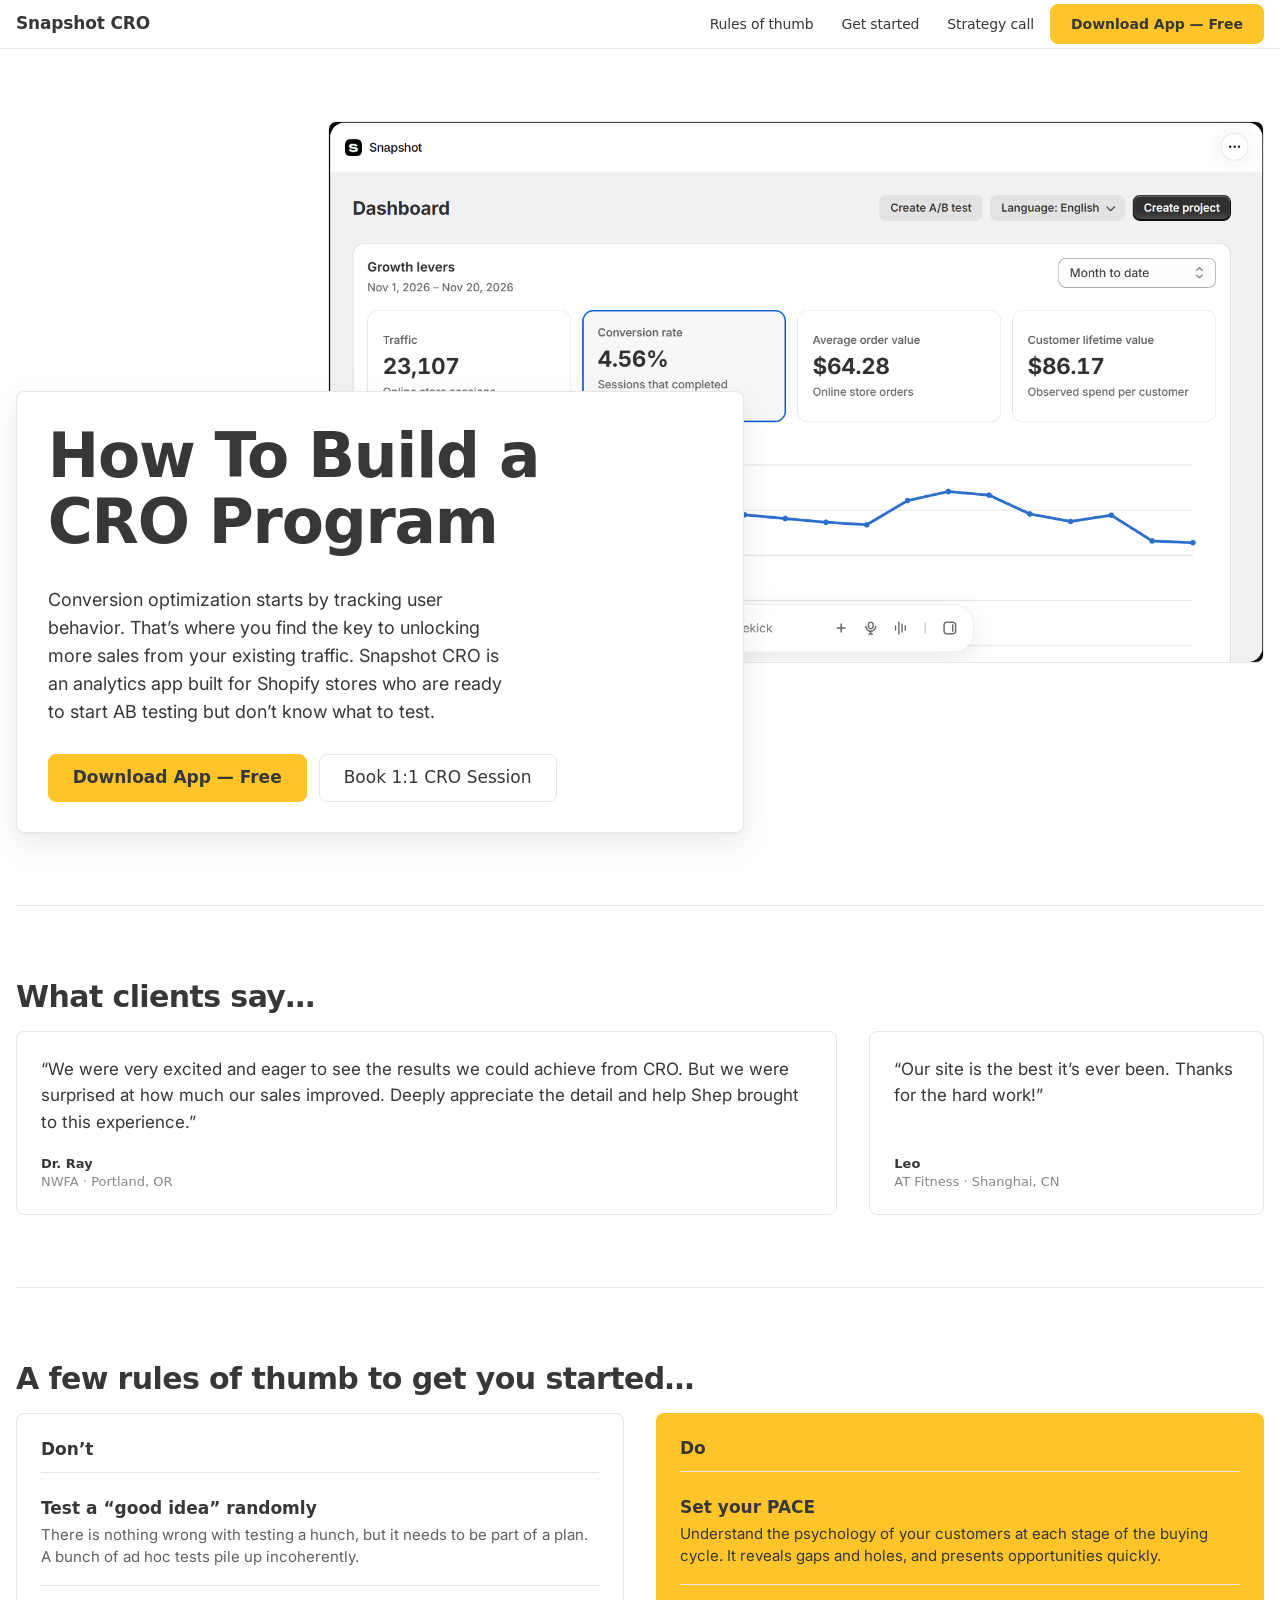
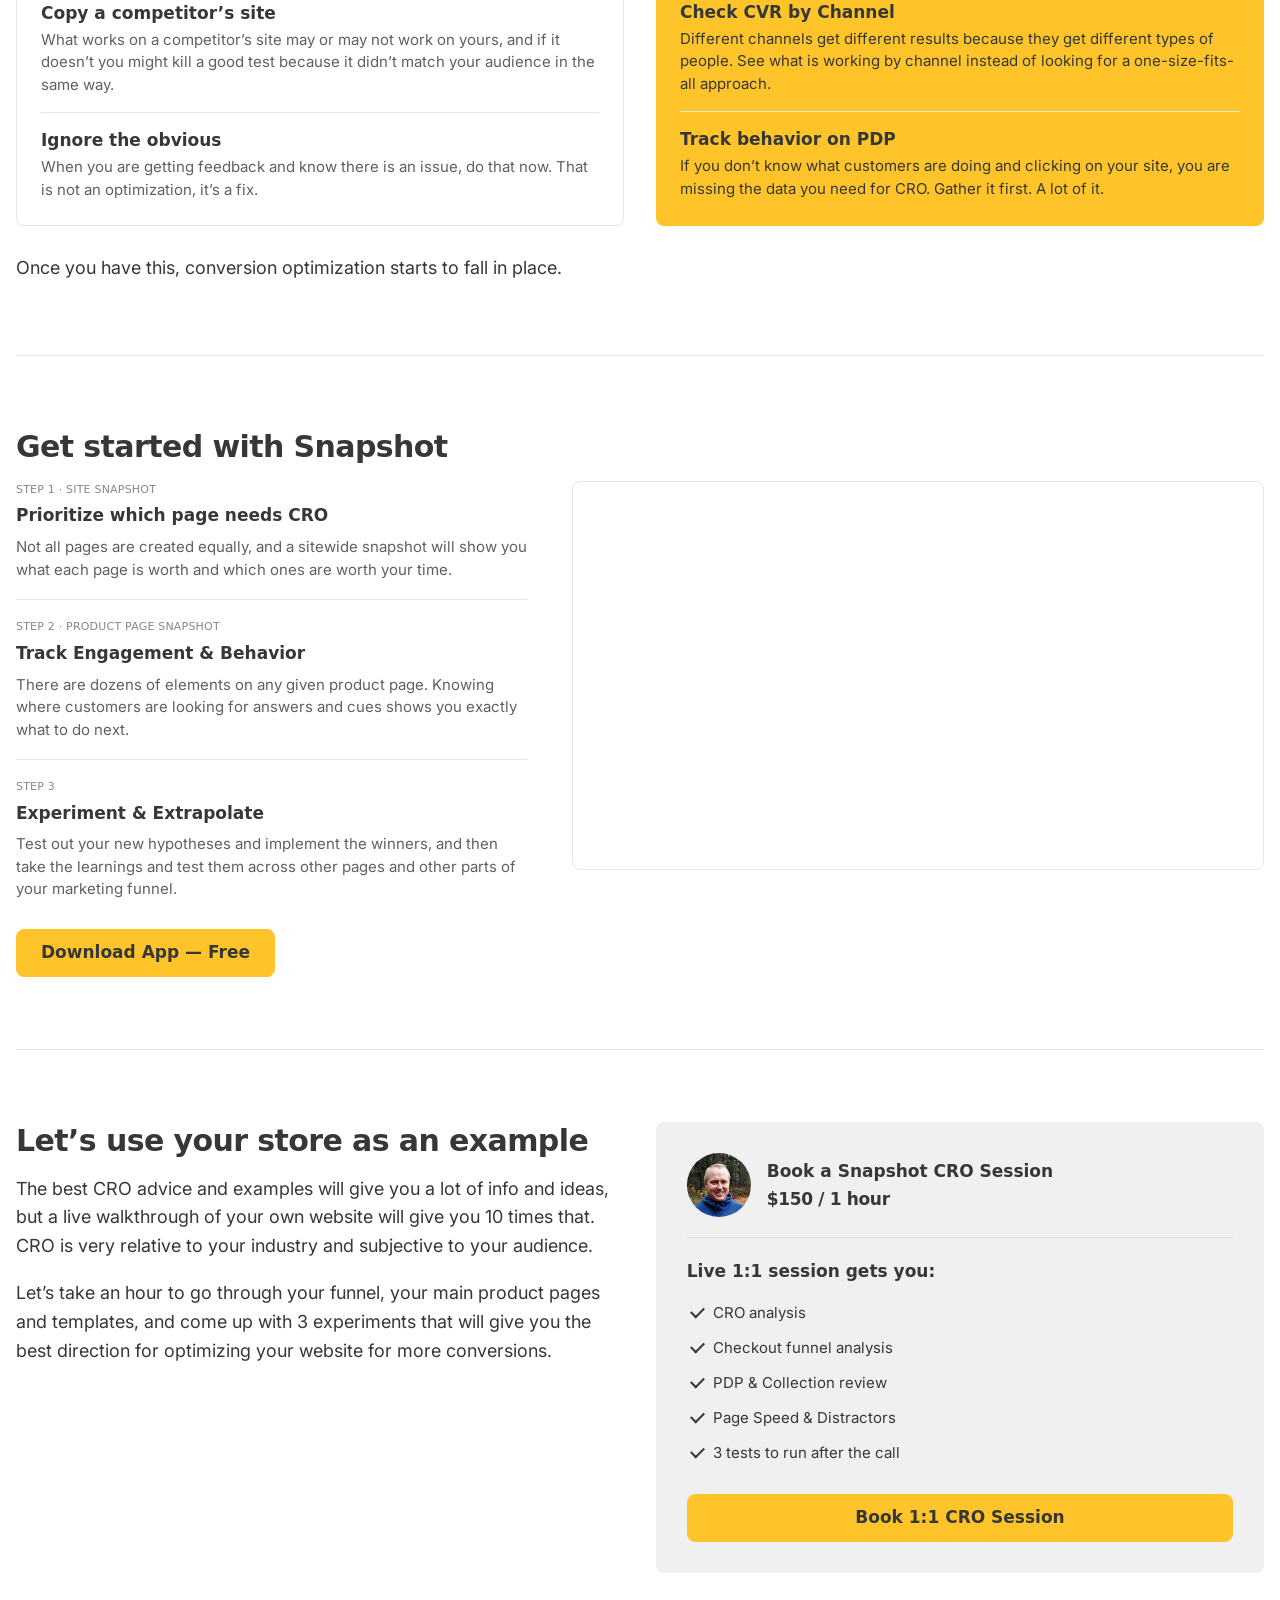
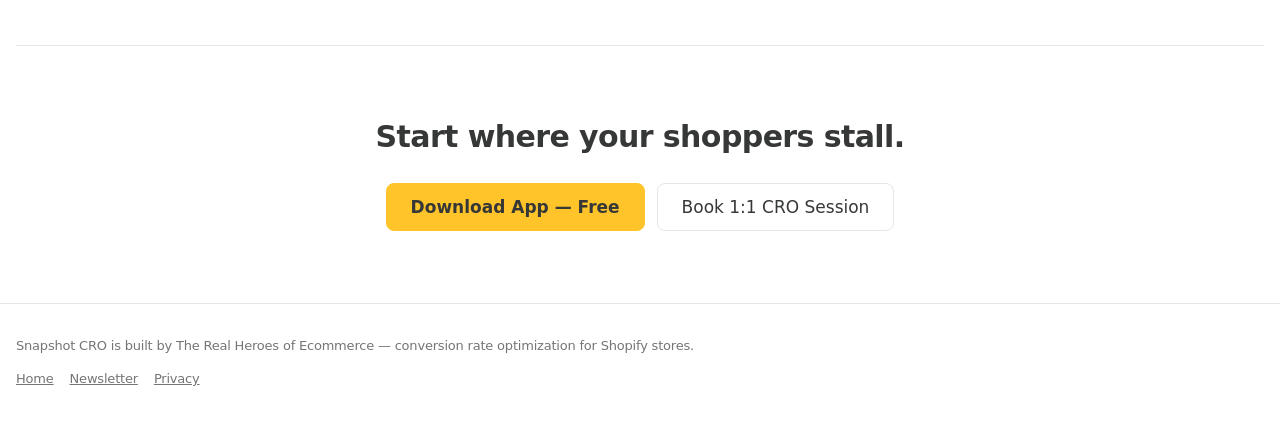
<file: index.html>
<!DOCTYPE html>
<html lang="en">
<head>
<meta charset="utf-8">
<meta name="viewport" content="width=device-width, initial-scale=1">
<title>Snapshot CRO — Know What to Test on Your Shopify Store</title>
<meta name="description" content="Snapshot CRO tracks how real shoppers behave on your Shopify store, so you know which pages to fix and what to test first. Free to install.">

<!-- Social cards. og:image must be an absolute URL, and this one assumes
     the page is served from snapshot.therealheroesofecommerce.com — if
     it ends up anywhere else, these two URLs move with it. -->
<meta property="og:type" content="website">
<meta property="og:url" content="https://snapshot.therealheroesofecommerce.com/">
<meta property="og:title" content="Snapshot CRO — Know What to Test on Your Shopify Store">
<meta property="og:description" content="Snapshot CRO tracks how real shoppers behave on your Shopify store, so you know which pages to fix and what to test first. Free to install.">
<meta property="og:image" content="https://snapshot.therealheroesofecommerce.com/assets/img/snapshot-dashboard.png">
<meta property="og:image:alt" content="The Snapshot dashboard inside Shopify admin.">
<meta name="twitter:card" content="summary_large_image">


<link rel="icon" href="assets/img/logo.png" type="image/png">
<link rel="preconnect" href="https://fonts.googleapis.com">
<link rel="preconnect" href="https://fonts.gstatic.com" crossorigin>
<!-- Inter for body copy. Headings stay on the system stack. -->
<link href="https://fonts.googleapis.com/css2?family=Inter:wght@400;500;600;700&display=swap" rel="stylesheet">

<!-- Built on the Substack theme from heroesofecommerce.substack.com,
     so the landing page and the newsletter read as one property. The
     earlier designs are archived at /poster/ and /v1/, and an
     alternate copy draft at /v2/. None is linked from here. -->
<link rel="stylesheet" href="style.css">
</head>
<body>

  <header class="site-header">
    <div class="wrap header-inner">
      <a class="brand" href="./">Snapshot CRO</a>
      <nav class="site-nav" aria-label="Primary">
        <a class="nav-link" href="#rules">Rules of thumb</a>
        <a class="nav-link" href="#start">Get started</a>
        <a class="nav-link" href="#call">Strategy call</a>
        <a class="btn btn-primary" href="https://apps.shopify.com/snapshot-cro">Download App &mdash; Free</a>
      </nav>
    </div>
  </header>

  <main class="wrap">

    <!-- 1 ---- the pitch ---- -->
    <section id="pitch">
      <!-- Copy left, product right. The shot is the wider column: it is
           a 16:9 screenshot with real numbers in it, and squeezing it to
           match the text column would make them unreadable. -->
      <div class="hero-grid">
        <div class="hero-copy">
          <h1>How To Build a CRO Program</h1>
          <p class="lead">
            Conversion optimization starts by tracking user behavior.
            That&rsquo;s where you find the key to unlocking more sales from
            your existing traffic. Snapshot CRO is an analytics app built for
            Shopify stores who are ready to start AB testing but don&rsquo;t
            know what to test.
          </p>
          <div class="btn-row">
            <a class="btn btn-primary btn-lg" href="https://apps.shopify.com/snapshot-cro">Download App &mdash; Free</a>
            <a class="btn btn-secondary btn-lg" href="#call">Book 1:1 CRO Session</a>
          </div>
        </div>

        <figure class="hero-shot">
          <img src="assets/img/snapshot-dashboard.png"
               alt="The Snapshot dashboard inside Shopify admin, showing traffic, conversion rate, average order value and customer lifetime value for the month to date, with a conversion rate trend line below."
               width="1512" height="874" loading="eager" decoding="async">
        </figure>
      </div>
    </section>

    <!-- 2 ---- social proof ----
         Quotes from clients. Cards for now; a carousel is a later
         decision. Copy and names are lorem placeholder. -->
    <section id="proof">
      <h2>What clients say&hellip;</h2>

      <div class="cols quotes">
        <blockquote class="card">
          <p class="card-body">
            &ldquo;We were very excited and eager to see the results we could
            achieve from CRO. But we were surprised at how much our sales
            improved. Deeply appreciate the detail and help Shep brought to
            this experience.&rdquo;
          </p>
          <div class="quote-by">
            <p class="quote-name">Dr. Ray
              <span class="quote-role">NWFA &middot; Portland, OR</span>
            </p>
          </div>
        </blockquote>

        <blockquote class="card">
          <p class="card-body">
            &ldquo;Our site is the best it&rsquo;s ever been. Thanks for the
            hard work!&rdquo;
          </p>
          <div class="quote-by">
            <p class="quote-name">Leo
              <span class="quote-role">AT Fitness &middot; Shanghai, CN</span>
            </p>
          </div>
        </blockquote>

      </div>
    </section>

    <!-- 3 ---- rules of thumb ---- -->
    <section id="rules">
      <h2>A few rules of thumb to get you started&hellip;</h2>

      <div class="cols cols-2">
        <div class="rule-col rule-col--dont">
          <h3>Don&rsquo;t</h3>
          <ul>
            <li>
              <p class="rule-name">Test a &ldquo;good idea&rdquo; randomly</p>
              <p class="explain">
                There is nothing wrong with testing a hunch, but it needs to be
                part of a plan. A bunch of ad hoc tests pile up incoherently.
              </p>
            </li>
            <li>
              <p class="rule-name">Copy a competitor&rsquo;s site</p>
              <p class="explain">
                What works on a competitor&rsquo;s site may or may not work on
                yours, and if it doesn&rsquo;t you might kill a good test
                because it didn&rsquo;t match your audience in the same way.
              </p>
            </li>
            <li>
              <p class="rule-name">Ignore the obvious</p>
              <p class="explain">
                When you are getting feedback and know there is an issue, do
                that now. That is not an optimization, it&rsquo;s a fix.
              </p>
            </li>
          </ul>
        </div>

        <div class="rule-col rule-col--do">
          <h3>Do</h3>
          <ul>
            <li>
              <p class="rule-name">Set your PACE</p>
              <p class="explain">
                Understand the psychology of your customers at each stage of the
                buying cycle. It reveals gaps and holes, and presents
                opportunities quickly.
              </p>
            </li>
            <li>
              <p class="rule-name">Check CVR by Channel</p>
              <p class="explain">
                Different channels get different results because they get
                different types of people. See what is working by channel
                instead of looking for a one-size-fits-all approach.
              </p>
            </li>
            <li>
              <p class="rule-name">Track behavior on PDP</p>
              <p class="explain">
                If you don&rsquo;t know what customers are doing and clicking on
                your site, you are missing the data you need for CRO. Gather it
                first. A lot of it.
              </p>
            </li>
          </ul>
        </div>
      </div>

      <p style="margin-top:28px">
        Once you have this, conversion optimization starts to fall in place.
      </p>
    </section>

    <!-- 4 ---- getting started ----
         The three steps and the video are one section now. They were
         two, each ending in its own download button, which asked for
         the same click twice in a row. The steps carry no artwork so
         the video is the only visual the section has. -->
    <section id="start">
      <h2>Get started with Snapshot</h2>

      <div class="start-grid">
      <ol class="steps">
        <li>
          <p class="step-num">Step 1 &middot; Site Snapshot</p>
          <h3>Prioritize which page needs CRO</h3>
          <p class="explain">
            Not all pages are created equally, and a sitewide snapshot will show
            you what each page is worth and which ones are worth your time.
          </p>
        </li>

        <li>
          <p class="step-num">Step 2 &middot; Product Page Snapshot</p>
          <h3>Track Engagement &amp; Behavior</h3>
          <p class="explain">
            There are dozens of elements on any given product page. Knowing
            where customers are looking for answers and cues shows you exactly
            what to do next.
          </p>
        </li>

        <li>
          <p class="step-num">Step 3</p>
          <h3>Experiment &amp; Extrapolate</h3>
          <p class="explain">
            Test out your new hypotheses and implement the winners, and then
            take the learnings and test them across other pages and other parts
            of your marketing funnel.
          </p>
        </li>
      </ol>

      <!-- Loom embed. The share id is the last path segment of the
           loom.com/share/… link; /embed/ is the same id on the player
           route. Lazy, because it sits below the fold on most screens. -->
      <figure class="section-video">
        <iframe src="https://www.loom.com/embed/8635dcac40f84cc8bc35df5056b1b7d1"
                title="Snapshot CRO walkthrough"
                loading="lazy"
                allow="fullscreen"
                allowfullscreen></iframe>
      </figure>
      </div>

      <div class="btn-row">
        <a class="btn btn-primary btn-lg" href="https://apps.shopify.com/snapshot-cro">Download App &mdash; Free</a>
      </div>
    </section>

    <!-- 6 ---- the offer ---- -->
    <section id="call">
      <div class="offer">
        <div>
          <h2>Let&rsquo;s use your store as an example</h2>
          <p>
            The best CRO advice and examples will give you a lot of info and
            ideas, but a live walkthrough of your own website will give you 10
            times that. CRO is very relative to your industry and subjective to
            your audience.
          </p>
          <p>
            Let&rsquo;s take an hour to go through your funnel, your main
            product pages and templates, and come up with 3 experiments that
            will give you the best direction for optimizing your website for
            more conversions.
          </p>
        </div>

        <!-- The booking box. The face is here rather than in a separate
             bio section because this is the one place on the page where
             the reader is deciding whether to spend an hour with a
             person, and that is who they would be spending it with. -->
        <aside class="offer-aside book-card">
          <div class="book-head">
            <img class="book-face" src="assets/img/shep.webp"
                 alt="Shep, who runs the session"
                 width="120" height="120" loading="lazy" decoding="async">
            <div class="book-title">
              <h3>Book a Snapshot CRO Session</h3>
              <p class="price">$150 / 1 hour</p>
            </div>
          </div>

          <p class="book-lead">Live 1:1 session gets you:</p>
          <ul class="book-list">
            <li>CRO analysis</li>
            <li>Checkout funnel analysis</li>
            <li>PDP &amp; Collection review</li>
            <li>Page Speed &amp; Distractors</li>
            <li>3 tests to run after the call</li>
          </ul>

          <a class="btn btn-primary btn-lg btn-block" href="https://cal.com/jason-shepherd-fblx2v/snapshot-cro">Book 1:1 CRO Session</a>
        </aside>
      </div>

      <!-- HIDDEN, not deleted. Past examples: three case-study cards,
           still on lorem and placeholder art. Uncomment when there is
           real work to put in them; the .example rules are still in
           the stylesheet waiting for it.

      <h3 style="margin-top:48px">Or check out past examples</h3>
      <div class="cols cols-3">
        <article class="example">
          <div class="ph ph-card">Example 1 &mdash; 4:3</div>
          <h4 class="tbd">Lorem ipsum dolor sit</h4>
          <p class="tbd">Consectetur adipiscing elit sed do eiusmod.</p>
        </article>
        <article class="example">
          <div class="ph ph-card">Example 2 &mdash; 4:3</div>
          <h4 class="tbd">Tempor incididunt labore</h4>
          <p class="tbd">Ut enim ad minim veniam quis nostrud.</p>
        </article>
        <article class="example">
          <div class="ph ph-card">Example 3 &mdash; 4:3</div>
          <h4 class="tbd">Magna aliqua veniam</h4>
          <p class="tbd">Duis aute irure dolor in reprehenderit.</p>
        </article>
      </div>
      -->
    </section>

    <!-- 7 ---- closing ---- -->
    <section id="close" class="closing">
      <h2>Start where your shoppers stall.</h2>
      <div class="btn-row">
        <a class="btn btn-primary btn-lg" href="https://apps.shopify.com/snapshot-cro">Download App &mdash; Free</a>
        <a class="btn btn-secondary btn-lg" href="https://cal.com/jason-shepherd-fblx2v/snapshot-cro">Book 1:1 CRO Session</a>
      </div>
    </section>

  </main>

  <footer class="site-footer">
    <div class="wrap">
      <p>
        Snapshot CRO is built by The Real Heroes of Ecommerce &mdash; conversion
        rate optimization for Shopify stores.
      </p>
      <p class="footer-links">
        <a href="https://therealheroesofecommerce.com/">Home</a>
        <a href="https://therealheroesofecommerce.com/newsletter.html">Newsletter</a>
        <a href="https://therealheroesofecommerce.com/snapshot-privacy-policy.html">Privacy</a>
      </p>
    </div>
  </footer>

</body>
</html>
</file>
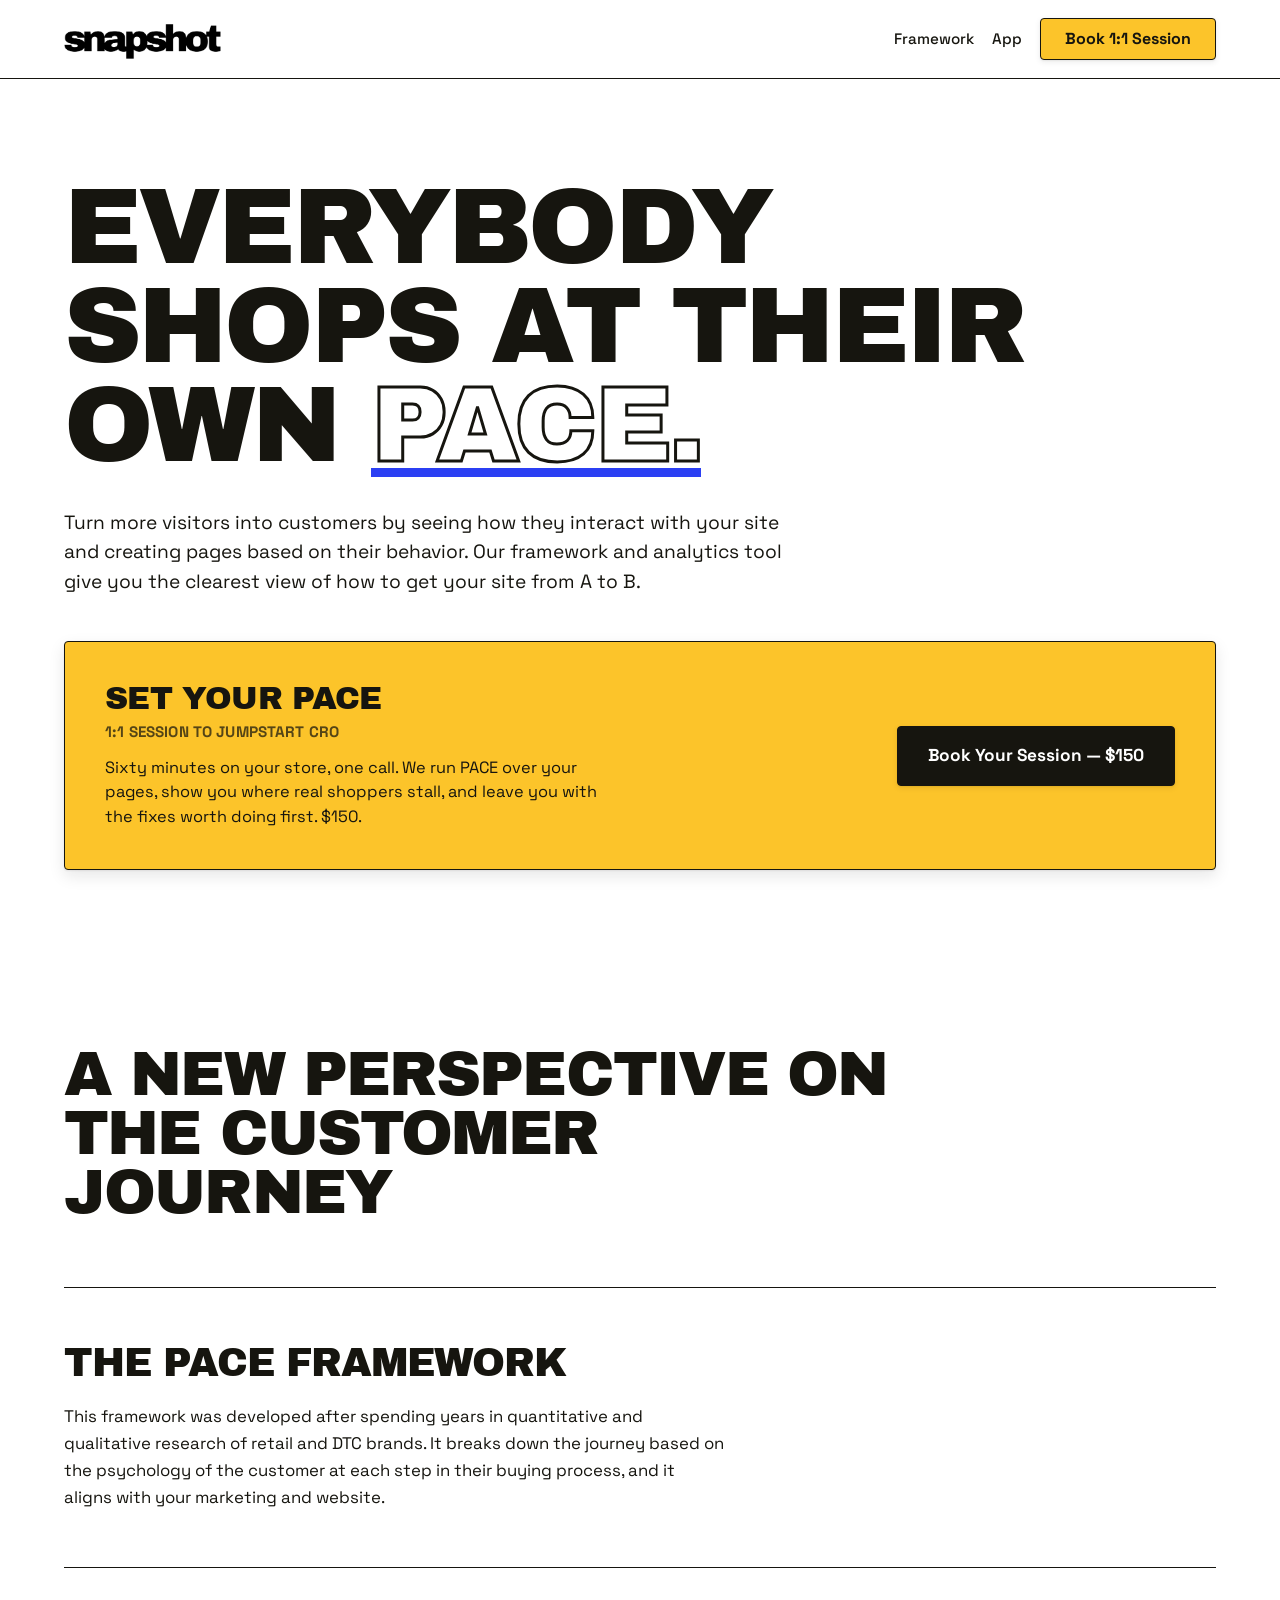
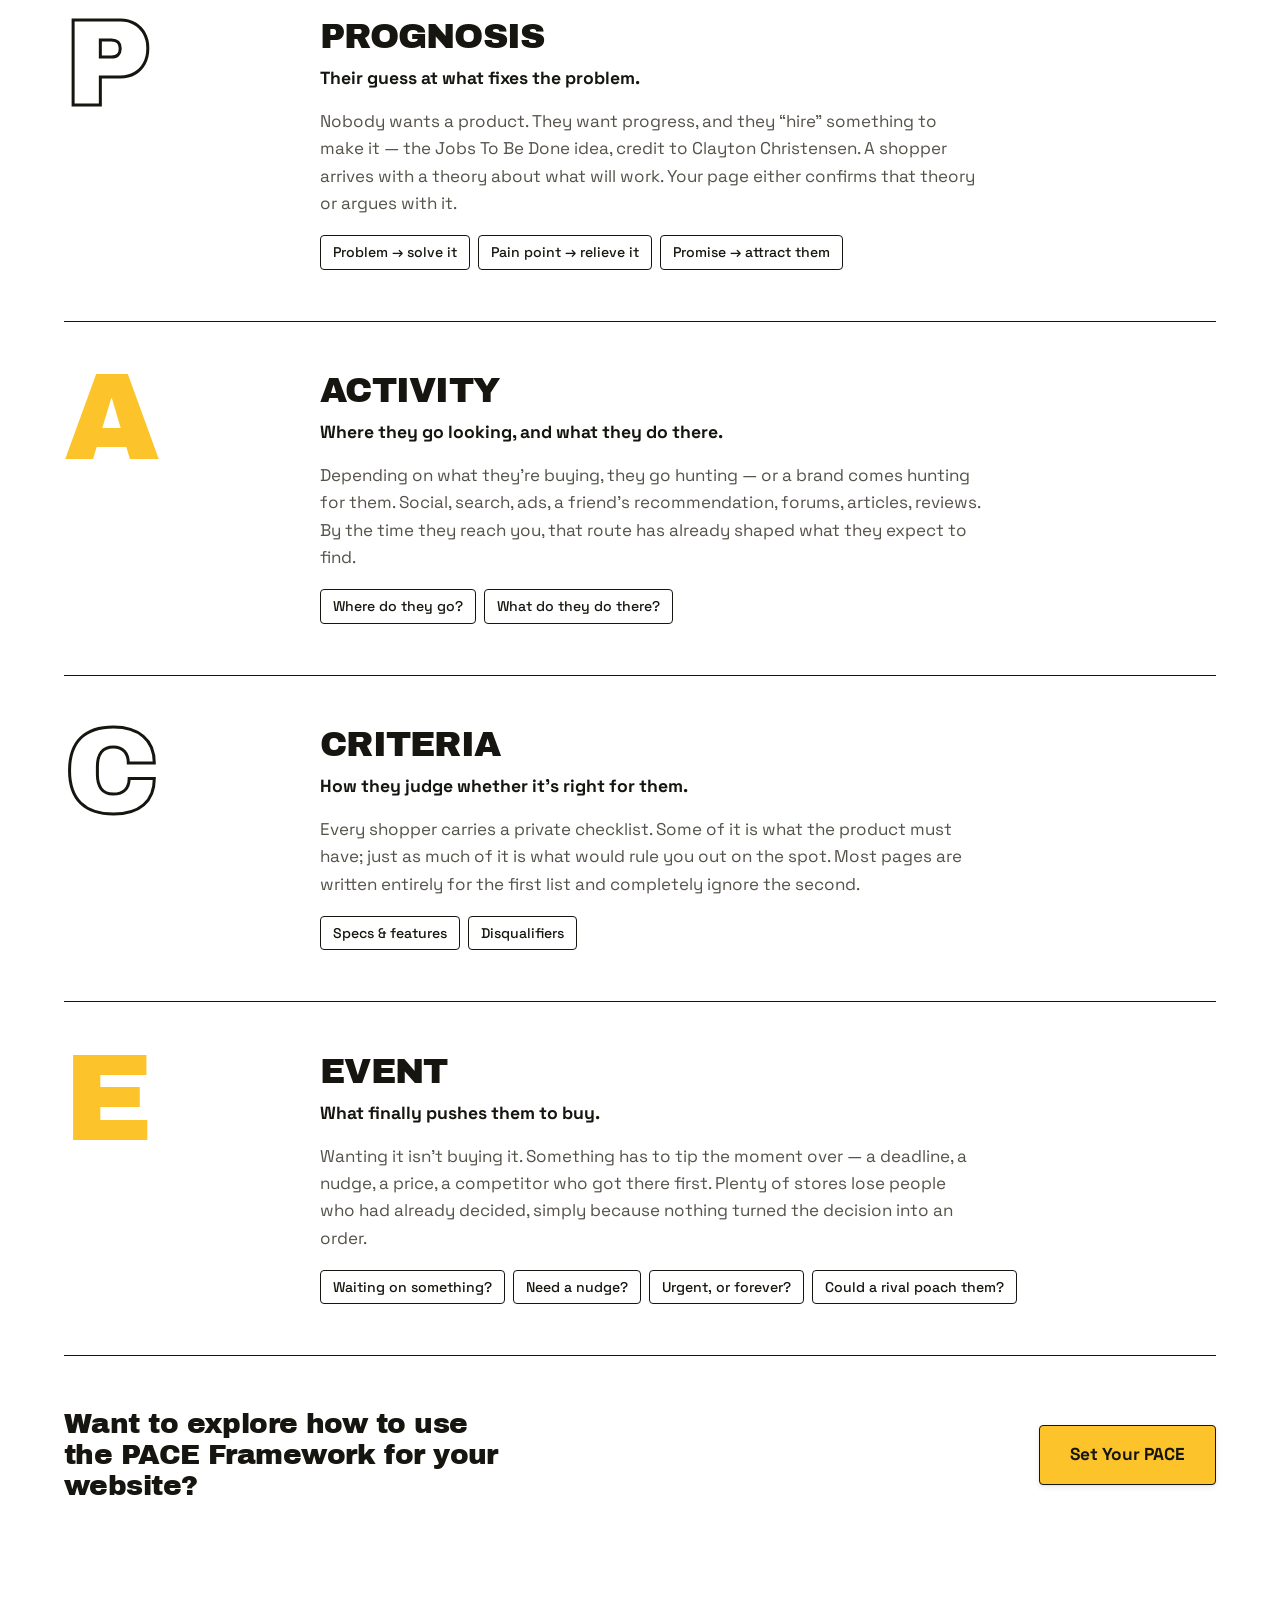
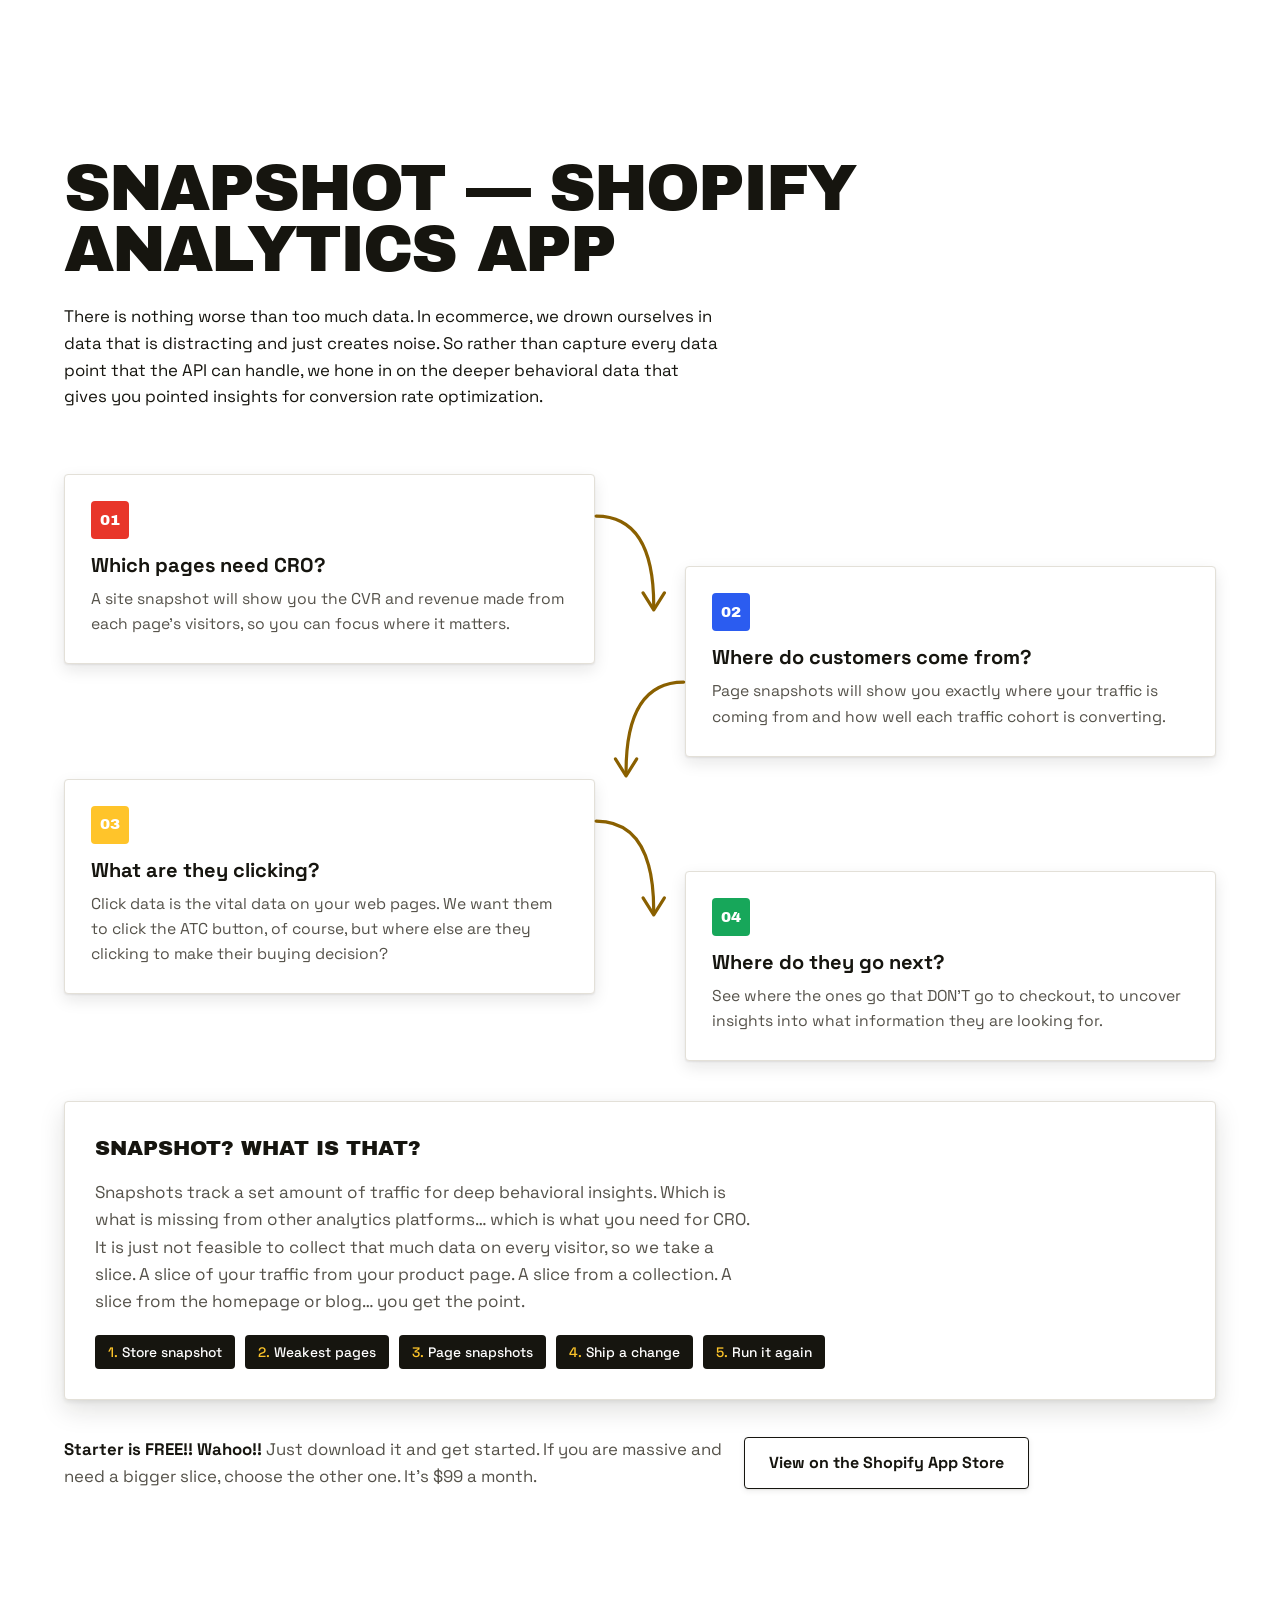
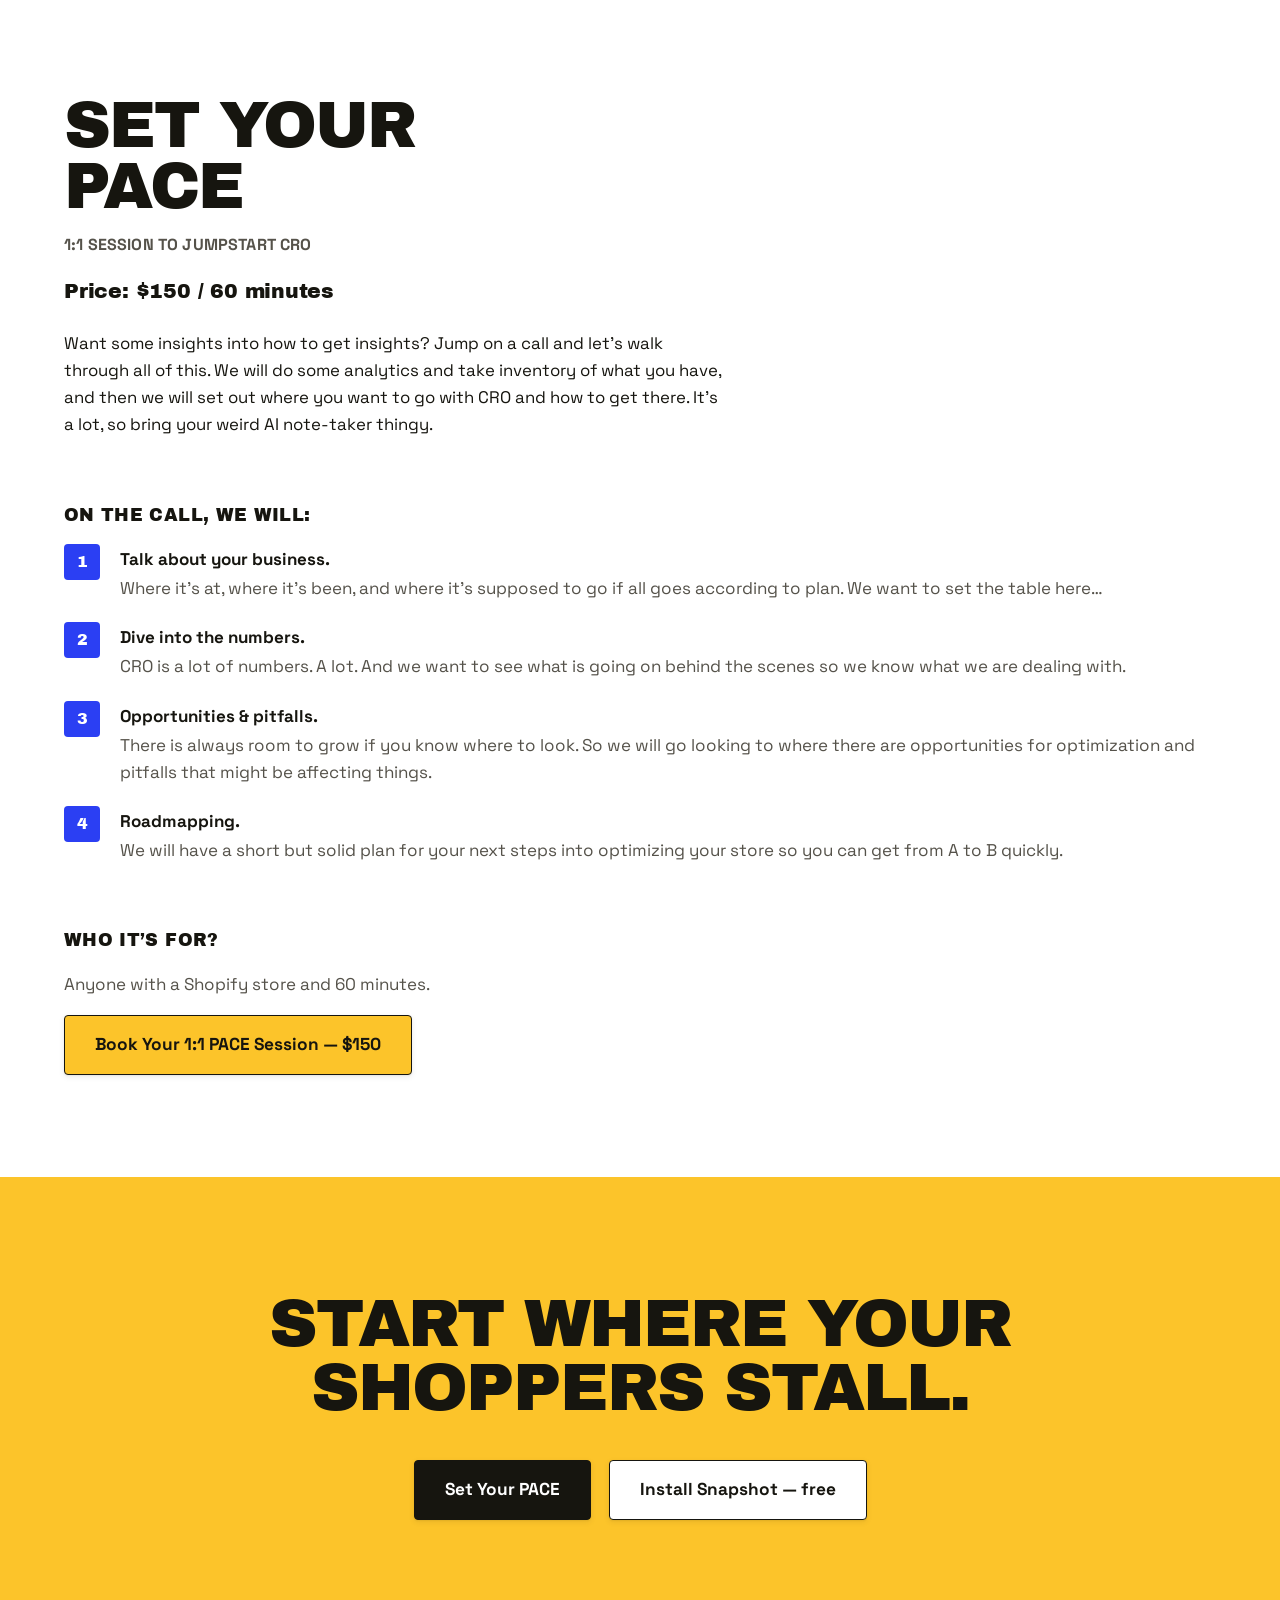
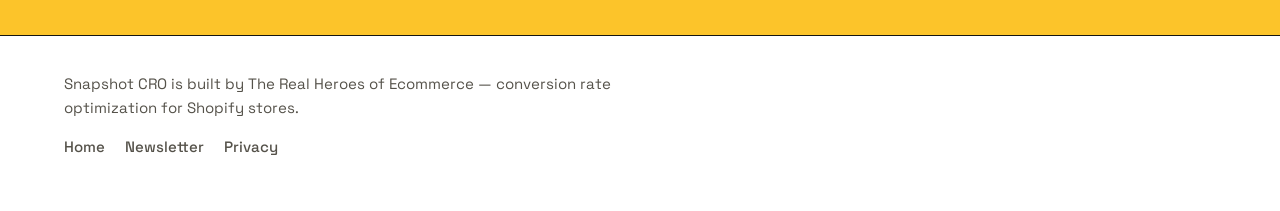
<file: poster/index.html>
<!DOCTYPE html>
<html lang="en">
<head>
<meta charset="utf-8">
<meta name="viewport" content="width=device-width, initial-scale=1">
<title>Snapshot CRO — archived — Everybody shops at their own pace</title>
<meta name="description" content="PACE is how we find where real shoppers stall. Snapshot is how we measure it. Set Your PACE on a 1:1 session, or install the Shopify app free.">

<meta name="robots" content="noindex">

<link rel="icon" href="../assets/img/logo.png" type="image/png">
<link rel="preconnect" href="https://fonts.googleapis.com">
<link rel="preconnect" href="https://fonts.gstatic.com" crossorigin>
<link href="https://fonts.googleapis.com/css2?family=Archivo+Black&family=Space+Grotesk:wght@400;500;700&display=swap" rel="stylesheet">
<link rel="stylesheet" href="style.css">

</head>
<body>


<!-- ====================================================================
     Poster typography on paper stock: Archivo Black for display, hard
     offset shadows, giant PACE letters as a spine.

     The earlier dark-stock design is kept at /v1/ for reference. It is
     not linked from anywhere and is not indexed.
     ==================================================================== -->

  <header class="site-header">
    <div class="header-inner">
      <a class="brand" href="./" aria-label="Snapshot CRO home">
        <img src="../assets/img/logo-black.png" alt="Snapshot CRO" width="920" height="270">
      </a>

      <nav class="site-nav" aria-label="Primary">
        <a class="nav-link" href="#pace">Framework</a>
        <a class="nav-link" href="#snapshot">App</a>
        <a class="btn btn-primary" href="https://cal.com/jason-shepherd-fblx2v/snapshot-cro">Book 1:1 Session</a>
      </nav>
    </div>
  </header>

  <main>

    <!-- ---- hero ---- -->
    <section class="hero">
      <h1 class="hero-title">
        <span class="line">Everybody</span>
        <span class="line">shops at their</span>
        <span class="line">own <em>pace.</em></span>
      </h1>

      <p class="hero-sub">
        Turn more visitors into customers by seeing how they interact with your
        site and creating pages based on their behavior. Our framework and
        analytics tool give you the clearest view of how to get your site from
        A to B.
      </p>

      <div class="hero-offer">
        <div class="hero-offer-text">
          <h2 class="hero-offer-title">Set Your PACE</h2>
          <p class="hero-offer-kicker">1:1 session to jumpstart CRO</p>
          <p class="hero-offer-p">
            Sixty minutes on your store, one call. We run PACE over your pages,
            show you where real shoppers stall, and leave you with the fixes
            worth doing first. $150.
          </p>
        </div>
        <a class="btn btn-ink btn-lg" href="https://cal.com/jason-shepherd-fblx2v/snapshot-cro">Book Your Session &mdash; $150</a>
      </div>
    </section>


    <!-- ---- the framework ---- -->
    <section class="band" id="pace">
      <header class="band-head">
        <h2 class="lead-title">A new perspective on the customer journey</h2>
      </header>

      <div class="pace-head">
        <h3 class="band-title">The PACE Framework</h3>
        <p class="band-sub">
          This framework was developed after spending years in quantitative and
          qualitative research of retail and DTC brands. It breaks down the
          journey based on the psychology of the customer at each step in their
          buying process, and it aligns with your marketing and website.
        </p>
      </div>

      <ol class="stages">
        <li class="stage">
          <p class="stage-mark" aria-hidden="true">P</p>
          <div class="stage-body-wrap">
            <h4 class="stage-name">Prognosis</h4>
            <p class="stage-line">Their guess at what fixes the problem.</p>
            <p class="stage-body">
              Nobody wants a product. They want progress, and they
              &ldquo;hire&rdquo; something to make it &mdash; the Jobs To Be Done idea,
              credit to Clayton Christensen. A shopper arrives with a theory about
              what will work. Your page either confirms that theory or argues with it.
            </p>
            <ul class="chips">
              <li>Problem &rarr; solve it</li>
              <li>Pain point &rarr; relieve it</li>
              <li>Promise &rarr; attract them</li>
            </ul>
          </div>
        </li>

        <li class="stage">
          <p class="stage-mark" aria-hidden="true">A</p>
          <div class="stage-body-wrap">
            <h4 class="stage-name">Activity</h4>
            <p class="stage-line">Where they go looking, and what they do there.</p>
            <p class="stage-body">
              Depending on what they&rsquo;re buying, they go hunting &mdash; or a
              brand comes hunting for them. Social, search, ads, a friend&rsquo;s
              recommendation, forums, articles, reviews. By the time they reach you,
              that route has already shaped what they expect to find.
            </p>
            <ul class="chips">
              <li>Where do they go?</li>
              <li>What do they do there?</li>
            </ul>
          </div>
        </li>

        <li class="stage">
          <p class="stage-mark" aria-hidden="true">C</p>
          <div class="stage-body-wrap">
            <h4 class="stage-name">Criteria</h4>
            <p class="stage-line">How they judge whether it&rsquo;s right for them.</p>
            <p class="stage-body">
              Every shopper carries a private checklist. Some of it is what the
              product must have; just as much of it is what would rule you out on
              the spot. Most pages are written entirely for the first list and
              completely ignore the second.
            </p>
            <ul class="chips">
              <li>Specs &amp; features</li>
              <li>Disqualifiers</li>
            </ul>
          </div>
        </li>

        <li class="stage">
          <p class="stage-mark" aria-hidden="true">E</p>
          <div class="stage-body-wrap">
            <h4 class="stage-name">Event</h4>
            <p class="stage-line">What finally pushes them to buy.</p>
            <p class="stage-body">
              Wanting it isn&rsquo;t buying it. Something has to tip the moment over
              &mdash; a deadline, a nudge, a price, a competitor who got there first.
              Plenty of stores lose people who had already decided, simply because
              nothing turned the decision into an order.
            </p>
            <ul class="chips">
              <li>Waiting on something?</li>
              <li>Need a nudge?</li>
              <li>Urgent, or forever?</li>
              <li>Could a rival poach them?</li>
            </ul>
          </div>
        </li>
      </ol>

      <!-- Hand-off out of the framework and into the offer. Sits on the
           rule the last stage closes with, so it reads as the next beat
           of the section rather than a floating box. -->
      <div class="pace-cta">
        <p class="pace-cta-text">
          Want to explore how to use the PACE Framework for your website?
        </p>
        <a class="btn btn-primary btn-lg" href="https://cal.com/jason-shepherd-fblx2v/snapshot-cro">Set Your PACE</a>
      </div>
    </section>

    <!-- ---- the app ---- -->
    <section class="band" id="snapshot">
      <header class="band-head">
        <h2 class="band-title">Snapshot &mdash; Shopify Analytics App</h2>
        <p class="band-sub">
          There is nothing worse than too much data. In ecommerce, we drown
          ourselves in data that is distracting and just creates noise. So
          rather than capture every data point that the API can handle, we
          hone in on the deeper behavioral data that gives you pointed
          insights for conversion rate optimization.
        </p>
      </header>

      <!-- Four questions a snapshot answers, read as a sequence.
           The right column drops half a card on desktop so the eye
           zigzags 1-2-3-4 rather than reading two tidy columns. -->
      <ul class="maps">
        <li class="map">
          <p class="map-num"><span>01</span></p>
          <h3 class="map-what">Which pages need CRO?</h3>
          <p class="map-body">
            A site snapshot will show you the CVR and revenue made from each page&rsquo;s visitors, so you can focus where it matters.
          </p>
          <!-- Connector into the next card. Lives on the card, so it
               travels with the grid instead of being pinned to the
               container. Hidden the moment the grid goes single-column. -->
          <span class="map-arrow map-arrow-right" aria-hidden="true">
            <svg viewBox="0 0 72 124" fill="none">
              <path d="M2 16C32 16 56 36 56 100" stroke="currentColor"
                    stroke-width="3" stroke-linecap="round" />
              <path d="M46 88L56 104L66 88" stroke="currentColor"
                    stroke-width="3" stroke-linecap="round"
                    stroke-linejoin="round" />
            </svg>
          </span>
        </li>
        <li class="map">
          <p class="map-num"><span>02</span></p>
          <h3 class="map-what">Where do customers come from?</h3>
          <p class="map-body">
            Page snapshots will show you exactly where your traffic is coming from and how well each traffic cohort is converting.
          </p>
          <span class="map-arrow map-arrow-left" aria-hidden="true">
            <svg viewBox="0 0 72 124" fill="none">
              <path d="M2 16C32 16 56 36 56 100" stroke="currentColor"
                    stroke-width="3" stroke-linecap="round" />
              <path d="M46 88L56 104L66 88" stroke="currentColor"
                    stroke-width="3" stroke-linecap="round"
                    stroke-linejoin="round" />
            </svg>
          </span>
        </li>
        <li class="map">
          <p class="map-num"><span>03</span></p>
          <h3 class="map-what">What are they clicking?</h3>
          <p class="map-body">
            Click data is the vital data on your web pages. We want them to click the ATC button, of course, but where else are they clicking to make their buying decision?
          </p>
          <!-- Connector into the next card. Lives on the card, so it
               travels with the grid instead of being pinned to the
               container. Hidden the moment the grid goes single-column. -->
          <span class="map-arrow map-arrow-right" aria-hidden="true">
            <svg viewBox="0 0 72 124" fill="none">
              <path d="M2 16C32 16 56 36 56 100" stroke="currentColor"
                    stroke-width="3" stroke-linecap="round" />
              <path d="M46 88L56 104L66 88" stroke="currentColor"
                    stroke-width="3" stroke-linecap="round"
                    stroke-linejoin="round" />
            </svg>
          </span>
        </li>
        <li class="map">
          <p class="map-num"><span>04</span></p>
          <h3 class="map-what">Where do they go next?</h3>
          <p class="map-body">
            See where the ones go that DON&rsquo;T go to checkout, to uncover insights into what information they are looking for.
          </p>
        </li>
      </ul>

      <div class="method">
        <h3 class="method-title">Snapshot? What is that?</h3>
        <p>
          Snapshots track a set amount of traffic for deep behavioral insights.
          Which is what is missing from other analytics platforms&hellip; which is
          what you need for CRO. It is just not feasible to collect that much
          data on every visitor, so we take a slice. A slice of your traffic from
          your product page. A slice from a collection. A slice from the homepage
          or blog&hellip; you get the point.
        </p>
        <ol class="flow">
          <li>Store snapshot</li>
          <li>Weakest pages</li>
          <li>Page snapshots</li>
          <li>Ship a change</li>
          <li>Run it again</li>
        </ol>
      </div>

      <div class="pricing">
        <p class="pricing-line">
          <strong>Starter is FREE!! Wahoo!!</strong> Just download it and get
          started. If you are massive and need a bigger slice, choose the other
          one. It&rsquo;s $99 a month.
        </p>
        <a class="btn btn-ghost" href="https://apps.shopify.com/snapshot-cro">
          View on the Shopify App Store
        </a>
      </div>
    </section>

    <!-- ---- the offer ---- -->
    <section class="band" id="call">
      <header class="band-head">
        <h2 class="band-title">Set Your <br>PACE</h2>
        <p class="band-kicker">1:1 session to jumpstart CRO</p>
        <p class="price-line">Price: $150 / 60 minutes</p>
        <p class="band-sub">
          Want some insights into how to get insights? Jump on a call and
          let&rsquo;s walk through all of this. We will do some analytics and take
          inventory of what you have, and then we will set out where you want to
          go with CRO and how to get there. It&rsquo;s a lot, so bring your weird
          AI note-taker thingy.
        </p>
      </header>

      <div class="offer-main">
        <h3 class="offer-h">On the call, we will:</h3>
        <ol class="offer-steps">
          <li>
            <strong>Talk about your business.</strong> Where it&rsquo;s at, where
            it&rsquo;s been, and where it&rsquo;s supposed to go if all goes
            according to plan. We want to set the table here&hellip;
          </li>
          <li>
            <strong>Dive into the numbers.</strong> CRO is a lot of numbers. A
            lot. And we want to see what is going on behind the scenes so we know
            what we are dealing with.
          </li>
          <li>
            <strong>Opportunities &amp; pitfalls.</strong> There is always room
            to grow if you know where to look. So we will go looking to where
            there are opportunities for optimization and pitfalls that might be
            affecting things.
          </li>
          <li>
            <strong>Roadmapping.</strong> We will have a short but solid plan for
            your next steps into optimizing your store so you can get from A to B
            quickly.
          </li>
        </ol>

        <h3 class="offer-h">Who it&rsquo;s for?</h3>
        <p class="offer-p">
          Anyone with a Shopify store and 60 minutes.
        </p>

        <div class="offer-cta">
          <a class="btn btn-primary btn-lg" href="https://cal.com/jason-shepherd-fblx2v/snapshot-cro">Book Your 1:1 PACE Session &mdash; $150</a>
        </div>
      </div>
    </section>

    <!-- ---- closing ---- -->
    <section class="closing">
      <h2 class="closing-title">Start where your<br>shoppers stall.</h2>
      <div class="cta-row">
        <a class="btn btn-primary btn-lg" href="https://cal.com/jason-shepherd-fblx2v/snapshot-cro">Set Your PACE</a>
        <a class="btn btn-ghost btn-lg" href="https://apps.shopify.com/snapshot-cro">
          Install Snapshot &mdash; free
        </a>
      </div>
    </section>

  </main>

  <footer class="site-footer">
    <div class="footer-inner">
      <p>
        Snapshot CRO is built by The Real Heroes of Ecommerce &mdash; conversion
        rate optimization for Shopify stores.
      </p>
      <p class="footer-links">
        <a href="https://therealheroesofecommerce.com/">Home</a>
        <a href="https://therealheroesofecommerce.com/newsletter.html">Newsletter</a>
        <a href="https://therealheroesofecommerce.com/snapshot-privacy-policy.html">Privacy</a>
      </p>
    </div>
  </footer>

</body>
</html>
</file>
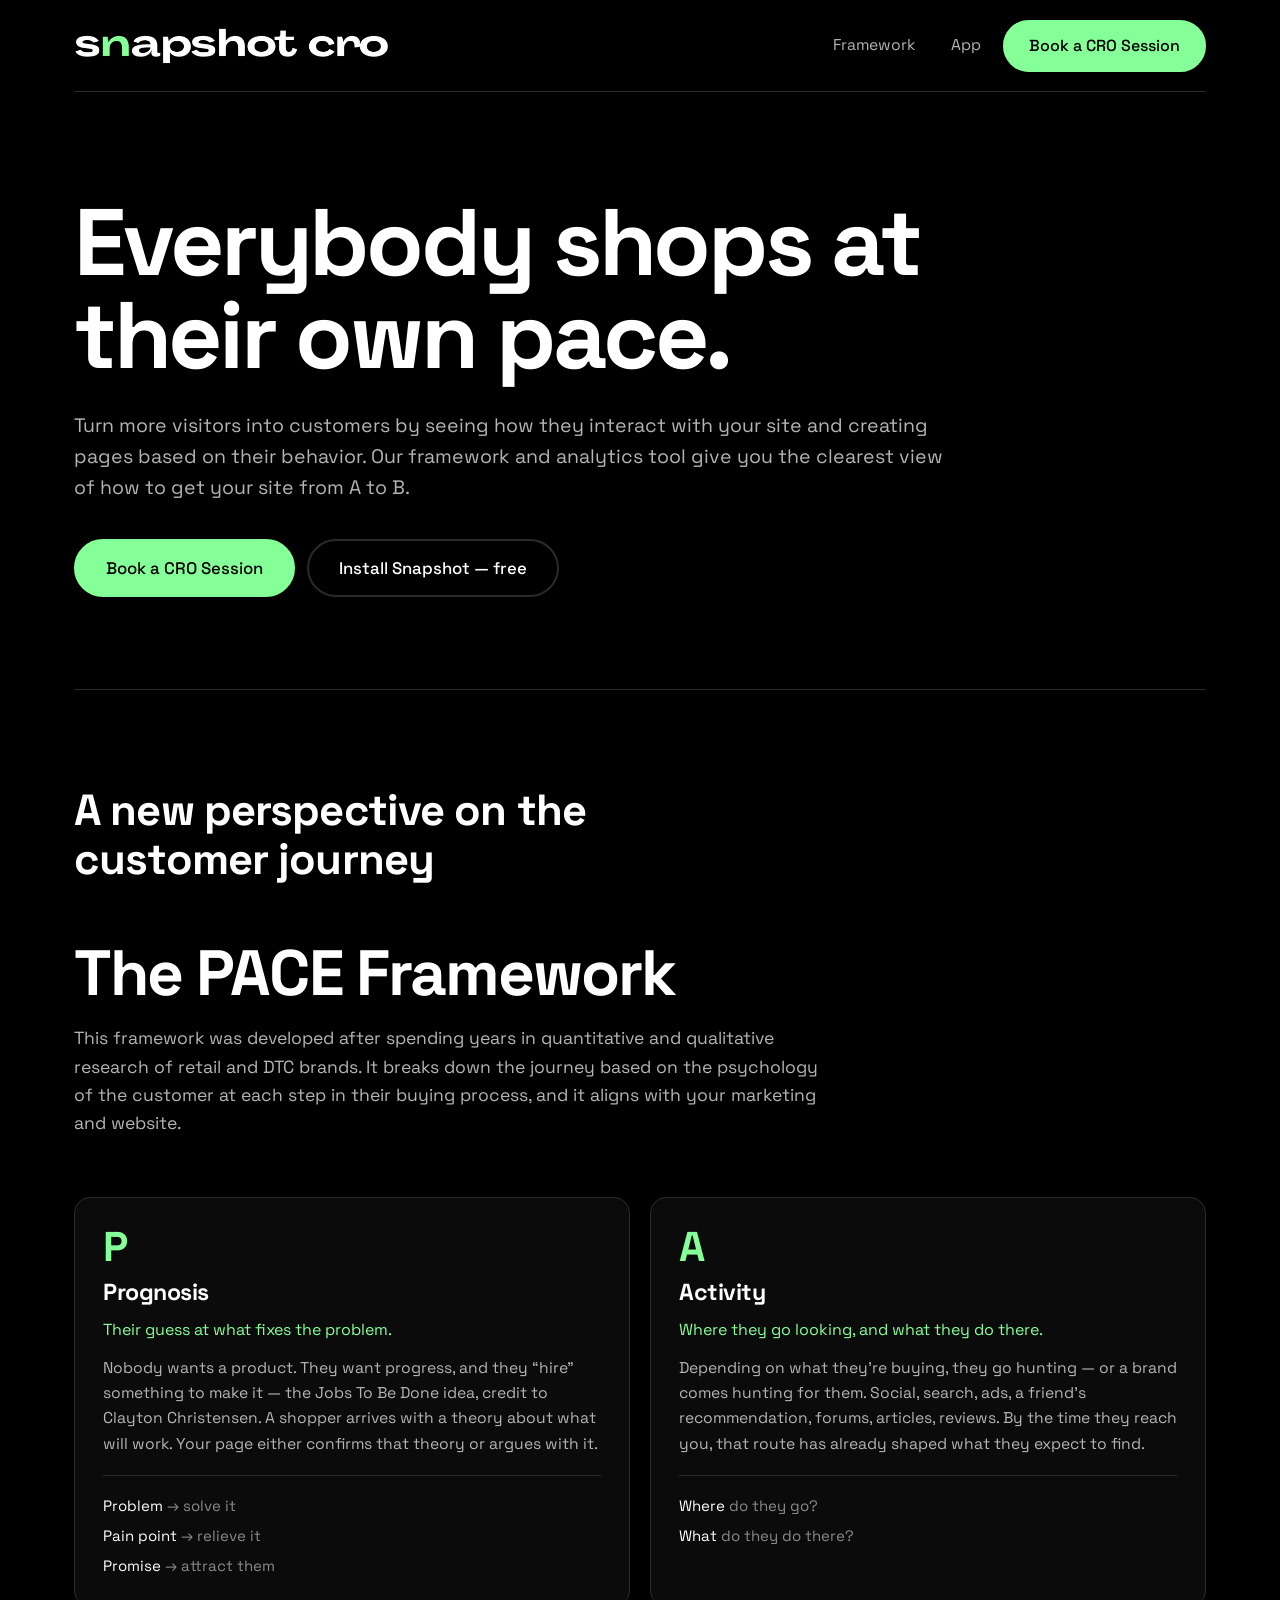
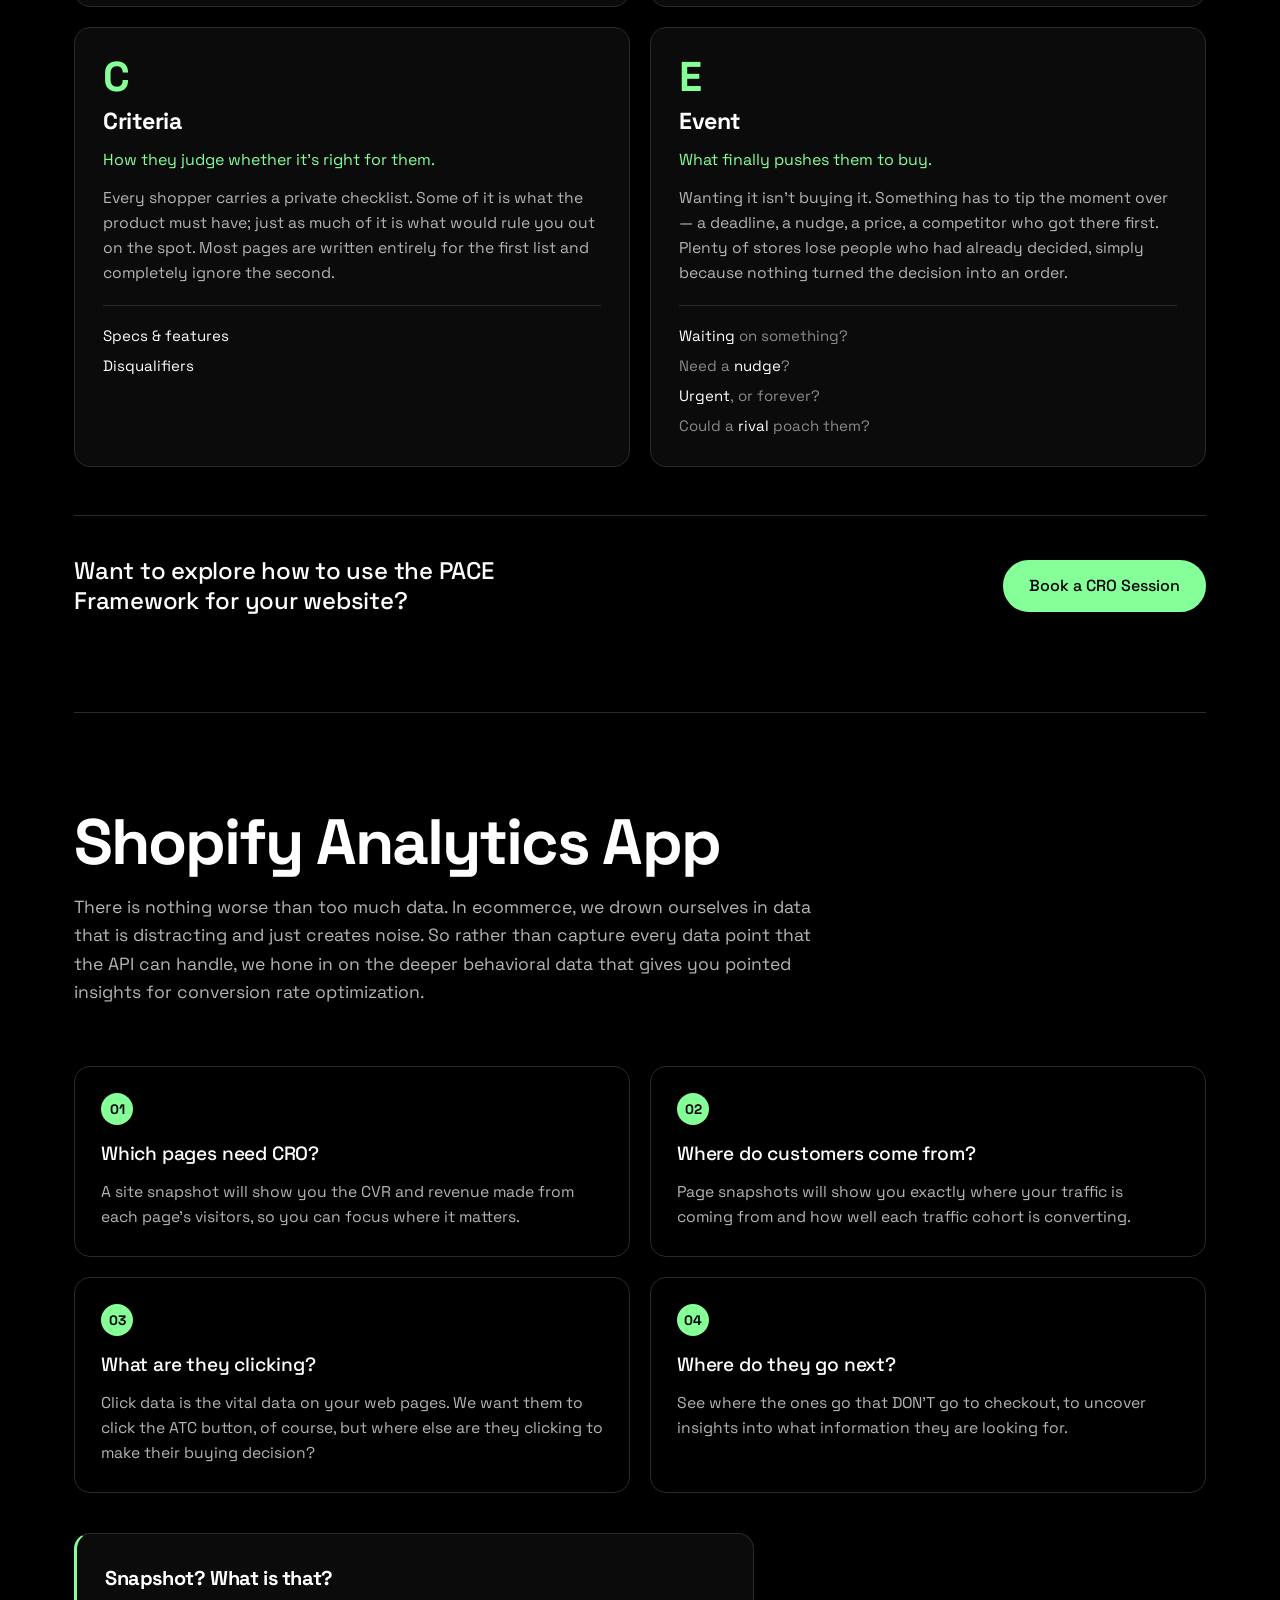
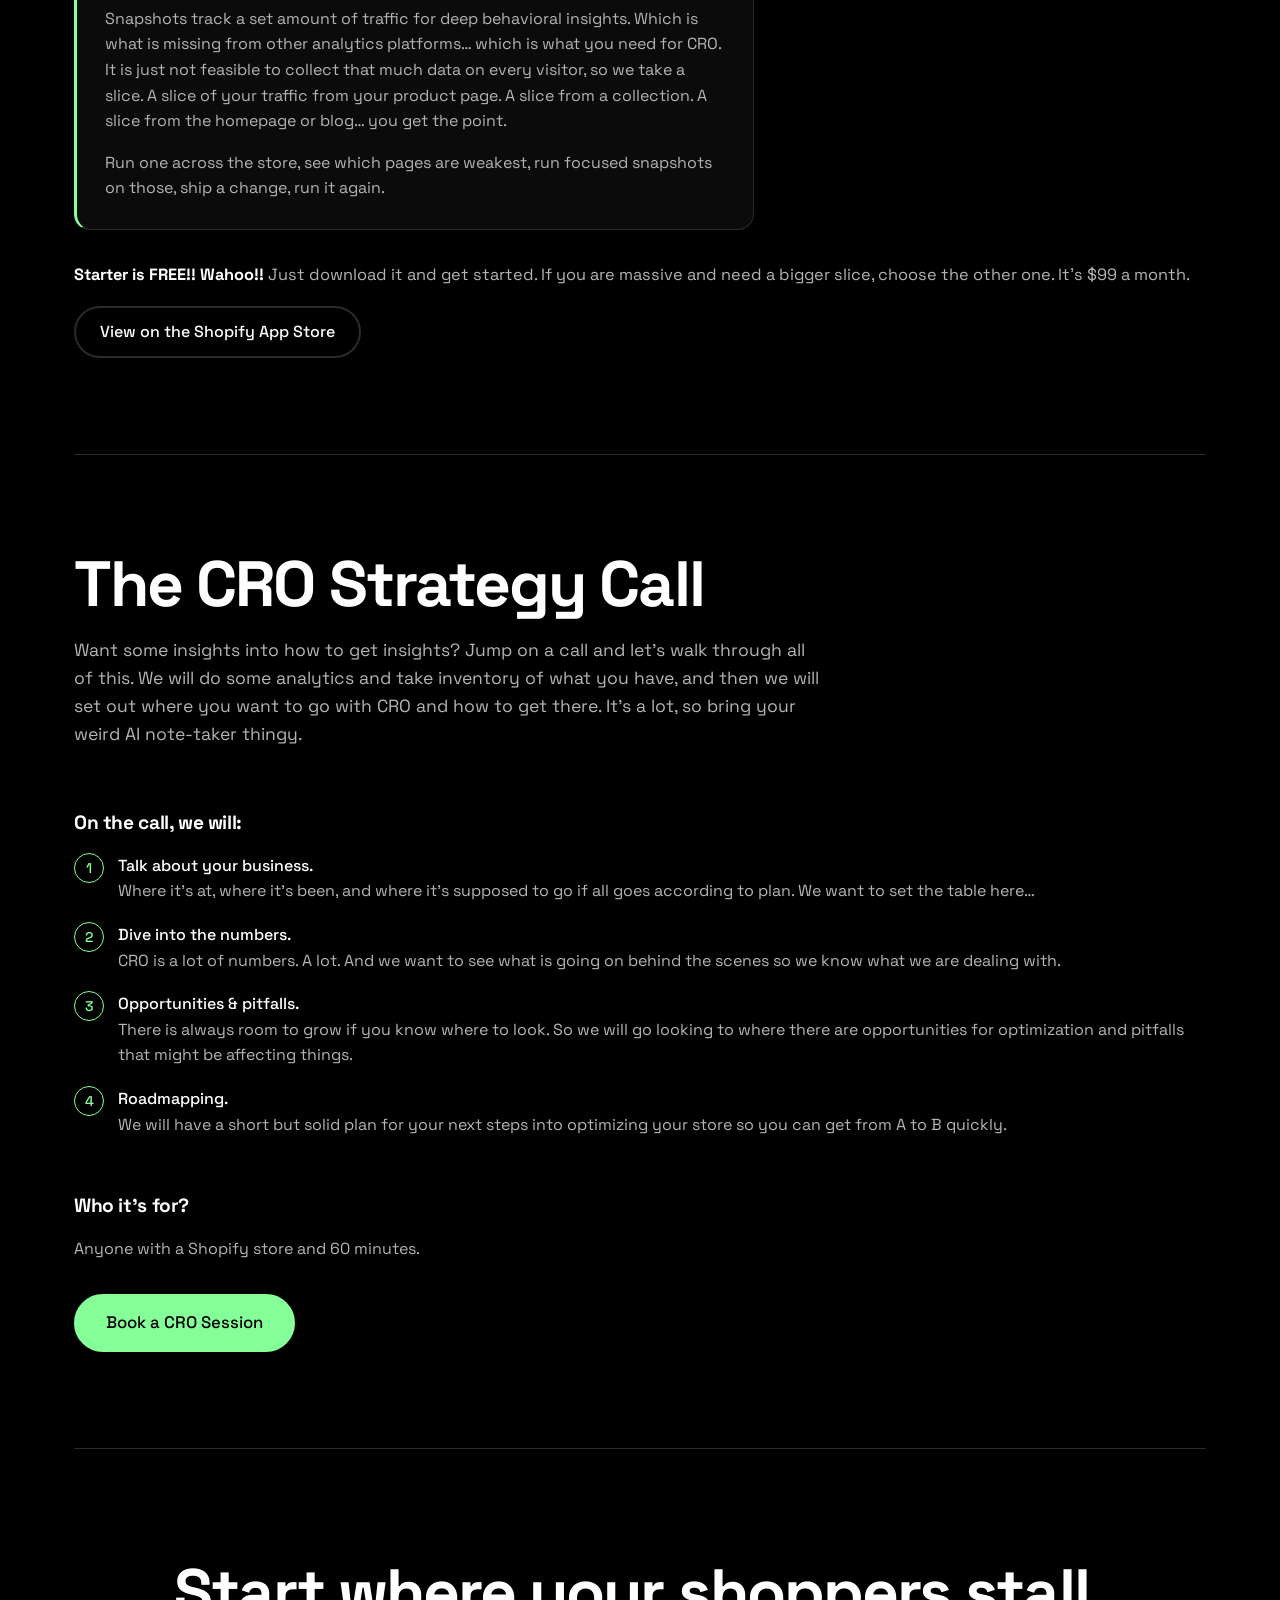
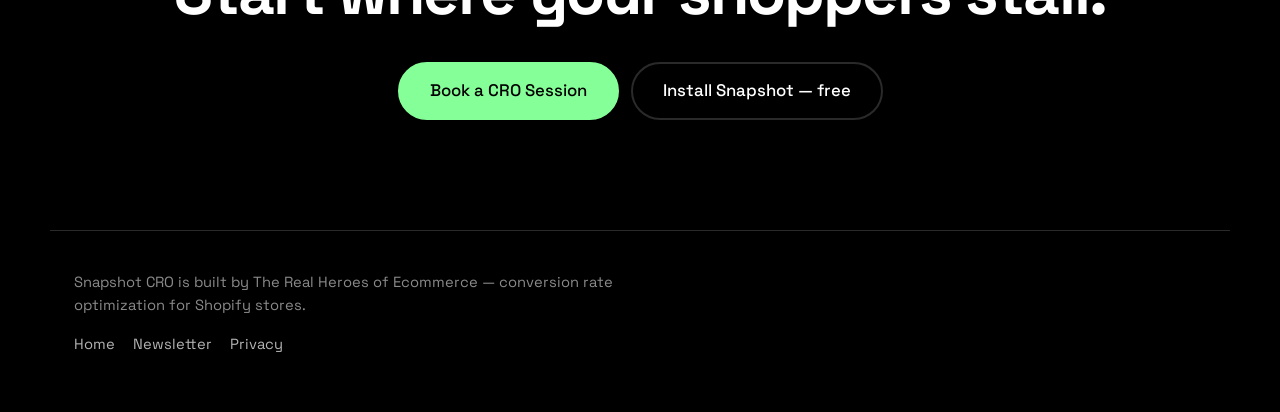
<file: v1/index.html>
<!DOCTYPE html>
<html lang="en">
<head>
<meta charset="utf-8">
<meta name="viewport" content="width=device-width, initial-scale=1">
<title>Snapshot CRO — design v1 (archived)</title>
<meta name="description" content="PACE is how we find where real shoppers stall. Snapshot is how we measure it. Book a CRO Session, or install the Shopify app free.">

<link rel="icon" href="../assets/img/logo.png" type="image/png">
<link rel="preconnect" href="https://fonts.googleapis.com">
<link rel="preconnect" href="https://fonts.gstatic.com" crossorigin>
<link href="https://fonts.googleapis.com/css2?family=Space+Grotesk:wght@400;500;700&display=swap" rel="stylesheet">
<link rel="stylesheet" href="style.css">
<meta name="robots" content="noindex">
</head>
<body>

  <!-- Archived first design, kept for reference. Not linked from the
       live site. -->

  <header class="site-header">
    <a class="brand" href="./" aria-label="Snapshot CRO home">
      <img src="../assets/img/logo.png" alt="Snapshot CRO" width="600" height="80">
    </a>

    <nav class="site-nav" aria-label="Primary">
      <a class="nav-link" href="#pace">Framework</a>
      <a class="nav-link" href="#snapshot">App</a>
      <a class="btn btn-primary" href="#call">Book a CRO Session</a>
    </nav>
  </header>

  <main>

    <!-- ---- hero ---- -->
    <section class="hero">
      <h1 class="hero-title">Everybody shops at their own pace.</h1>

      <p class="hero-sub">
        Turn more visitors into customers by seeing how they interact with your
        site and creating pages based on their behavior. Our framework and
        analytics tool give you the clearest view of how to get your site from
        A to B.
      </p>

      <div class="cta-row">
        <!-- TODO: href is a placeholder. It points at the offer section's own
             id, so the button currently does nothing. Swap it for the real
             booking URL before launch. The same dead href is on the header
             button, the framework hand-off, the offer, and the closing. -->
        <a class="btn btn-primary btn-lg" href="#call">Book a CRO Session</a>
        <a class="btn btn-ghost btn-lg" href="https://apps.shopify.com/snapshot-cro">
          Install Snapshot &mdash; free
        </a>
      </div>
    </section>

    <hr class="rule">

    <!-- ---- the framework ---- -->
    <section class="band" id="pace">
      <h2 class="lead-title">A new perspective on the customer journey</h2>

      <header class="band-head">
        <h3 class="band-title">The PACE Framework</h3>
        <p class="band-sub">
          This framework was developed after spending years in quantitative and
          qualitative research of retail and DTC brands. It breaks down the
          journey based on the psychology of the customer at each step in their
          buying process, and it aligns with your marketing and website.
        </p>
      </header>

      <ol class="stages">
        <li class="stage">
          <p class="stage-letter" aria-hidden="true">P</p>
          <h4 class="stage-name">Prognosis</h4>
          <p class="stage-line">Their guess at what fixes the problem.</p>
          <p class="stage-body">
            Nobody wants a product. They want progress, and they
            &ldquo;hire&rdquo; something to make it &mdash; the Jobs To Be Done idea,
            credit to Clayton Christensen. A shopper arrives with a theory about
            what will work. Your page either confirms that theory or argues with it.
          </p>
          <ul class="stage-list">
            <li><span>Problem</span> &rarr; solve it</li>
            <li><span>Pain point</span> &rarr; relieve it</li>
            <li><span>Promise</span> &rarr; attract them</li>
          </ul>
        </li>

        <li class="stage">
          <p class="stage-letter" aria-hidden="true">A</p>
          <h4 class="stage-name">Activity</h4>
          <p class="stage-line">Where they go looking, and what they do there.</p>
          <p class="stage-body">
            Depending on what they&rsquo;re buying, they go hunting &mdash; or a
            brand comes hunting for them. Social, search, ads, a friend&rsquo;s
            recommendation, forums, articles, reviews. By the time they reach you,
            that route has already shaped what they expect to find.
          </p>
          <ul class="stage-list">
            <li><span>Where</span> do they go?</li>
            <li><span>What</span> do they do there?</li>
          </ul>
        </li>

        <li class="stage">
          <p class="stage-letter" aria-hidden="true">C</p>
          <h4 class="stage-name">Criteria</h4>
          <p class="stage-line">How they judge whether it&rsquo;s right for them.</p>
          <p class="stage-body">
            Every shopper carries a private checklist. Some of it is what the
            product must have; just as much of it is what would rule you out on
            the spot. Most pages are written entirely for the first list and
            completely ignore the second.
          </p>
          <ul class="stage-list">
            <li><span>Specs &amp; features</span></li>
            <li><span>Disqualifiers</span></li>
          </ul>
        </li>

        <li class="stage">
          <p class="stage-letter" aria-hidden="true">E</p>
          <h4 class="stage-name">Event</h4>
          <p class="stage-line">What finally pushes them to buy.</p>
          <p class="stage-body">
            Wanting it isn&rsquo;t buying it. Something has to tip the moment over
            &mdash; a deadline, a nudge, a price, a competitor who got there first.
            Plenty of stores lose people who had already decided, simply because
            nothing turned the decision into an order.
          </p>
          <ul class="stage-list">
            <li><span>Waiting</span> on something?</li>
            <li>Need a <span>nudge</span>?</li>
            <li><span>Urgent</span>, or forever?</li>
            <li>Could a <span>rival</span> poach them?</li>
          </ul>
        </li>
      </ol>

      <!-- Hand-off out of the framework and into the offer. -->
      <div class="pace-cta">
        <p class="pace-cta-text">
          Want to explore how to use the PACE Framework for your website?
        </p>
        <a class="btn btn-primary" href="#call">Book a CRO Session</a>
      </div>
    </section>

    <hr class="rule">

    <!-- ---- the app ---- -->
    <section class="band" id="snapshot">
      <header class="band-head">
        <h2 class="band-title">Shopify Analytics App</h2>
        <p class="band-sub">
          There is nothing worse than too much data. In ecommerce, we drown
          ourselves in data that is distracting and just creates noise. So
          rather than capture every data point that the API can handle, we
          hone in on the deeper behavioral data that gives you pointed
          insights for conversion rate optimization.
        </p>
      </header>

      <!-- Four questions a snapshot answers, read as a sequence. -->
      <ul class="maps">
        <li class="map">
          <p class="map-num"><span>01</span></p>
          <p class="map-what">Which pages need CRO?</p>
          <p class="map-body">
            A site snapshot will show you the CVR and revenue made from each
            page&rsquo;s visitors, so you can focus where it matters.
          </p>
        </li>
        <li class="map">
          <p class="map-num"><span>02</span></p>
          <p class="map-what">Where do customers come from?</p>
          <p class="map-body">
            Page snapshots will show you exactly where your traffic is coming
            from and how well each traffic cohort is converting.
          </p>
        </li>
        <li class="map">
          <p class="map-num"><span>03</span></p>
          <p class="map-what">What are they clicking?</p>
          <p class="map-body">
            Click data is the vital data on your web pages. We want them to
            click the ATC button, of course, but where else are they clicking
            to make their buying decision?
          </p>
        </li>
        <li class="map">
          <p class="map-num"><span>04</span></p>
          <p class="map-what">Where do they go next?</p>
          <p class="map-body">
            See where the ones go that DON&rsquo;T go to checkout, to uncover
            insights into what information they are looking for.
          </p>
        </li>
      </ul>

      <div class="method">
        <h3 class="method-title">Snapshot? What is that?</h3>
        <p>
          Snapshots track a set amount of traffic for deep behavioral insights.
          Which is what is missing from other analytics platforms&hellip; which is
          what you need for CRO. It is just not feasible to collect that much
          data on every visitor, so we take a slice. A slice of your traffic from
          your product page. A slice from a collection. A slice from the homepage
          or blog&hellip; you get the point.
        </p>
        <p>
          Run one across the store, see which pages are weakest, run focused
          snapshots on those, ship a change, run it again.
        </p>
      </div>

      <div class="pricing">
        <p class="pricing-line">
          <strong>Starter is FREE!! Wahoo!!</strong> Just download it and get
          started. If you are massive and need a bigger slice, choose the other
          one. It&rsquo;s $99 a month.
        </p>
        <a class="btn btn-ghost" href="https://apps.shopify.com/snapshot-cro">
          View on the Shopify App Store
        </a>
      </div>
    </section>

    <hr class="rule">

    <!-- ---- the offer ---- -->
    <section class="band offer" id="call">
      <header class="band-head">
        <h2 class="band-title">The CRO Strategy Call</h2>
        <p class="band-sub">
          Want some insights into how to get insights? Jump on a call and
          let&rsquo;s walk through all of this. We will do some analytics and take
          inventory of what you have, and then we will set out where you want to
          go with CRO and how to get there. It&rsquo;s a lot, so bring your weird
          AI note-taker thingy.
        </p>
      </header>

      <div class="offer-main">
        <h3 class="offer-h">On the call, we will:</h3>
        <ol class="offer-steps">
          <li>
            <strong>Talk about your business.</strong> Where it&rsquo;s at, where
            it&rsquo;s been, and where it&rsquo;s supposed to go if all goes
            according to plan. We want to set the table here&hellip;
          </li>
          <li>
            <strong>Dive into the numbers.</strong> CRO is a lot of numbers. A
            lot. And we want to see what is going on behind the scenes so we know
            what we are dealing with.
          </li>
          <li>
            <strong>Opportunities &amp; pitfalls.</strong> There is always room
            to grow if you know where to look. So we will go looking to where
            there are opportunities for optimization and pitfalls that might be
            affecting things.
          </li>
          <li>
            <strong>Roadmapping.</strong> We will have a short but solid plan for
            your next steps into optimizing your store so you can get from A to B
            quickly.
          </li>
        </ol>

        <h3 class="offer-h">Who it&rsquo;s for?</h3>
        <p>Anyone with a Shopify store and 60 minutes.</p>

        <div class="offer-cta">
          <a class="btn btn-primary btn-lg" href="#call">Book a CRO Session</a>
        </div>
      </div>
    </section>

    <hr class="rule">

    <!-- ---- closing ---- -->
    <section class="closing">
      <h2 class="closing-title">Start where your shoppers stall.</h2>
      <div class="cta-row">
        <a class="btn btn-primary btn-lg" href="#call">Book a CRO Session</a>
        <a class="btn btn-ghost btn-lg" href="https://apps.shopify.com/snapshot-cro">
          Install Snapshot &mdash; free
        </a>
      </div>
    </section>

  </main>

  <footer class="site-footer">
    <p>
      Snapshot CRO is built by The Real Heroes of Ecommerce &mdash; conversion
      rate optimization for Shopify stores.
    </p>
    <p class="footer-links">
      <a href="https://therealheroesofecommerce.com/">Home</a>
      <a href="https://therealheroesofecommerce.com/newsletter.html">Newsletter</a>
      <a href="https://therealheroesofecommerce.com/snapshot-privacy-policy.html">Privacy</a>
    </p>
  </footer>

</body>
</html>
</file>
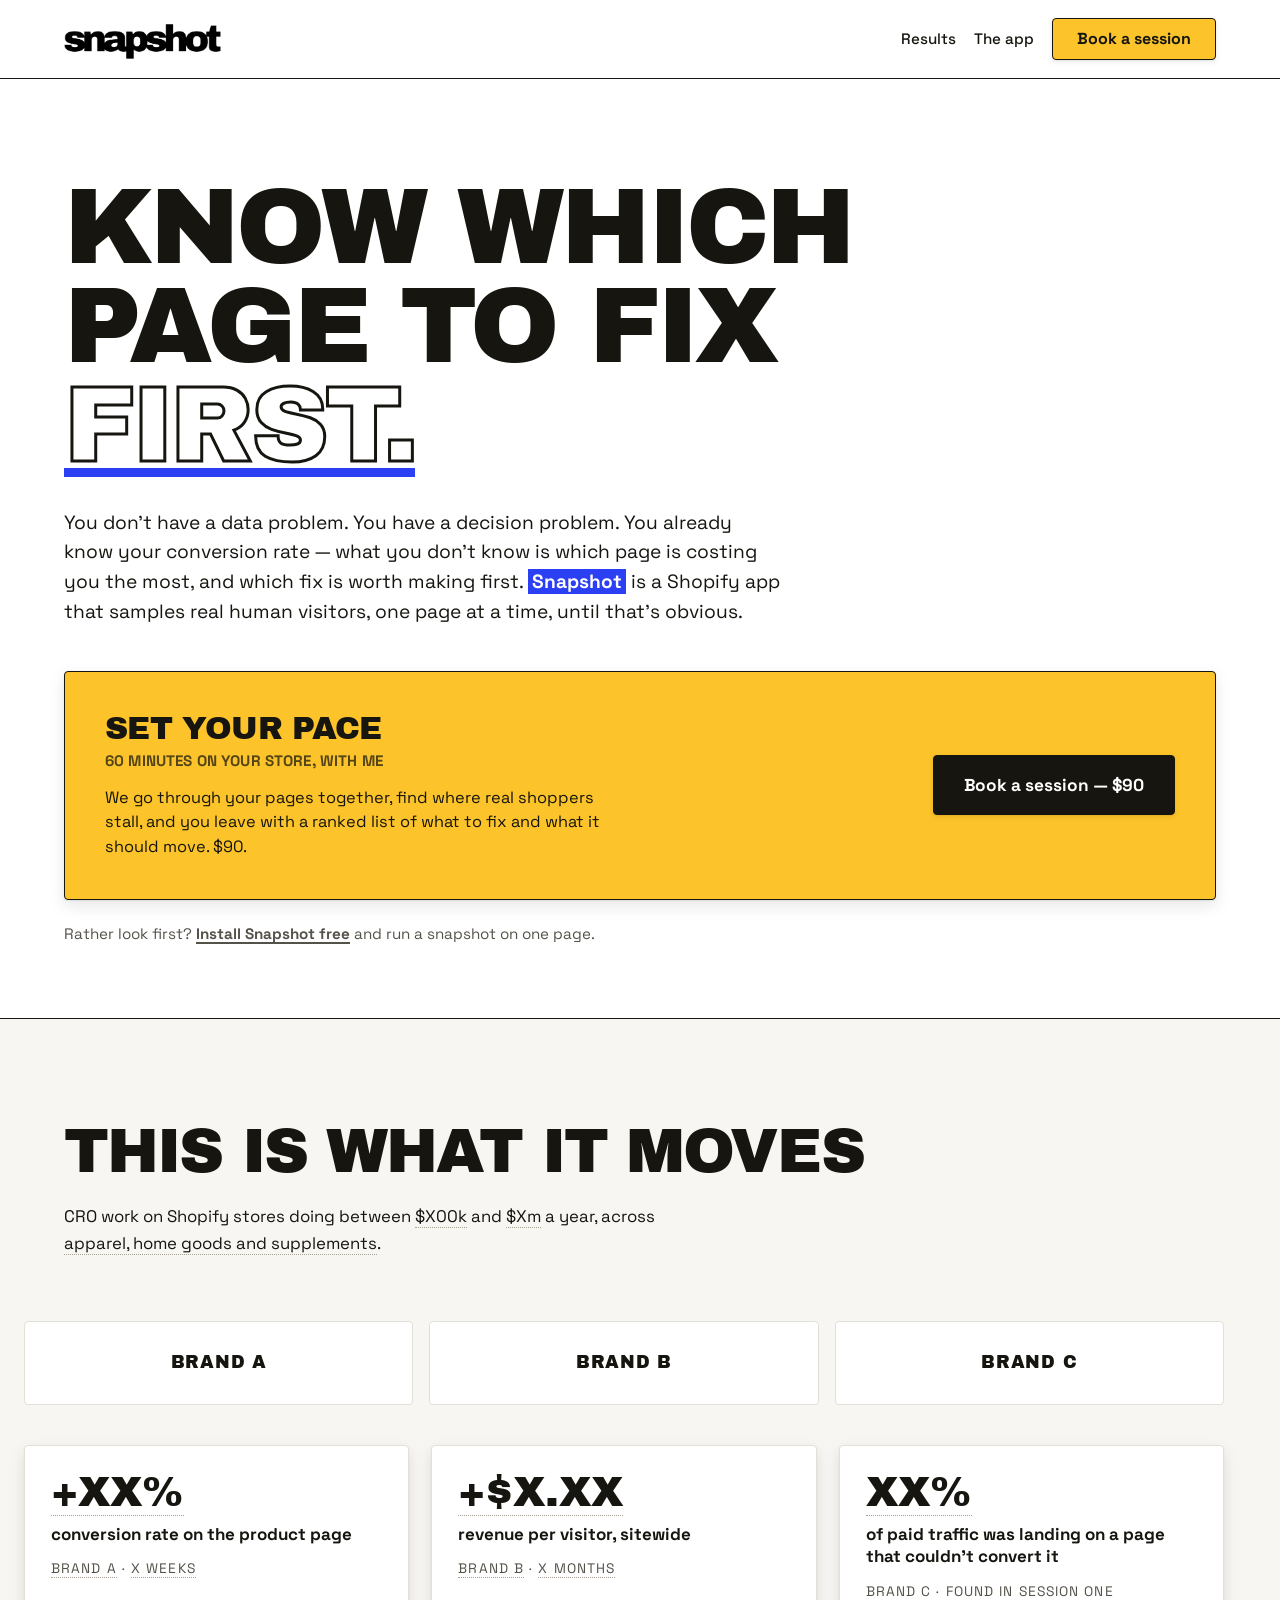
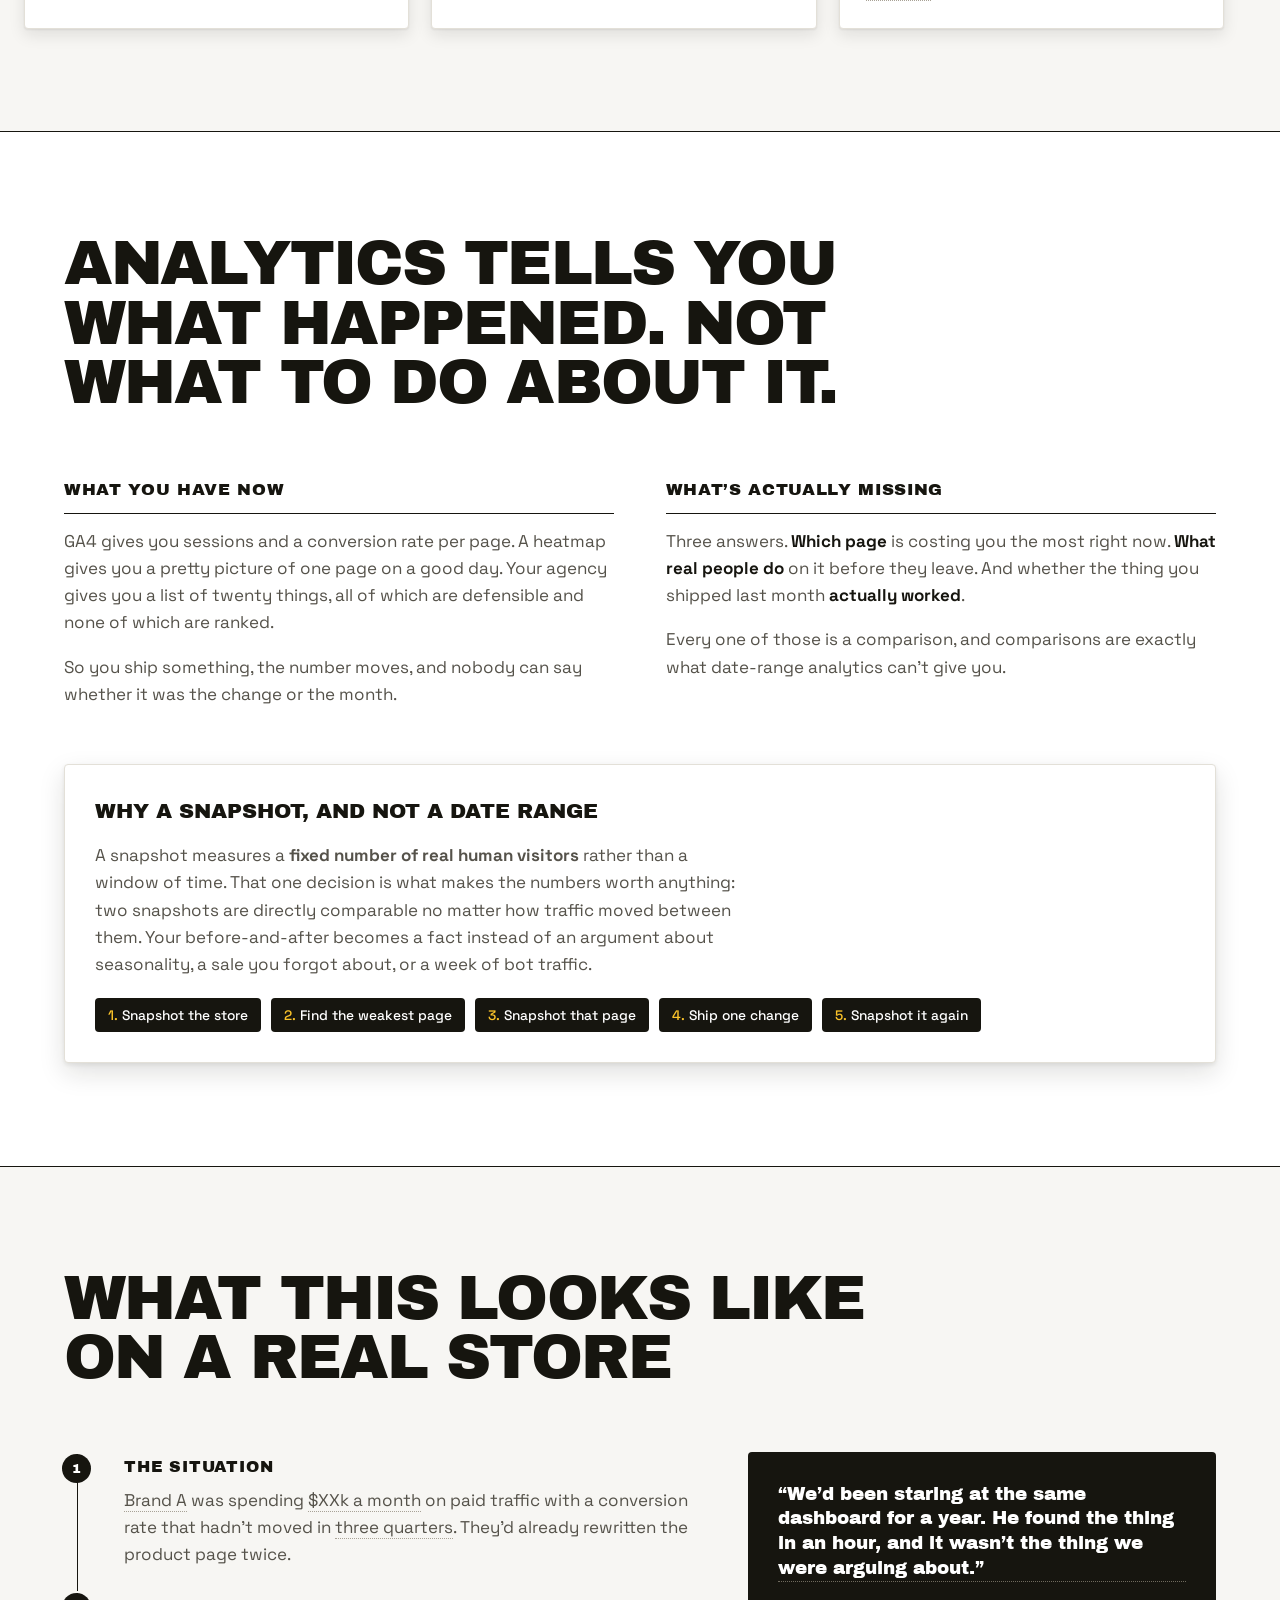
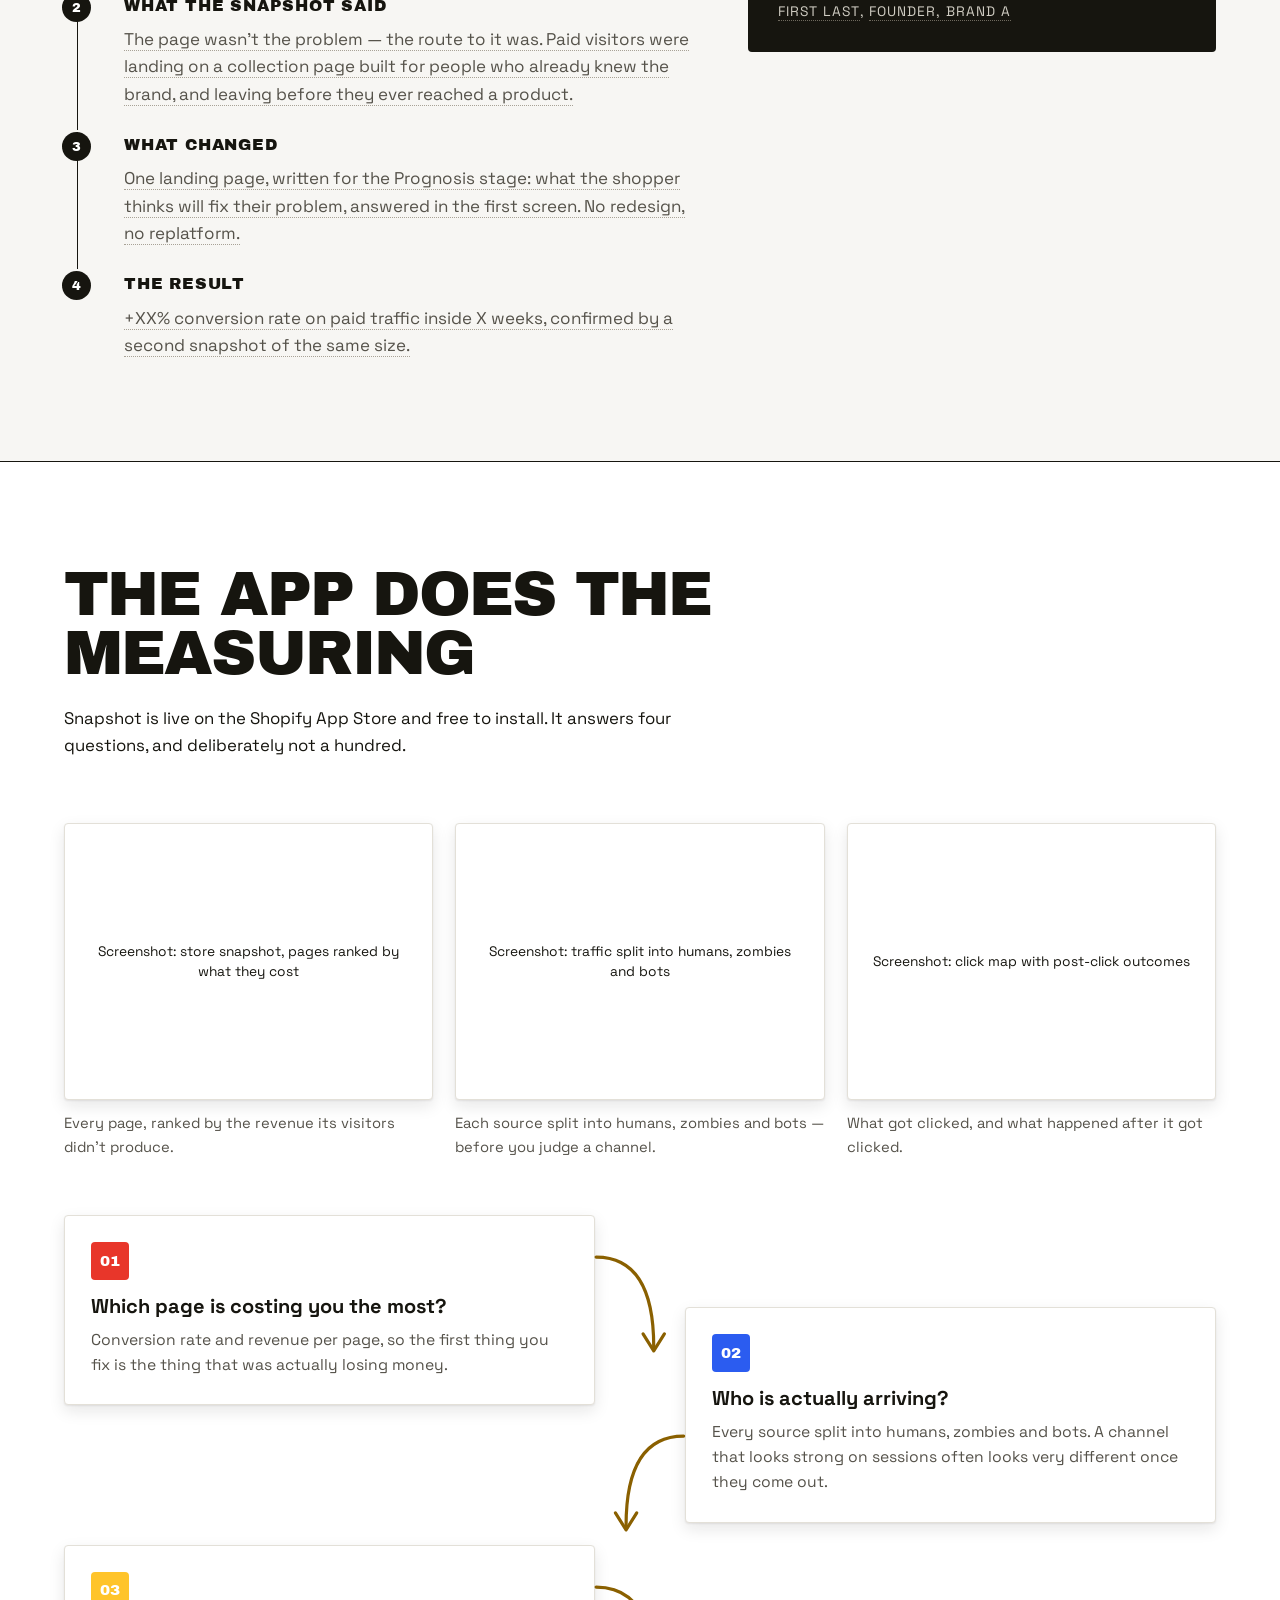
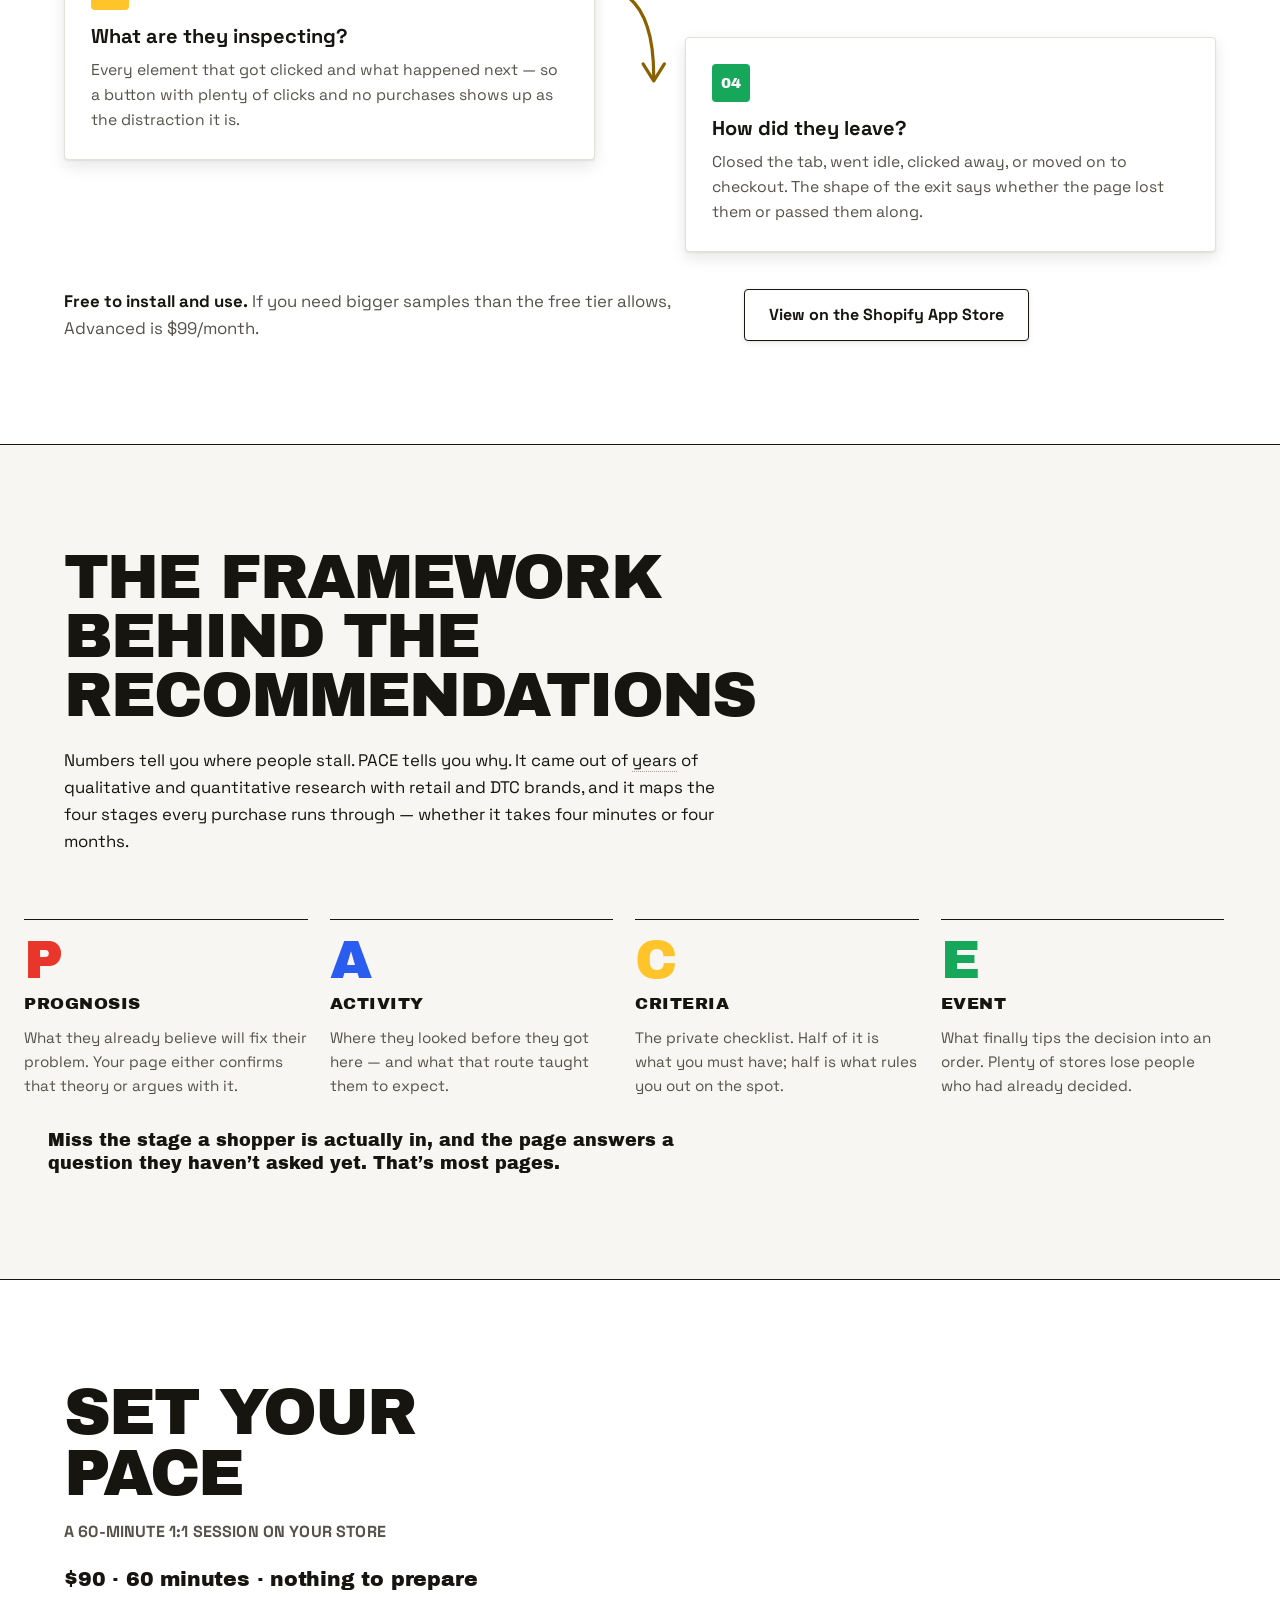
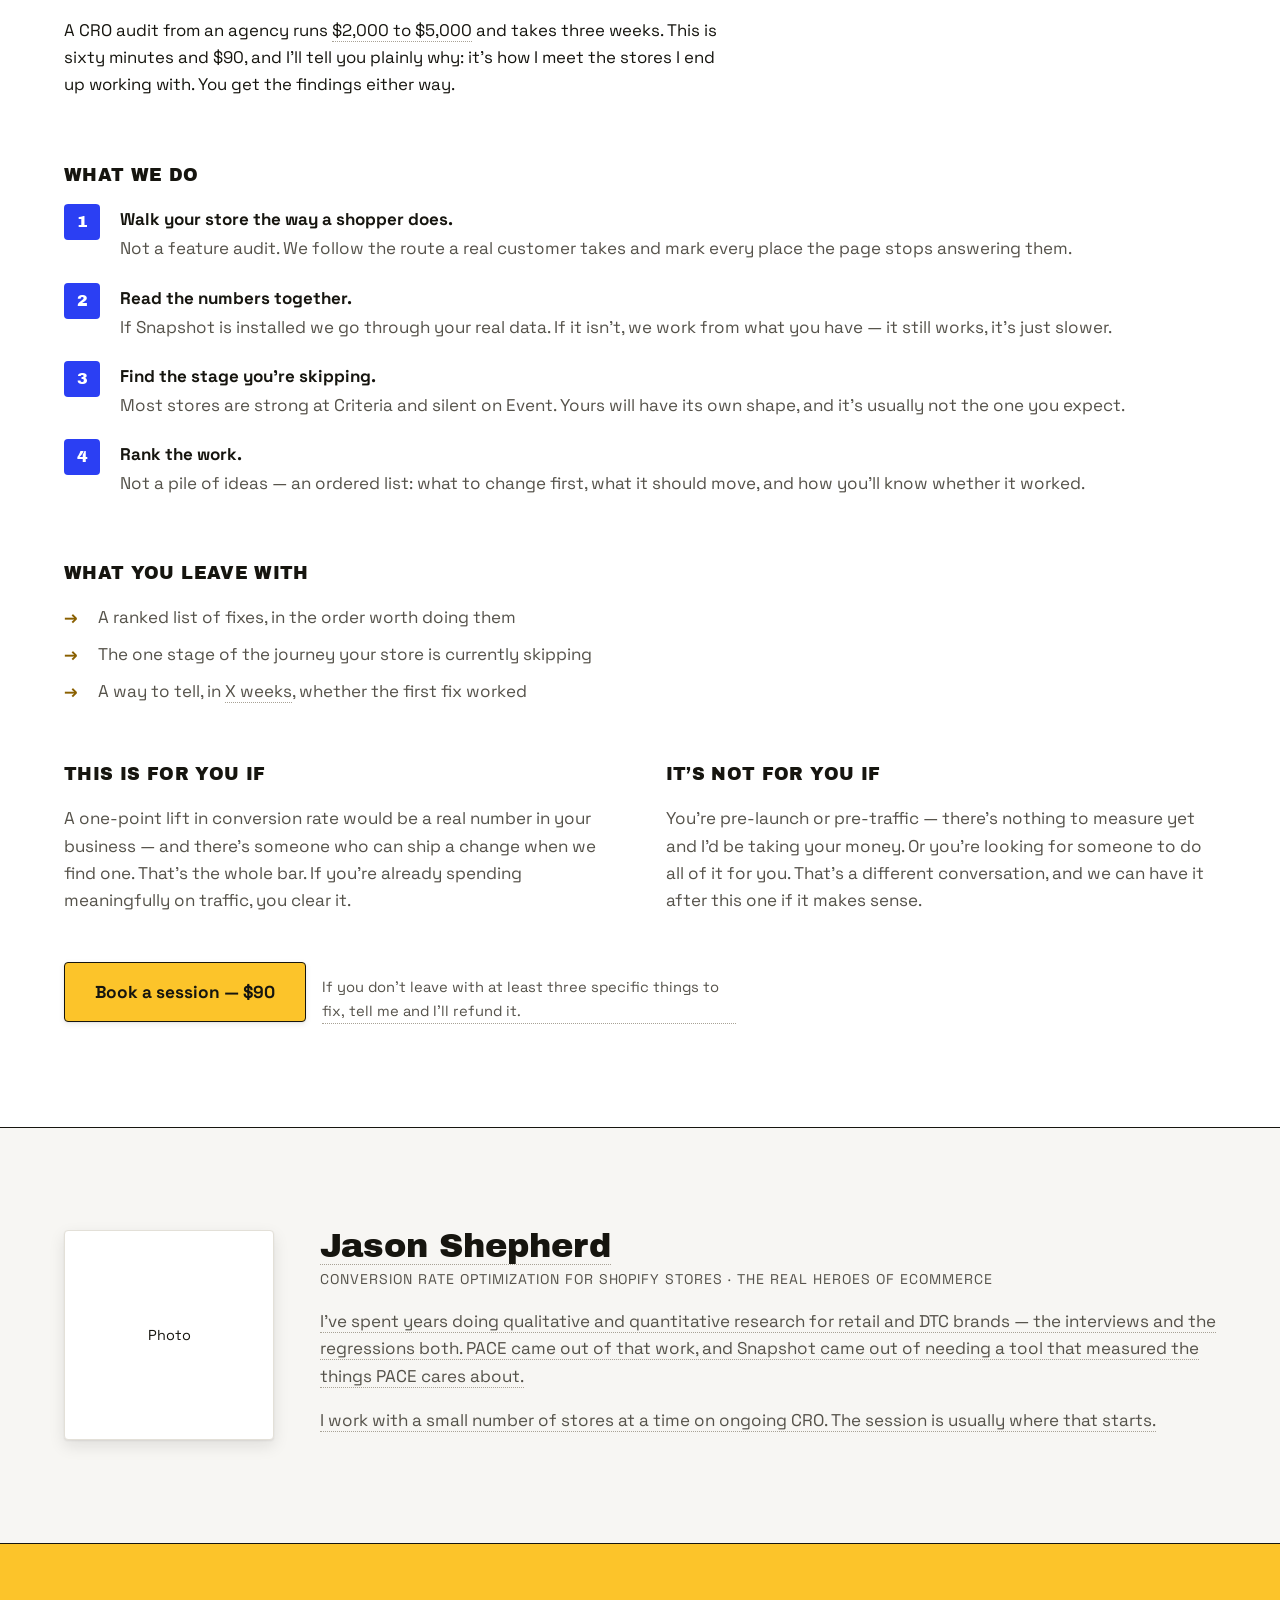
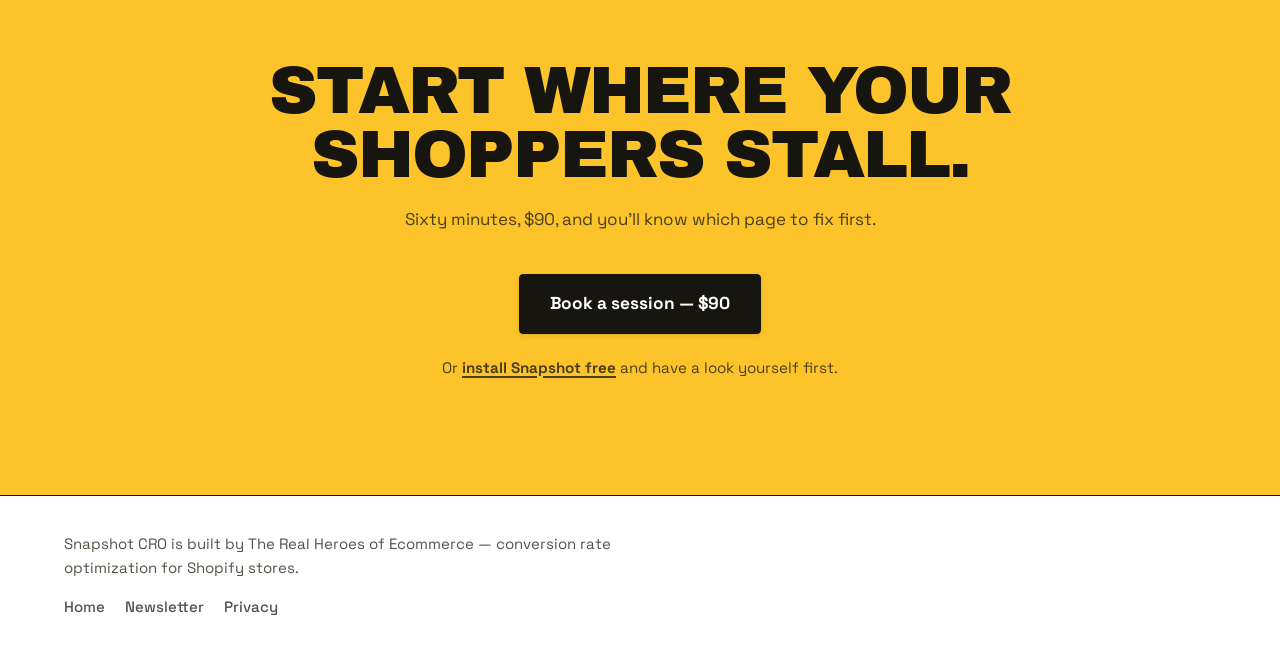
<file: v2/index.html>
<!DOCTYPE html>
<html lang="en">
<head>
<meta charset="utf-8">
<meta name="viewport" content="width=device-width, initial-scale=1">
<title>Snapshot CRO — Know which page to fix first</title>
<meta name="description" content="A Shopify analytics app that samples real human visitors one page at a time, so you can see where shoppers stall and which fix is worth doing first. Install free, or book a 60-minute session.">
<meta name="robots" content="noindex">

<link rel="icon" href="../assets/img/logo.png" type="image/png">
<link rel="preconnect" href="https://fonts.googleapis.com">
<link rel="preconnect" href="https://fonts.gstatic.com" crossorigin>
<link href="https://fonts.googleapis.com/css2?family=Archivo+Black&family=Space+Grotesk:wght@400;500;700&display=swap" rel="stylesheet">

<!-- Same design system as copy 01, deliberately. The only thing being
     compared here is the writing and the running order. -->
<link rel="stylesheet" href="../poster/style.css">
<link rel="stylesheet" href="style.css">
</head>
<body>

<!-- ====================================================================
     COPY 02 — restructured and re-voiced. Same design as the live page.

     What changed, and why:

     1. One voice. The live page runs three — an essayist, a guy at the
        bar ("FREE!! Wahoo!!"), and generic SaaS ("from A to B"). This
        version keeps only the essayist, because that's the voice that
        sells a $90 call with a stranger.

     2. Outcome before mechanism. PACE now arrives AFTER the proof and
        the product, as the reason to believe rather than the hook.

     3. One ask. Every primary button says the same thing and goes to
        the same place. The app is demoted to a secondary, text-weight
        link everywhere except its own section.

     4. Proof exists at all. The live page has none.

     5. Qualification by economics, not by revenue. "A one-point lift
        would be a real number in your business" self-selects for
        stores that can afford a retainer without naming a figure or a
        traffic floor.

     EVERY <span class="tbd"> IS A PLACEHOLDER and renders with a
     marked style so it can't ship by accident. Search this file for
     "tbd" to find all of them. The client names, numbers and quotes
     below are invented stand-ins for the real ones.
     ==================================================================== -->

  <header class="site-header">
    <div class="header-inner">
      <a class="brand" href="./" aria-label="Snapshot CRO home">
        <img src="../assets/img/logo-black.png" alt="Snapshot CRO" width="920" height="270">
      </a>

      <nav class="site-nav" aria-label="Primary">
        <a class="nav-link" href="#proof">Results</a>
        <a class="nav-link" href="#snapshot">The app</a>
        <a class="btn btn-primary" href="https://cal.com/jason-shepherd-fblx2v/snapshot-cro">Book a session</a>
      </nav>
    </div>
  </header>

  <main>

    <!-- ---- hero ----
         The live hero opens with a thesis ("Everybody shops at their
         own pace") and never says what the thing is. This one states
         the problem the buyer already feels, then answers what / for
         whom / what changes inside the first paragraph. -->
    <section class="hero">
      <h1 class="hero-title">
        <span class="line">Know which</span>
        <span class="line">page to fix</span>
        <span class="line"><em>first.</em></span>
      </h1>

      <p class="hero-sub">
        You don&rsquo;t have a data problem. You have a decision problem. You
        already know your conversion rate &mdash; what you don&rsquo;t know is
        which page is costing you the most, and which fix is worth making
        first. <strong>Snapshot</strong> is a Shopify app that samples real
        human visitors, one page at a time, until that&rsquo;s obvious.
      </p>

      <div class="hero-offer">
        <div class="hero-offer-text">
          <h2 class="hero-offer-title">Set Your PACE</h2>
          <p class="hero-offer-kicker">60 minutes on your store, with me</p>
          <p class="hero-offer-p">
            We go through your pages together, find where real shoppers stall,
            and you leave with a ranked list of what to fix and what it should
            move. $90.
          </p>
        </div>
        <a class="btn btn-ink btn-lg" href="https://cal.com/jason-shepherd-fblx2v/snapshot-cro">Book a session &mdash; $90</a>
      </div>

      <p class="hero-alt">
        Rather look first? <a href="https://apps.shopify.com/snapshot-cro">Install Snapshot free</a> and run a snapshot on one page.
      </p>
    </section>


    <!-- ---- proof ----
         The single biggest hole in the live page. Three kinds of proof
         stacked, because they do different jobs: logos answer "has
         anyone trusted him", numbers answer "does it work", and a
         named quote answers "what is he like to work with". -->
    <section class="band band-tint" id="proof">
      <header class="band-head">
        <h2 class="lead-title">This is what it moves</h2>
        <p class="band-sub">
          CRO work on Shopify stores doing between
          <span class="tbd">$X00k</span> and <span class="tbd">$Xm</span> a
          year, across <span class="tbd">apparel, home goods and supplements</span>.
        </p>
      </header>

      <ul class="logos" aria-label="Selected clients">
        <li class="logo-slot tbd">Brand A</li>
        <li class="logo-slot tbd">Brand B</li>
        <li class="logo-slot tbd">Brand C</li>
      </ul>

      <ul class="stats">
        <li class="stat">
          <p class="stat-num"><span class="tbd">+XX%</span></p>
          <p class="stat-what">conversion rate on the product page</p>
          <p class="stat-who"><span class="tbd">Brand A</span> &middot; <span class="tbd">X weeks</span></p>
        </li>
        <li class="stat">
          <p class="stat-num"><span class="tbd">+$X.XX</span></p>
          <p class="stat-what">revenue per visitor, sitewide</p>
          <p class="stat-who"><span class="tbd">Brand B</span> &middot; <span class="tbd">X months</span></p>
        </li>
        <li class="stat">
          <p class="stat-num"><span class="tbd">XX%</span></p>
          <p class="stat-what">of paid traffic was landing on a page that couldn&rsquo;t convert it</p>
          <p class="stat-who"><span class="tbd">Brand C</span> &middot; found in session one</p>
        </li>
      </ul>
    </section>


    <!-- ---- the problem ----
         Names the thing the buyer has already tried and why it didn't
         answer the question. This is also where the fixed-sample idea
         lands — on the live page it's buried in a grey box under the
         heading "Snapshot? What is that?", which is the most
         differentiated idea on the site explained apologetically. -->
    <section class="band">
      <header class="band-head">
        <h2 class="lead-title">Analytics tells you what happened. Not what to do about it.</h2>
      </header>

      <div class="two-up">
        <div class="col">
          <h3 class="col-h">What you have now</h3>
          <p>
            GA4 gives you sessions and a conversion rate per page. A heatmap
            gives you a pretty picture of one page on a good day. Your agency
            gives you a list of twenty things, all of which are defensible and
            none of which are ranked.
          </p>
          <p>
            So you ship something, the number moves, and nobody can say whether
            it was the change or the month.
          </p>
        </div>
        <div class="col">
          <h3 class="col-h">What&rsquo;s actually missing</h3>
          <p>
            Three answers. <strong>Which page</strong> is costing you the most
            right now. <strong>What real people do</strong> on it before they
            leave. And whether the thing you shipped last month
            <strong>actually worked</strong>.
          </p>
          <p>
            Every one of those is a comparison, and comparisons are exactly
            what date-range analytics can&rsquo;t give you.
          </p>
        </div>
      </div>

      <div class="method">
        <h3 class="method-title">Why a snapshot, and not a date range</h3>
        <p>
          A snapshot measures a <strong>fixed number of real human
          visitors</strong> rather than a window of time. That one decision is
          what makes the numbers worth anything: two snapshots are directly
          comparable no matter how traffic moved between them. Your
          before-and-after becomes a fact instead of an argument about
          seasonality, a sale you forgot about, or a week of bot traffic.
        </p>
        <ol class="flow">
          <li>Snapshot the store</li>
          <li>Find the weakest page</li>
          <li>Snapshot that page</li>
          <li>Ship one change</li>
          <li>Snapshot it again</li>
        </ol>
      </div>
    </section>


    <!-- ---- case study ----
         One story told properly beats three bullet points. Situation →
         what the data said → what changed → result, then a human
         quote to carry it. -->
    <section class="band band-tint" id="case">
      <header class="band-head">
        <h2 class="lead-title">What this looks like on a real store</h2>
      </header>

      <div class="case">
        <ol class="case-steps">
          <li>
            <h3>The situation</h3>
            <p>
              <span class="tbd">Brand A</span> was spending
              <span class="tbd">$XXk a month</span> on paid traffic with a
              conversion rate that hadn&rsquo;t moved in
              <span class="tbd">three quarters</span>. They&rsquo;d already
              rewritten the product page twice.
            </p>
          </li>
          <li>
            <h3>What the snapshot said</h3>
            <p>
              <span class="tbd">The page wasn&rsquo;t the problem — the route
              to it was. Paid visitors were landing on a collection page built
              for people who already knew the brand, and leaving before they
              ever reached a product.</span>
            </p>
          </li>
          <li>
            <h3>What changed</h3>
            <p>
              <span class="tbd">One landing page, written for the Prognosis
              stage: what the shopper thinks will fix their problem, answered
              in the first screen. No redesign, no replatform.</span>
            </p>
          </li>
          <li>
            <h3>The result</h3>
            <p>
              <span class="tbd">+XX% conversion rate on paid traffic inside X
              weeks, confirmed by a second snapshot of the same size.</span>
            </p>
          </li>
        </ol>

        <figure class="quote">
          <blockquote>
            <p class="tbd">
              &ldquo;We&rsquo;d been staring at the same dashboard for a year.
              He found the thing in an hour, and it wasn&rsquo;t the thing we
              were arguing about.&rdquo;
            </p>
          </blockquote>
          <figcaption>
            <span class="tbd">First Last</span>,
            <span class="tbd">Founder, Brand A</span>
          </figcaption>
        </figure>
      </div>
    </section>


    <!-- ---- the app ----
         Free, so it's the low-friction entry point — but it is NOT the
         primary ask, because the call is what turns into retainer
         work. Screenshots do the selling here; the four questions are
         captions, not paragraphs. -->
    <section class="band" id="snapshot">
      <header class="band-head">
        <h2 class="lead-title">The app does the measuring</h2>
        <p class="band-sub">
          Snapshot is live on the Shopify App Store and free to install. It
          answers four questions, and deliberately not a hundred.
        </p>
      </header>

      <div class="shots">
        <figure class="shot">
          <div class="shot-frame tbd">Screenshot: store snapshot, pages ranked by what they cost</div>
          <figcaption>Every page, ranked by the revenue its visitors didn&rsquo;t produce.</figcaption>
        </figure>
        <figure class="shot">
          <div class="shot-frame tbd">Screenshot: traffic split into humans, zombies and bots</div>
          <figcaption>Each source split into humans, zombies and bots &mdash; before you judge a channel.</figcaption>
        </figure>
        <figure class="shot">
          <div class="shot-frame tbd">Screenshot: click map with post-click outcomes</div>
          <figcaption>What got clicked, and what happened after it got clicked.</figcaption>
        </figure>
      </div>

      <ul class="maps">
        <li class="map">
          <p class="map-num"><span>01</span></p>
          <h3 class="map-what">Which page is costing you the most?</h3>
          <p class="map-body">
            Conversion rate and revenue per page, so the first thing you fix is
            the thing that was actually losing money.
          </p>
          <span class="map-arrow map-arrow-right" aria-hidden="true">
            <svg viewBox="0 0 72 124" fill="none">
              <path d="M2 16C32 16 56 36 56 100" stroke="currentColor"
                    stroke-width="3" stroke-linecap="round" />
              <path d="M46 88L56 104L66 88" stroke="currentColor"
                    stroke-width="3" stroke-linecap="round"
                    stroke-linejoin="round" />
            </svg>
          </span>
        </li>
        <li class="map">
          <p class="map-num"><span>02</span></p>
          <h3 class="map-what">Who is actually arriving?</h3>
          <p class="map-body">
            Every source split into humans, zombies and bots. A channel that
            looks strong on sessions often looks very different once they come out.
          </p>
          <span class="map-arrow map-arrow-left" aria-hidden="true">
            <svg viewBox="0 0 72 124" fill="none">
              <path d="M2 16C32 16 56 36 56 100" stroke="currentColor"
                    stroke-width="3" stroke-linecap="round" />
              <path d="M46 88L56 104L66 88" stroke="currentColor"
                    stroke-width="3" stroke-linecap="round"
                    stroke-linejoin="round" />
            </svg>
          </span>
        </li>
        <li class="map">
          <p class="map-num"><span>03</span></p>
          <h3 class="map-what">What are they inspecting?</h3>
          <p class="map-body">
            Every element that got clicked and what happened next &mdash; so a
            button with plenty of clicks and no purchases shows up as the
            distraction it is.
          </p>
          <span class="map-arrow map-arrow-right" aria-hidden="true">
            <svg viewBox="0 0 72 124" fill="none">
              <path d="M2 16C32 16 56 36 56 100" stroke="currentColor"
                    stroke-width="3" stroke-linecap="round" />
              <path d="M46 88L56 104L66 88" stroke="currentColor"
                    stroke-width="3" stroke-linecap="round"
                    stroke-linejoin="round" />
            </svg>
          </span>
        </li>
        <li class="map">
          <p class="map-num"><span>04</span></p>
          <h3 class="map-what">How did they leave?</h3>
          <p class="map-body">
            Closed the tab, went idle, clicked away, or moved on to checkout.
            The shape of the exit says whether the page lost them or passed
            them along.
          </p>
        </li>
      </ul>

      <div class="pricing">
        <p class="pricing-line">
          <strong>Free to install and use.</strong> If you need bigger samples
          than the free tier allows, Advanced is $99/month.
        </p>
        <a class="btn btn-ghost" href="https://apps.shopify.com/snapshot-cro">
          View on the Shopify App Store
        </a>
      </div>
    </section>


    <!-- ---- PACE ----
         Cut to about a third of its live length and moved behind the
         proof. It's the reason the recommendations are any good, not
         the pitch — so it reads as method, fast. -->
    <section class="band band-tint" id="pace">
      <header class="band-head">
        <h2 class="lead-title">The framework behind the recommendations</h2>
        <p class="band-sub">
          Numbers tell you where people stall. PACE tells you why. It came out
          of <span class="tbd">years</span> of qualitative and quantitative
          research with retail and DTC brands, and it maps the four stages
          every purchase runs through &mdash; whether it takes four minutes or
          four months.
        </p>
      </header>

      <ol class="pace-quick">
        <li>
          <p class="pq-mark" aria-hidden="true">P</p>
          <h3>Prognosis</h3>
          <p>What they already believe will fix their problem. Your page either
             confirms that theory or argues with it.</p>
        </li>
        <li>
          <p class="pq-mark" aria-hidden="true">A</p>
          <h3>Activity</h3>
          <p>Where they looked before they got here &mdash; and what that route
             taught them to expect.</p>
        </li>
        <li>
          <p class="pq-mark" aria-hidden="true">C</p>
          <h3>Criteria</h3>
          <p>The private checklist. Half of it is what you must have; half is
             what rules you out on the spot.</p>
        </li>
        <li>
          <p class="pq-mark" aria-hidden="true">E</p>
          <h3>Event</h3>
          <p>What finally tips the decision into an order. Plenty of stores
             lose people who had already decided.</p>
        </li>
      </ol>

      <p class="pace-note">
        Miss the stage a shopper is actually in, and the page answers a
        question they haven&rsquo;t asked yet. That&rsquo;s most pages.
      </p>
    </section>


    <!-- ---- the offer ----
         Honest about being a loss leader, which is the thing that makes
         $90 believable rather than suspicious. Qualification is by
         economics, and the "not for you" paragraph is doing more work
         than the "for you" one. -->
    <section class="band" id="call">
      <header class="band-head">
        <h2 class="band-title">Set Your <br>PACE</h2>
        <p class="band-kicker">A 60-minute 1:1 session on your store</p>
        <p class="price-line">$90 &middot; 60 minutes &middot; nothing to prepare</p>
        <p class="band-sub">
          A CRO audit from an agency runs <span class="tbd">$2,000 to
          $5,000</span> and takes three weeks. This is sixty minutes and
          $90, and I&rsquo;ll tell you plainly why: it&rsquo;s how I meet the
          stores I end up working with. You get the findings either way.
        </p>
      </header>

      <div class="offer-main">
        <h3 class="offer-h">What we do</h3>
        <ol class="offer-steps">
          <li>
            <strong>Walk your store the way a shopper does.</strong> Not a
            feature audit. We follow the route a real customer takes and mark
            every place the page stops answering them.
          </li>
          <li>
            <strong>Read the numbers together.</strong> If Snapshot is
            installed we go through your real data. If it isn&rsquo;t, we work
            from what you have &mdash; it still works, it&rsquo;s just slower.
          </li>
          <li>
            <strong>Find the stage you&rsquo;re skipping.</strong> Most stores
            are strong at Criteria and silent on Event. Yours will have its own
            shape, and it&rsquo;s usually not the one you expect.
          </li>
          <li>
            <strong>Rank the work.</strong> Not a pile of ideas &mdash; an
            ordered list: what to change first, what it should move, and how
            you&rsquo;ll know whether it worked.
          </li>
        </ol>

        <h3 class="offer-h">What you leave with</h3>
        <ul class="takeaways">
          <li>A ranked list of fixes, in the order worth doing them</li>
          <li>The one stage of the journey your store is currently skipping</li>
          <li>A way to tell, in <span class="tbd">X weeks</span>, whether the first fix worked</li>
        </ul>

        <div class="fit">
          <div class="fit-col">
            <h3 class="offer-h">This is for you if</h3>
            <p>
              A one-point lift in conversion rate would be a real number in your
              business &mdash; and there&rsquo;s someone who can ship a change
              when we find one. That&rsquo;s the whole bar. If you&rsquo;re
              already spending meaningfully on traffic, you clear it.
            </p>
          </div>
          <div class="fit-col">
            <h3 class="offer-h">It&rsquo;s not for you if</h3>
            <p>
              You&rsquo;re pre-launch or pre-traffic &mdash; there&rsquo;s
              nothing to measure yet and I&rsquo;d be taking your money. Or
              you&rsquo;re looking for someone to do all of it for you.
              That&rsquo;s a different conversation, and we can have it after
              this one if it makes sense.
            </p>
          </div>
        </div>

        <div class="offer-cta">
          <a class="btn btn-primary btn-lg" href="https://cal.com/jason-shepherd-fblx2v/snapshot-cro">Book a session &mdash; $90</a>
          <p class="guarantee tbd">
            If you don&rsquo;t leave with at least three specific things to
            fix, tell me and I&rsquo;ll refund it.
          </p>
        </div>
      </div>
    </section>


    <!-- ---- who you're talking to ----
         The live page is signed only by a company in the footer. For a
         paid 1:1 session the person IS the product, so they need a
         name and a face before the last CTA. -->
    <section class="band band-tint" id="who">
      <div class="bio">
        <div class="bio-portrait tbd">Photo</div>
        <div class="bio-text">
          <h2 class="bio-name"><span class="tbd">Jason Shepherd</span></h2>
          <p class="bio-role">Conversion rate optimization for Shopify stores &middot; The Real Heroes of Ecommerce</p>
          <p>
            <span class="tbd">I&rsquo;ve spent years doing qualitative and
            quantitative research for retail and DTC brands &mdash; the
            interviews and the regressions both. PACE came out of that work,
            and Snapshot came out of needing a tool that measured the things
            PACE cares about.</span>
          </p>
          <p>
            <span class="tbd">I work with a small number of stores at a time on
            ongoing CRO. The session is usually where that starts.</span>
          </p>
        </div>
      </div>
    </section>


    <!-- ---- closing ----
         One ask. The app is a text link, not a competing button —
         two equal CTAs is zero CTAs. -->
    <section class="closing">
      <h2 class="closing-title">Start where your<br>shoppers stall.</h2>
      <p class="closing-sub">
        Sixty minutes, $90, and you&rsquo;ll know which page to fix first.
      </p>
      <div class="cta-row">
        <a class="btn btn-primary btn-lg" href="https://cal.com/jason-shepherd-fblx2v/snapshot-cro">Book a session &mdash; $90</a>
      </div>
      <p class="closing-alt">
        Or <a href="https://apps.shopify.com/snapshot-cro">install Snapshot free</a> and have a look yourself first.
      </p>
    </section>

  </main>

  <footer class="site-footer">
    <div class="footer-inner">
      <p>
        Snapshot CRO is built by The Real Heroes of Ecommerce &mdash; conversion
        rate optimization for Shopify stores.
      </p>
      <p class="footer-links">
        <a href="https://therealheroesofecommerce.com/">Home</a>
        <a href="https://therealheroesofecommerce.com/newsletter.html">Newsletter</a>
        <a href="https://therealheroesofecommerce.com/snapshot-privacy-policy.html">Privacy</a>
      </p>
    </div>
  </footer>

</body>
</html>
</file>
<file: style.css>
/* ============================================================
   Copy 03 — the Substack system, ported.

   Every colour, hairline, radius and type size below is lifted
   from heroesofecommerce.substack.com, so the landing page and
   the newsletter read as one property.

   Two departures, both deliberate:

   1. The scale gets one step taller. Substack's largest homepage
      size is 30px, which is a blog index, not a landing page. A
      --size-hero step is added above it. Everything else is the
      source scale untouched: 11 13 14 15 17 20 24 30.

   2. Sections breathe more. Substack pads 48px; a page that has
      to carry an argument gets 48-72px.
   ============================================================ */

:root {
  /* ---- colour: straight from the theme ---- */
  --bg: #ffffff;
  --ink: #363737;              /* body and headings — warm, not black */
  --ink-secondary: #868787;    /* meta and captions ONLY — see below */

  /* Substack's secondary grey is #868787, which lands at about 3.5:1
     on white. That is fine for 11px dates and bylines, where it is
     really an interface colour, but it fails AA as soon as it carries
     a sentence someone has to read. Anything explanatory takes this
     darker grey instead: same role, 6.4:1. */
  --ink-muted: #5f6060;
  --ink-tertiary: #757575;     /* footer */
  --accent: #ffc42a;
  --accent-darken: #ffbd11;
  --accent-contrast: #cda12d;
  --accent-20: rgba(255, 196, 42, .2);
  --accent-30: rgba(255, 196, 42, .3);
  --detail: #e6e6e6;           /* every hairline on the page */
  --detail-strong: #dddddd;    /* a divider ON the grey surface, where
                                  #e6e6e6 is too close to disappear */
  --surface: #f0f0f0;
  --placeholder: #f5f5f5;      /* image slots, until there are images */

  /* ---- the hairline ----
     0.666667px, not 1px. Sub-pixel on purpose: it is what makes the
     dividers read as a seam rather than a drawn line. */
  --hair: 0.666667px solid var(--detail);

  --radius: 8px;

  /* ---- type ----
     The newsletter sets body copy in Spectral. On a landing page that
     reads bookish next to the sans headings, and the two stop looking
     like one system, so the body face here is Inter and the headings
     keep the UI stack they already had. */
  --font-body: Inter, system-ui, sans-serif;
  --font-ui: system-ui, -apple-system, BlinkMacSystemFont, "Segoe UI",
             Roboto, Helvetica, Arial, sans-serif;

  /* The one step added above Substack's scale, whose homepage stops at
     30px. 64px, which a longer headline could not have carried: the
     card starts halfway down the screenshot, so every line of headline
     pushes the whole hero taller. At six words it lands in two lines
     and costs less height than the old headline did at 40px. */
  --size-hero: clamp(2.5rem, 4.8vw, 4rem);
  --size-feature: 1.875rem;    /* 30px — Substack's top size */
  /* 18px, not the newsletter's 20px. Same optical size: Spectral has
     a small x-height and Inter a tall one, so 18 of Inter sits where
     20 of Spectral did. */
  --size-lead: 1.125rem;       /* 18px */
  --size-body: 1.125rem;       /* 18px */
  --size-sub: 1.0625rem;       /* 17px */
  --size-card: .9375rem;       /* 15px */
  --size-ui: .875rem;          /* 14px */
  --size-tab: .8125rem;        /* 13px */
  --size-meta: .6875rem;       /* 11px */

  --maxw: min(100%, 1280px);
  --measure: 62ch;
  --pad-x: 16px;
  --section-y: clamp(48px, 6vw, 72px);
}

* { box-sizing: border-box; }

body {
  margin: 0;
  background: var(--bg);
  color: var(--ink);
  font-family: var(--font-body);
  font-size: var(--size-body);
  line-height: 1.6;
  -webkit-font-smoothing: antialiased;
}

/* ---- the frame ---- */

.wrap {
  width: 100%;
  max-width: var(--maxw);
  margin: 0 auto;
  padding-inline: var(--pad-x);
}

section { padding-block: var(--section-y); border-top: var(--hair); }
section:first-of-type { border-top: 0; }

/* ---- headings ----
   All of these are the UI stack, never Spectral. On the Substack
   page the serif appears in body copy only, and breaking that is
   what would stop this looking like the same brand. */

h1, h2, h3, h4 {
  margin: 0 0 .5em;
  font-family: var(--font-ui);
  font-weight: 700;
  color: var(--ink);
  letter-spacing: -.02em;
  text-wrap: balance;
}

h1 { font-size: var(--size-hero); line-height: 1.08; }
h2 { font-size: var(--size-feature); line-height: 1.26; }
h3 { font-size: var(--size-sub); line-height: 1.4; letter-spacing: normal; }
h4 { font-size: var(--size-card); line-height: 1.33; letter-spacing: normal; }

p { max-width: var(--measure); margin: 0 0 1em; }
p:last-child { margin-bottom: 0; }

/* The browser default is 1em 40px, which was insetting every quote
   card inside its own grid cell and making the gaps look twice the
   32px they are. */
blockquote { margin: 0; }

.lead {
  max-width: 54ch;
  font-size: var(--size-lead);
  line-height: 1.55;
}

/* The section's one-line introduction. Secondary colour, UI stack,
   so it reads as a caption to the heading rather than as copy. */
.standfirst {
  max-width: 56ch;
  margin: -.2em 0 1.6em;
  font-family: var(--font-ui);
  font-size: var(--size-sub);
  line-height: 1.5;
  color: var(--ink-muted);
}

/* ---- the meta line ----
   11px, uppercase, +0.2px tracking, secondary colour. Lifted
   exactly: it is the most recognisable small detail on the
   newsletter. */
.meta {
  font-family: var(--font-ui);
  font-size: var(--size-meta);
  font-weight: 500;
  line-height: 20px;
  letter-spacing: .2px;
  text-transform: uppercase;
  color: var(--ink-secondary);
}

/* ---- header ---- */

.site-header { border-bottom: var(--hair); }

.header-inner {
  display: flex;
  align-items: center;
  justify-content: space-between;
  gap: 16px;
  height: 48px;
}

.brand {
  font-family: var(--font-ui);
  font-size: var(--size-sub);
  font-weight: 700;
  color: var(--ink);
  text-decoration: none;
  letter-spacing: -.01em;
}

.site-nav { display: flex; align-items: center; gap: 4px; }

/* 14px / 500, going to 700 on the active item and nothing else —
   no colour change, no underline, no bar. That weight-only active
   state is how the newsletter does it. */
.nav-link {
  padding: 0 12px;
  font-family: var(--font-ui);
  font-size: var(--size-ui);
  font-weight: 500;
  line-height: 20px;
  letter-spacing: -.15px;
  color: var(--ink);
  text-decoration: none;
}
.nav-link:hover { color: var(--ink-secondary); }
.nav-link[aria-current="page"] { font-weight: 700; }

/* ---- buttons ----
   8px radius, 14px UI type, no shadow. The newsletter's Subscribe
   button uses the darkened accent; full #ffc42a carries #363737 at
   about 7.6:1, so the primary here takes the real accent and keeps
   the darkened one for the hover. */

.btn {
  display: inline-flex;
  align-items: center;
  justify-content: center;
  height: 40px;
  padding: 0 20px;
  border: var(--hair);
  border-radius: var(--radius);
  background: var(--bg);
  color: var(--ink);
  font-family: var(--font-ui);
  font-size: var(--size-ui);
  font-weight: 500;
  line-height: 1;
  text-decoration: none;
  white-space: nowrap;
  cursor: pointer;
  transition: background-color .12s ease, border-color .12s ease;
}

.btn-primary {
  background: var(--accent);
  border-color: var(--accent);
  font-weight: 600;
}
.btn-primary:hover { background: var(--accent-darken); border-color: var(--accent-darken); }

.btn-secondary:hover { background: var(--surface); }

.btn-lg { height: 48px; padding: 0 24px; font-size: var(--size-sub); }

/* Full width of its container — for a button that closes a card
   rather than sitting in a row with others. */
.btn-block { display: flex; width: 100%; }

.btn-row {
  display: flex;
  flex-wrap: wrap;
  align-items: center;
  gap: 12px;
  margin-top: 28px;
}

a { color: inherit; }
:focus-visible { outline: 2px solid var(--ink); outline-offset: 3px; }

/* ---- the hero ----
   One overlapping composition rather than two columns. A twelve-column
   grid with both children in the same row: the screenshot runs from
   column 4 to the right edge, so it is three quarters of the page and
   its numbers stay readable, and the copy card sits over its lower-left
   corner from column 1 to 8. They share columns 4-8, which is the
   overlap, and the card's top edge is at the shot's midpoint so the
   whole upper half of the dashboard stays in view.

   The card is opaque, so nothing underneath it has to be legible — the
   shot is free to be large and partly covered. */

.hero-grid {
  display: grid;
  grid-template-columns: repeat(12, 1fr);
  align-items: start;
}

.hero-shot {
  grid-area: 1 / 4 / 2 / 13;
  z-index: 0;
  margin: 0;
}

.hero-copy {
  grid-area: 1 / 1 / 2 / 8;
  z-index: 1;
  align-self: start;

  /* The card starts at the shot's exact vertical midpoint, so the top
     half of the dashboard is never covered.

     Derived rather than guessed: the shot is 9 of 12 columns, so it is
     .75 of the content box; at 1.73:1 that makes its height .4335 of
     the content box, and half of that .2168. The content box is
     100vw - 32 until the 1280 cap, where it settles at 1248 and the
     half-height lands on 270px. Change the shot's columns or the
     image's ratio and this number has to move with them. */
  margin-top: clamp(96px, calc(21.7vw - 7px), 270px);

  padding: clamp(24px, 2.4vw, 36px);
  background: var(--bg);
  border: var(--hair);
  border-radius: var(--radius);

  /* The one shadow on the page. Everything else in this system
     separates with a hairline, which works when elements sit beside
     each other on white — but this card sits ON the screenshot, and a
     sub-pixel grey line is not enough to lift it off a busy surface.
     Kept soft and close so it reads as a lift, not a drop shadow. */
  box-shadow: 0 1px 2px rgba(54, 55, 55, .04),
              0 12px 32px rgba(54, 55, 55, .10);
}

.hero-copy .lead { max-width: 42ch; }

/* ---- the hero shot ----
   The screenshot's own background is Shopify admin grey, which would
   dissolve into a white page, so it takes the standard hairline and
   radius — the same treatment every card on the page gets, rather
   than a frame of its own. */

.hero-shot img {
  display: block;
  width: 100%;
  height: auto;
  border: var(--hair);
  border-radius: var(--radius);
}

/* ---- placeholder slots ----
   Flat #f5f5f5 at the intended dimensions, with a label. No border
   and no shadow, so an empty slot never reads as a finished card. */

.ph {
  display: grid;
  place-items: center;
  width: 100%;
  padding: 16px;
  background: var(--placeholder);
  border-radius: var(--radius);
  font-family: var(--font-ui);
  font-size: var(--size-meta);
  font-weight: 500;
  letter-spacing: .2px;
  text-transform: uppercase;
  color: var(--ink-secondary);
  text-align: center;
}

.ph-wide   { aspect-ratio: 16 / 9; }
.ph-card   { aspect-ratio: 4 / 3; }
.ph-square { aspect-ratio: 1 / 1; }

/* ---- columns ----
   The newsletter's post grid: three columns, 32px gap. Everything
   multi-column on this page reuses it. */

.cols {
  display: grid;
  gap: 32px;
  margin-top: 8px;
}
.cols-2 { grid-template-columns: repeat(2, 1fr); }
.cols-3 { grid-template-columns: repeat(3, 1fr); }

/* ---- the quote row ----
   Two quotes of very unequal length, so not two equal columns: three
   columns with the first taking two of them. That fills the row
   exactly and splits it 2:1, which is roughly the ratio of the two
   quotes themselves. Add a third quote and this wants to go back to
   four columns with the same span. */
.quotes { grid-template-columns: repeat(3, 1fr); }
.quotes > :first-child { grid-column: span 2; }

.cols p, .cols ul, .cols ol { max-width: none; }

/* ---- cards ----
   A card is a hairline box at the standard radius. No shadow
   anywhere on this page, same as the source. */

.card {
  padding: 24px;
  border: var(--hair);
  border-radius: var(--radius);
}

/* Quotes are wildly uneven — one runs four lines, another runs one —
   so the card is a column and the attribution is pushed to the bottom
   of it. Without this the three bylines sit at three different heights
   and the row looks broken rather than varied. */
.cols .card {
  display: flex;
  flex-direction: column;
}

.card-body {
  font-size: var(--size-sub);
  line-height: 1.55;
  margin-bottom: 0;
}

.quote-by {
  margin-top: auto;
  padding-top: 20px;
}
.quote-name {
  font-family: var(--font-ui);
  font-size: var(--size-tab);
  font-weight: 600;
  line-height: 1.35;
}
.quote-role { display: block; color: var(--ink-secondary); font-weight: 400; }

/* ---- lists ---- */

ul, ol { max-width: var(--measure); margin: 0 0 1em; padding-left: 1.2em; }
li { margin-bottom: .5em; }

/* The Don't / Do pair. Both are boxes at the standard radius; the
   one you want read second takes the accent wash. */
.rule-col { padding: 24px; border-radius: var(--radius); }
.rule-col--dont { border: var(--hair); }
/* Full accent, not the 20% wash. Two things have to follow it:

   1. The explanations go back to full ink. --ink-muted is 3.96:1 on
      #ffc42a, which fails; #363737 is 7.50:1 and clears comfortably.
   2. The dividers stop being --detail. A #e6e6e6 hairline on amber is
      1.28:1 — effectively invisible — so they become a tint of the
      ink instead. */
.rule-col--do { background: var(--accent); }

.rule-col--do .explain { color: var(--ink); }

.rule-col--do h3,
.rule-col--do li { border-bottom-color: rgba(54, 55, 55, .3); }

.rule-col h3 {
  padding-bottom: 10px;
  margin-bottom: 8px;
  border-bottom: var(--hair);
}

.rule-col ul { list-style: none; padding-left: 0; margin-bottom: 0; }

.rule-col li {
  margin: 0;
  padding: 16px 0;
  border-bottom: var(--hair);
}
.rule-col li:last-child { border-bottom: 0; padding-bottom: 0; }

/* The rule itself: UI stack and bold, so it reads as a label. */
.rule-name {
  max-width: none;
  margin: 0 0 4px;
  font-family: var(--font-ui);
  font-size: var(--size-sub);
  font-weight: 700;
  line-height: 1.35;
}

/* The supporting sentence under a rule or a step: a size down and a
   shade lighter, so the headings can be read on their own and the
   reader comes back for the why. Shared by both sections. */
.explain {
  max-width: none;
  margin: 0;
  font-size: var(--size-card);
  line-height: 1.5;
  color: var(--ink-muted);
}

/* ---- getting started ----
   Steps stacked down the left, video filling the right. The three
   steps run to roughly the height of a 16:9 frame at this ratio, so
   the two columns come out close to level without being forced. */

.start-grid {
  display: grid;
  grid-template-columns: minmax(0, .85fr) minmax(0, 1.15fr);
  gap: clamp(32px, 3.5vw, 48px);
  align-items: start;
}

/* ---- numbered steps ----
   No artwork in these: the section's one visual is the video beside
   them, and three illustrations would split the attention it is there
   to hold. */

.steps {
  max-width: none;
  margin: 0;
  padding: 0;
  list-style: none;
}

/* Each step opens on its own hairline, which is the only thing
   separating them now that the images are gone. */
.steps li {
  margin: 0;
  padding: 18px 0;
  border-top: var(--hair);
}

.steps li:first-child { padding-top: 0; border-top: 0; }
.steps li:last-child { padding-bottom: 0; }

.steps h3 { margin-bottom: 8px; }

/* The video takes the same hairline and radius as the hero shot, so
   the two product visuals on the page are framed identically. The
   aspect-ratio keeps the frame reserved before the iframe loads, so
   nothing below it jumps when the player arrives. */
.section-video { margin: 0; }

.section-video iframe {
  display: block;
  width: 100%;
  aspect-ratio: 16 / 9;
  border: var(--hair);
  border-radius: var(--radius);
}

.step-num {
  margin: 0 0 6px;
  font-family: var(--font-ui);
  font-size: var(--size-meta);
  font-weight: 500;
  letter-spacing: .2px;
  text-transform: uppercase;
  color: var(--ink-secondary);
}

/* ---- the offer ---- */

.offer {
  display: grid;
  gap: 32px;
  grid-template-columns: minmax(0, 1fr) minmax(0, 1fr);
  align-items: start;
}

.price {
  margin: 0 0 4px;
  font-family: var(--font-ui);
  font-size: var(--size-feature);
  font-weight: 700;
  letter-spacing: -.02em;
}
.offer-aside {
  padding: 24px;
  background: var(--surface);
  border-radius: var(--radius);
}
.offer-aside p { max-width: none; font-size: var(--size-sub); }

/* ---- the booking box ---- */

.book-card { padding: clamp(24px, 2.4vw, 32px); }

.book-head {
  display: flex;
  align-items: center;
  gap: 16px;
  padding-bottom: 20px;
  margin-bottom: 20px;
  border-bottom: 0.666667px solid var(--detail-strong);
}

/* The source file is 120px square, so it is displayed at 64 and stays
   sharp on a 2x screen. Cropped square in case a future photo isn't. */
.book-face {
  width: 64px;
  height: 64px;
  flex: none;
  border-radius: 50%;
  object-fit: cover;
}

.book-title h3 { margin: 0 0 6px; font-size: var(--size-sub); }
.book-title .price { margin: 0; line-height: 1.15; }

.book-lead {
  margin: 0 0 10px;
  font-family: var(--font-ui);
  font-weight: 600;
  font-size: var(--size-card);
}

/* Ticks rather than bullets: this is a list of what you get, and a
   disc reads as an agenda. Drawn with a pseudo-element so there is no
   icon file and no extra markup. */
.book-list {
  max-width: none;
  margin: 0 0 24px;
  padding: 0;
  list-style: none;
}

.book-list li {
  position: relative;
  margin: 0;
  padding: 7px 0 7px 26px;
  font-size: var(--size-card);
  line-height: 1.4;
}

.book-list li::before {
  content: "";
  position: absolute;
  left: 4px;
  top: 12px;
  width: 11px;
  height: 6px;
  border-left: 2px solid var(--ink);
  border-bottom: 2px solid var(--ink);
  transform: rotate(-45deg);
}

/* ---- examples ---- */

.example h4 { margin: 14px 0 4px; }
.example p { margin: 0; font-size: var(--size-card); color: var(--ink-muted); }

/* ---- closing ---- */

.closing { text-align: center; }
.closing .lead, .closing p { margin-inline: auto; }
.closing .btn-row { justify-content: center; }

/* ---- footer ---- */

.site-footer { border-top: var(--hair); padding-block: 32px 56px; }
.site-footer p {
  max-width: none;
  font-family: var(--font-ui);
  font-size: var(--size-tab);
  line-height: 20px;
  letter-spacing: -.2px;
  color: var(--ink-tertiary);
}
.footer-links { display: flex; flex-wrap: wrap; gap: 16px; margin-top: 8px; }

/* ---- placeholder marker ----
   Copy still to come. Dotted underline, nothing else. Search the
   HTML for "tbd". */
.tbd { border-bottom: 1px dotted var(--ink-secondary); }

/* ---- responsive ---- */

/* No intermediate breakpoint for the hero on purpose: the card's
   offset is derived from the shot's column span, so moving the columns
   at a breakpoint would put the card somewhere other than the midpoint.
   Everything scales from the clamp instead. */

@media (max-width: 860px) {
  .cols-3 { grid-template-columns: repeat(2, 1fr); }
  .offer { grid-template-columns: 1fr; }

  /* The overlap unwinds. Below this width there is no room to put a
     readable card on top of a readable screenshot, and the shot's
     numbers are too small to argue anything, so it goes back to being
     an illustration — which belongs after the pitch, not under it. */
  .hero-grid { display: block; }

  .hero-copy {
    margin-top: 0;
    margin-bottom: 32px;
    padding: 0;
    border: 0;
    border-radius: 0;
    box-shadow: none;
  }

  .hero-copy .lead { max-width: 54ch; }
}

@media (max-width: 860px) {
  /* Video under the steps rather than beside them. */
  .start-grid { grid-template-columns: 1fr; }

  /* Two equal columns: at this width the 2:1 split leaves the short
     quote too narrow to set. */
  .quotes { grid-template-columns: repeat(2, 1fr); }
  .quotes > :first-child { grid-column: auto; }
}

@media (max-width: 620px) {
  .cols-2, .cols-3 { grid-template-columns: 1fr; }
  .quotes { grid-template-columns: 1fr; }
  .quotes > :first-child { grid-column: auto; }

  /* The section links go, the button stays. Hiding the whole nav left
     the header with nothing but the wordmark on exactly the device
     where a visible CTA matters most. */
  .site-nav .nav-link { display: none; }

  /* Smaller, so the wordmark and the button both fit at 360px. */
  .site-header .btn {
    height: 34px;
    padding: 0 12px;
    font-size: var(--size-tab);
  }

  .brand { font-size: var(--size-card); }
}
</file>
<file: poster/style.css>
/* ============================================================
   Snapshot CRO — v3, the loud one.

   Poster typography on paper stock. Archivo Black for display
   (a genuinely heavy face, which Space Grotesk can't do — it
   stops at 700), Space Grotesk for reading. Hard offset shadows,
   no soft blur anywhere, giant PACE letters as a spine.

   Self-contained: this file owes nothing to the root stylesheet.
   ============================================================ */

:root {
  --paper: #ffffff;
  --ink: #16150f;
  --ink-soft: #55524a;

  /* Darkened from #ff3b1f so white text clears AA on it: 4.97:1
     against 3.56:1 before. It also lifts "PACE." in the headline,
     which was only passing on the relaxed display-text bar. */
  --hot: #fcc42a;             /* the shout: a FILL, never text on white */

  /* Amber is a light colour, so unlike the orange it replaced it can
     only ever be a fill on this page. The two places the accent is
     text on white take the deep variant instead — amber itself is
     1.6:1 there, which is no text at all. */
  --hot-deep: #8a6000;
  --hot-bright: #fcc42a;
  --cool: #2b3ff3;            /* the counterweight */

  --line: #16150f;

  /* Soft elevation, replacing the hard offset block the design opened
     with. Two layers each: a tight contact shadow that reads as the
     edge lifting, and a wider ambient one that does the depth. Tuned
     light-to-medium — visible on white, never a drop-shadow halo. */
  --shadow: 0 1px 2px rgba(22, 21, 15, .07), 0 6px 16px rgba(22, 21, 15, .10);
  --shadow-sm: 0 1px 2px rgba(22, 21, 15, .06), 0 2px 6px rgba(22, 21, 15, .08);
  --shadow-lift: 0 2px 4px rgba(22, 21, 15, .08), 0 10px 26px rgba(22, 21, 15, .13);

  /* Cards take a hairline rather than the ink keyline: at 1px a
     near-black border reads as a drawn box and fights the shadow,
     which is now what separates an element from the page. */
  --card-line: #e3e0d8;

  --control-height: 52px;
  --gutter: 24px;

  /* Every button and box takes the same corner. Small enough that the
     hard-edged look survives; the offset shadows follow it on their
     own, so nothing else has to change. */
  --radius: 4px;

  /* The four step markers. One hue each so the sequence is readable
     at a glance, not just by the numeral. */
  --num-1: #e8362a;
  --num-2: #2b5cf0;
  --num-3: #ffc42a;
  --num-4: #17a75a;

  /* How far the right-hand column of the app cards drops, and how far
     the connector between cards reaches into the column gap. The reach
     matches the arrow's own width, so each arrow lands squarely in the
     gap instead of over a card. */
  --stagger: clamp(60px, 7.2vw, 100px);
  --arrow-reach: clamp(50px, 6vw, 84px);
  --maxw: 1200px;
  --measure: 60ch;

  --font-display: "Archivo Black", system-ui, sans-serif;
  --font-text: "Space Grotesk", system-ui, sans-serif;
}

* { box-sizing: border-box; }

body {
  margin: 0;
  background: var(--paper);
  color: var(--ink);
  font-family: var(--font-text);
  font-size: 17px;
  line-height: 1.6;
  -webkit-font-smoothing: antialiased;
}

p { margin: 0 0 1em; }
p:last-child { margin-bottom: 0; }

a { color: inherit; }

:focus-visible {
  outline: 3px solid var(--cool);
  outline-offset: 3px;
}

/* ---- shared layout ---- */

.hero,
.band,
.closing,
.footer-inner,
.header-inner {
  width: 100%;
  max-width: var(--maxw);
  margin-inline: auto;
  padding-inline: var(--gutter);
}

/* ---- header ----
   Same stock as the page. The rule underneath is doing real work
   now: with the background matching the body there is nothing else
   separating the header from the hero. */

.site-header {
  background: var(--paper);
  border-bottom: 1px solid var(--ink);
}

.header-inner {
  display: flex;
  flex-wrap: wrap;
  align-items: center;
  justify-content: space-between;
  gap: 16px;
  padding-block: 16px;
}

.brand { display: block; line-height: 0; flex: none; }

/* Sized independently of --control-height, unlike the other two
   versions. This mark is 3.41:1 where the shared one is 7.50:1, and
   it carries its own padding, so matching the old height would have
   set the letterforms noticeably smaller than the buttons beside
   them. */
.brand img {
  display: block;
  height: 46px;
  width: auto;
}

.site-nav {
  display: flex;
  flex-wrap: wrap;
  align-items: center;
  gap: 18px;
}

.nav-link {
  color: var(--ink);
  text-decoration: none;
  font-weight: 500;
  font-size: .95rem;
}

/* Blue, not the orange-red: #ff3b1f on this cream is 2.9:1, which is
   under the bar for text this size. The blue is 5.4:1 and already
   belongs to the page. */
.nav-link:hover,
.nav-link:focus-visible { color: var(--cool); }

.site-header .btn-primary { height: 42px; box-shadow: var(--shadow-sm); }

/* ---- buttons ----
   Filled hot is reserved for the Strategy Call, the page's one
   conversion. Buttons lift on hover and settle on press, which is the
   soft-shadow equivalent of the old move-onto-your-own-shadow. */

.btn {
  display: inline-flex;
  align-items: center;
  justify-content: center;
  height: var(--control-height);
  padding: 0 24px;
  background: var(--paper);
  border: 1px solid var(--ink);
  border-radius: var(--radius);
  color: var(--ink);
  font-family: var(--font-text);
  font-weight: 700;
  font-size: 1rem;
  line-height: 1;
  text-align: center;
  text-decoration: none;
  white-space: nowrap;
  cursor: pointer;
  box-shadow: var(--shadow-sm);
  transition: transform .12s ease, box-shadow .12s ease;
}

.btn:hover,
.btn:focus-visible {
  transform: translateY(-1px);
  box-shadow: var(--shadow);
}

.btn:active {
  transform: translateY(0);
  box-shadow: 0 1px 2px rgba(22, 21, 15, .10);
}

.btn-primary {
  background: var(--hot);
  color: var(--ink);
}

.btn-ink {
  background: var(--ink);
  border-color: var(--ink);
  color: var(--paper);
}

.btn-lg { height: 60px; padding: 0 30px; font-size: 1.08rem; }
.btn-block { display: flex; width: 100%; }

.cta-row {
  display: flex;
  flex-wrap: wrap;
  gap: 18px;
  margin-top: 40px;
}

/* ---- hero offer box ----
   The hero used to end in two buttons of equal weight. This is the one
   thing on sale, stated once, the full width of every other section. The
   button goes ink-on-amber: a filled hot button would vanish into the box. */

.hero-offer {
  display: flex;
  flex-wrap: wrap;
  align-items: center;
  justify-content: space-between;
  gap: clamp(20px, 3vw, 40px);
  margin-top: 44px;
  padding: clamp(26px, 3.4vw, 40px);
  background: var(--hot);
  border: 1px solid var(--ink);
  border-radius: var(--radius);
  box-shadow: var(--shadow);
}

.hero-offer-text { max-width: 46ch; }

.hero-offer-title {
  margin: 0 0 4px;
  font-family: var(--font-display);
  font-size: clamp(1.4rem, 2.6vw, 2rem);
  font-weight: 400;
  line-height: 1.05;
  letter-spacing: -.02em;
  text-transform: uppercase;
}

/* The name is the headline; this line says what you actually get,
   so the paragraph underneath doesn't have to open by explaining it. */
.hero-offer-kicker {
  margin: 0 0 12px;
  font-weight: 700;
  font-size: .95rem;
  letter-spacing: .01em;
  text-transform: uppercase;
  color: var(--ink);
  opacity: .72;
}

.hero-offer-p {
  margin: 0;
  font-size: 1.02rem;
  line-height: 1.5;
  color: var(--ink);
}

.hero-offer .btn { flex: 0 0 auto; }

/* ---- hero ---- */

.hero { padding-block: clamp(56px, 8vw, 100px) clamp(44px, 6vw, 72px); }

.hero-title {
  margin: 0;
  font-family: var(--font-display);
  font-size: clamp(2.4rem, 8.48vw, 6.72rem);
  font-weight: 400;          /* Archivo Black has one weight, and it's heavy */
  line-height: .92;
  letter-spacing: -.035em;
  text-transform: uppercase;
}

.hero-title .line { display: block; }

/* The one word the whole page turns on. Drawn as an outline, the
   same move the giant P/A/C/E letters make further down, so the two
   read as one idea.

   The colour below is the fallback: if text-stroke is missing the
   word stays solid and legible rather than disappearing, which is
   what a bare `color: transparent` would do. */
.hero-title em {
  position: relative;
  font-style: normal;
  color: var(--hot-deep);
}

@supports (-webkit-text-stroke: 1px black) {
  .hero-title em {
    color: transparent;
    /* Stroke in em so it tracks the headline's own fluid size, with
       a floor and a ceiling: 3px over a 30px phone headline is a
       blob, and a hairline over a 90px one is not an outline. */
    -webkit-text-stroke: clamp(1.5px, .028em, 3px) var(--ink);
    text-stroke: clamp(1.5px, .028em, 3px) var(--ink);
  }
}

.hero-title em::after {
  content: "";
  position: absolute;
  left: 0;
  right: 0;
  bottom: .06em;
  height: .09em;
  background: var(--cool);
}

.hero-sub {
  max-width: var(--measure);
  margin: 32px 0 0;
  font-size: clamp(1.05rem, 1.5vw, 1.2rem);
  line-height: 1.55;
}

/* The highlighter, in the blue that already underlines the headline.
   Unused at the moment — the hero paragraph marks no words — but it is
   what a <strong> in that paragraph will get. */
.hero-sub strong {
  background: var(--cool);
  color: var(--paper);
  box-decoration-break: clone;
  -webkit-box-decoration-break: clone;
  padding: 0 .22em;
  font-weight: 700;
}

/* ---- bands ---- */

.band { padding-block: clamp(60px, 8vw, 104px); }

.band-head { margin-bottom: clamp(40px, 5vw, 64px); }

/* The section opens with a statement rather than a small label. It
   sits a step under the hero and a step over the section titles, so
   the page reads as an argument being made rather than a document
   with numbered parts. */
.lead-title {
  max-width: 20ch;
  margin: 0;
  font-family: var(--font-display);
  font-size: clamp(1.73rem, 5.18vw, 3.9rem);
  font-weight: 400;
  line-height: .95;
  letter-spacing: -.03em;
  text-transform: uppercase;
}

/* The framework's own title, now a step below the statement above
   it — separated by a rule so PACE still arrives as its own thing. */
.pace-head {
  margin-bottom: clamp(36px, 4.5vw, 56px);
  padding-top: clamp(34px, 4.5vw, 56px);
  border-top: 1px solid var(--ink);
}

/* Smaller than the statement that introduces it. PACE is the answer
   to the question posed above, not a competing headline — at the
   full section size it was the louder of the two and the order of
   the argument inverted. */
.pace-head .band-title { font-size: clamp(1.43rem, 3.45vw, 2.48rem); }

.band-title {
  margin: 0;
  font-family: var(--font-display);
  font-size: clamp(1.95rem, 5.4vw, 4.05rem);
  font-weight: 400;
  line-height: .95;
  letter-spacing: -.03em;
  text-transform: uppercase;
}

.band-kicker {
  margin: 14px 0 0;
  font-weight: 700;
  font-size: 1rem;
  letter-spacing: .01em;
  text-transform: uppercase;
  color: var(--ink-soft);
}

.price-line {
  margin: 18px 0 0;
  font-family: var(--font-display);
  font-size: clamp(1.05rem, 1.6vw, 1.3rem);
  font-weight: 400;
  letter-spacing: -.01em;
}

.band-sub {
  max-width: var(--measure);
  margin: 22px 0 0;
  font-size: 1.05rem;
}

/* ---- PACE stages ----
   Full-width slabs with an enormous letter down the left. The letter
   is the spine of the section; the copy sits beside it. */

.stages {
  margin: 0;
  padding: 0;
  list-style: none;
  border-top: 1px solid var(--ink);
}

.stage {
  display: grid;
  grid-template-columns: clamp(110px, 16vw, 220px) 1fr;
  gap: clamp(20px, 4vw, 52px);
  align-items: start;
  padding-block: clamp(32px, 4vw, 52px);
  border-bottom: 1px solid var(--ink);
}

.stage-mark {
  margin: 0;
  font-family: var(--font-display);
  font-size: clamp(3.5rem, 9.8vw, 7.7rem);
  line-height: .74;
  letter-spacing: -.06em;
  /* Outlined rather than filled, so four giant letters down the page
     add rhythm without turning into four black slabs. */
  color: transparent;
  -webkit-text-stroke: 3px var(--ink);
  text-stroke: 3px var(--ink);
}

.stage:nth-child(even) .stage-mark {
  color: var(--hot);
  -webkit-text-stroke: 0;
  text-stroke: 0;
}

.stage-name {
  margin: 0;
  font-family: var(--font-display);
  font-size: clamp(1.5rem, 3vw, 2.2rem);
  font-weight: 400;
  line-height: 1;
  letter-spacing: -.02em;
  text-transform: uppercase;
}

.stage-line {
  margin: 10px 0 16px;
  font-size: 1.1rem;
  font-weight: 700;
}

.stage-body {
  max-width: var(--measure);
  margin: 0;
  color: var(--ink-soft);
}

.chips {
  display: flex;
  flex-wrap: wrap;
  gap: 8px;
  margin: 18px 0 0;
  padding: 0;
  list-style: none;
}

.chips li {
  padding: 5px 12px;
  background: var(--paper);
  border: 1px solid var(--ink);
  border-radius: var(--radius);
  font-size: .88rem;
  font-weight: 500;
}

/* ---- the hand-off out of PACE ----
   The last stage closes on a 3px rule, so this block needs no top
   border of its own; it reads as the row after the four slabs. */

.pace-cta {
  display: flex;
  flex-wrap: wrap;
  align-items: center;
  justify-content: space-between;
  gap: clamp(20px, 3vw, 40px);
  padding-block: clamp(32px, 4vw, 52px);
}

.pace-cta-text {
  max-width: 24ch;
  margin: 0;
  font-family: var(--font-display);
  font-size: clamp(1.25rem, 2.4vw, 1.75rem);
  font-weight: 400;
  line-height: 1.12;
  letter-spacing: -.02em;
}

/* The button must not be squeezed by the headline beside it. */
.pace-cta .btn { flex: 0 0 auto; }

/* ---- the four questions ----
   Two columns, but the right one is dropped half a card so the four
   read as one path rather than a 2x2 block. Cards sit at their own
   height (align-items: start) -- stretching them to match would flatten
   the stagger back into rows. */

.maps {
  display: grid;
  grid-template-columns: repeat(2, 1fr);
  align-items: start;
  /* Wide enough a column gap for the connectors to live in it. */
  column-gap: clamp(56px, 7vw, 96px);
  row-gap: 22px;
  margin: 0;
  padding: 0;
  list-style: none;
}

/* The drop. Applied to the right column only; the left column keeps
   the top line, so each pair reads high-then-low. */
.maps .map:nth-child(even) { margin-top: var(--stagger); }

.map {
  position: relative;
  padding: 26px;
  background: var(--paper);
  border: 1px solid var(--card-line);
  border-radius: var(--radius);
  box-shadow: var(--shadow);
}

.map-num {
  margin: 0 0 14px;
}

.map-num span {
  display: grid;
  place-items: center;
  width: 38px;
  height: 38px;
  border-radius: var(--radius);
  color: var(--paper);
  font-family: var(--font-display);
  font-size: .95rem;
  letter-spacing: -.02em;
}

.map:nth-child(1) .map-num span { background: var(--num-1); }
.map:nth-child(2) .map-num span { background: var(--num-2); }
.map:nth-child(3) .map-num span { background: var(--num-3); }
.map:nth-child(4) .map-num span { background: var(--num-4); }

.map-what {
  margin: 0 0 10px;
  font-size: 1.25rem;
  font-weight: 700;
  line-height: 1.2;
}

.map-body {
  margin: 0;
  color: var(--ink-soft);
  font-size: .98rem;
}

/* ---- the connectors ----
   Each arrow hangs off the card it leaves from and reaches into the
   column gap, so it stays put whatever the cards do to each other's
   heights. The artwork is one curve pointing down-right; the
   right-to-left hop is the same curve flipped. */

/* The two directions start at different heights on their card: left
   to right leaves near the top, so the head lands just inside the
   card below-right; right to left leaves lower down, which also keeps
   the two curves in the gutter from crossing each other. */
.map-arrow {
  position: absolute;
  width: clamp(50px, 6vw, 84px);
  color: var(--hot-deep);
  pointer-events: none;
}

.map-arrow svg { display: block; width: 100%; height: auto; }

/* 1 -> 2 and 3 -> 4: out of the right edge, into the gap. */
.map-arrow-right {
  top: 24px;
  right: calc(var(--arrow-reach) * -1);
}

/* 2 -> 3: back across to the left column, one row down. */
.map-arrow-left {
  top: 52%;
  left: calc(var(--arrow-reach) * -1);
  transform: scaleX(-1);
}

/* ---- the snapshot method ---- */

.method {
  margin-top: 40px;
  padding: 30px;
  background: var(--paper);
  color: var(--ink);
  border: 1px solid var(--card-line);
  border-radius: var(--radius);
  /* Was an amber offset block, which was how this card said "this is
     the important one". With the blocks gone it says it by sitting
     higher off the page than the cards above it. */
  box-shadow: var(--shadow-lift);
}

.method-title {
  margin: 0 0 14px;
  font-family: var(--font-display);
  font-size: 1.3rem;
  font-weight: 400;
  text-transform: uppercase;
}

.method p { max-width: var(--measure); color: var(--ink-soft); }

.flow {
  display: flex;
  flex-wrap: wrap;
  align-items: center;
  gap: 10px;
  margin: 20px 0 0;
  padding: 0;
  list-style: none;
  counter-reset: flow;
}

.flow li {
  counter-increment: flow;
  padding: 6px 13px;
  background: var(--ink);
  color: var(--paper);
  border-radius: var(--radius);
  font-size: .86rem;
  font-weight: 500;
}

.flow li::before { content: counter(flow) ". "; color: var(--hot-bright); }

.pricing {
  display: flex;
  flex-wrap: wrap;
  align-items: center;
  gap: 20px;
  margin-top: 36px;
}

.pricing-line {
  flex: 1 1 var(--measure);
  max-width: var(--measure);
  margin: 0;
  color: var(--ink-soft);
  font-size: 1.05rem;
}
.pricing-line strong { color: var(--ink); }

/* ---- the offer ---- */

.offer-h {
  margin: 0 0 16px;
  font-family: var(--font-display);
  font-size: 1.1rem;
  font-weight: 400;
  letter-spacing: .02em;
  text-transform: uppercase;
}

.offer-p { max-width: var(--measure); color: var(--ink-soft); }

.offer-steps {
  margin: 0 0 40px;
  padding: 0;
  list-style: none;
  counter-reset: step;
}

.offer-steps li {
  position: relative;
  counter-increment: step;
  padding: 0 0 22px 56px;
  color: var(--ink-soft);
}

.offer-steps li::before {
  content: counter(step);
  position: absolute;
  top: -2px;
  left: 0;
  display: grid;
  place-items: center;
  width: 36px;
  height: 36px;
  background: var(--cool);
  border-radius: var(--radius);
  color: var(--paper);
  font-family: var(--font-display);
  font-size: 1rem;
}

.offer-steps strong {
  display: block;
  margin-bottom: 2px;
  color: var(--ink);
  font-weight: 700;
}

.offer-cta {
  display: flex;
  flex-wrap: wrap;
  align-items: center;
  gap: 16px;
}

/* ---- closing ---- */

/* The page ends on the accent rather than on the ink: an amber slab
   with black type, and the two buttons reduced to black and white so
   nothing competes with the field they sit on. */
.closing {
  max-width: none;
  padding-block: clamp(70px, 9vw, 120px);
  background: var(--hot);
  color: var(--ink);
  text-align: center;
}

.closing-title {
  max-width: var(--maxw);
  margin: 0 auto;
  font-family: var(--font-display);
  font-size: clamp(1.8rem, 5.7vw, 4.2rem);
  font-weight: 400;
  line-height: .95;
  letter-spacing: -.03em;
  text-transform: uppercase;
}

.closing .cta-row { justify-content: center; }

/* The primary button is amber everywhere else, which would vanish
   here. It goes black; the secondary keeps the default white. */
.closing .btn-primary {
  background: var(--ink);
  border-color: var(--ink);
  color: var(--paper);
}

/* ---- footer ---- */

/* Full bleed, so the rule that closes the page runs the whole width of
   the screen the way the header's does. The measure moves to
   .footer-inner; the footer itself only carries the line. */
.site-footer {
  border-top: 1px solid var(--ink);
  font-size: .94rem;
}

.footer-inner { padding-block: 36px 52px; }

.site-footer p { max-width: var(--measure); color: var(--ink-soft); }

.footer-links {
  display: flex;
  flex-wrap: wrap;
  gap: 20px;
  margin-top: 14px;
}

.footer-links a { font-weight: 500; text-decoration: none; }
.footer-links a:hover,
.footer-links a:focus-visible { color: var(--hot-deep); }

/* ---- responsive ---- */

@media (max-width: 960px) {
  /* One column: there is no second column to stagger against and no
     gap for a connector to sit in, so both come off and the numbers
     carry the sequence on their own. */
  .maps { grid-template-columns: 1fr; }
  .maps .map:nth-child(even) { margin-top: 0; }
  .map-arrow { display: none; }
}

@media (max-width: 720px) {
  :root { --gutter: 18px; --control-height: 48px; }

  .nav-link { display: none; }

  /* The giant letter moves above the copy rather than beside it —
     at this width a 16vw column leaves the text nowhere to go. */
  .stage { grid-template-columns: 1fr; gap: 10px; }
  .stage-mark { font-size: 3.9rem; line-height: .8; }

  .cta-row { gap: 14px; }
  .cta-row .btn { flex: 1 1 100%; }
  .pricing .btn { display: flex; width: 100%; }

  /* Side by side there is no room for both, so the button drops
     under the question and takes the full measure. */
  .hero-offer { display: block; }
  .hero-offer-text { max-width: none; margin-bottom: 22px; }
  .hero-offer .btn { display: flex; width: 100%; }

  .pace-cta { display: block; }
  .pace-cta-text { max-width: none; margin-bottom: 22px; }
  .pace-cta .btn { display: flex; width: 100%; }
  /* The longest label on the page. At 375 it misses one line by a
     few pixels at btn-lg's size, so it steps down to the base size
     and gives back some side padding, which carries it. Wrapping is
     still allowed underneath: below ~340 the line genuinely can't
     fit, and .btn is nowrap, so it would spill past its own border. */
  .offer-cta .btn {
    display: flex;
    width: 100%;
    height: auto;
    min-height: var(--control-height);
    padding: 15px 16px;
    font-size: 1rem;
    white-space: normal;
    line-height: 1.25;
  }

  .method { padding: 22px; }
}

/* Archivo Black is a very wide face, and these headlines are set in
   caps. At display sizes a single word — EVERYBODY, SNAPSHOT CRO,
   SHOPPERS STALL — is wider than a 320px screen on its own, and a
   word that long can't wrap. The fluid sizes above are tuned for
   room the smallest phones don't have, so they step down here. */
@media (max-width: 420px) {
  .hero-title   { font-size: clamp(1.6rem, 8vw, 2.5rem); }
  .band-title   { font-size: clamp(1.3rem, 6.2vw, 1.9rem); }
  .closing-title { font-size: clamp(1.15rem, 5.4vw, 1.75rem); }
  .stage-mark   { font-size: 3.4rem; }

  /* These two step down with everything else or the order of the
     page inverts: the statement outgrew the hero at 375, and PACE
     caught up with both. The .pace-head override above is more
     specific than .band-title, so it has to be repeated here. */
  .lead-title { font-size: clamp(1.2rem, 5.5vw, 1.7rem); }
  .pace-head .band-title { font-size: clamp(1.05rem, 4.6vw, 1.55rem); }
}

@media (prefers-reduced-motion: reduce) {
  * { transition-duration: .01ms !important; }

  .btn:hover,
  .btn:focus-visible,
  .btn:active { transform: none; box-shadow: var(--shadow-sm); }
}
</file>
<file: v1/style.css>
/* ============================================================
   Snapshot CRO — landing page

   One page, three jobs in order: teach PACE, show what the app
   measures, sell the Strategy Call. The call is the primary
   conversion, so it gets the only filled buttons on the page.

   Tokens below are the whole design system — the black, the green
   from the wordmark, and Space Grotesk at every size.
   ============================================================ */

:root {
  --bg: #000;
  --bg-raised: #0b0b0b;       /* cards sitting on the page */
  --fg: #fff;
  --accent: #85ff97;          /* the green from the wordmark's "n" */
  --accent-ink: #000;         /* text on a filled accent button */

  --muted: #8a8a8a;
  --muted-bright: #b4b4b4;    /* body copy — a step up from --muted */

  --line: #2a2a2a;

  /* Logo and buttons share this so they stay the same height at
     every breakpoint instead of drifting apart. */
  --control-height: 52px;

  --gutter: 24px;
  --maxw: 1180px;
  --measure: 68ch;            /* cap on anything that reads as prose */

  --radius: 16px;
  --radius-pill: 999px;

  /* One family at every size. Swap these two to change the whole
     site's type; nothing else references a font name. */
  --font-display: "Space Grotesk", system-ui, sans-serif;
  --font-text: "Space Grotesk", system-ui, sans-serif;
}

* { box-sizing: border-box; }

body {
  margin: 0;
  background: var(--bg);
  color: var(--fg);
  font-family: var(--font-text);
  font-size: 16px;
  line-height: 1.6;
  -webkit-font-smoothing: antialiased;
}

p { margin: 0 0 1em; }
p:last-child { margin-bottom: 0; }

a { color: inherit; }

:focus-visible {
  outline: 2px solid var(--accent);
  outline-offset: 3px;
  border-radius: 4px;
}

/* ---- shared layout ---- */

.site-header,
.hero,
.band,
.closing,
.site-footer {
  width: 100%;
  max-width: var(--maxw);
  margin-inline: auto;
  padding-inline: var(--gutter);
}

/* Inset by the gutter rather than set as a border on the section, so
   the line ends where the content does instead of running out to the
   padding edge. */
.rule {
  width: 100%;
  max-width: calc(var(--maxw) - 2 * var(--gutter));
  height: 0;
  margin: 0 auto;
  border: 0;
  border-top: 1px solid var(--line);
}

/* ---- header ---- */

/* Normal flow rather than fixed, so it never overlaps content on
   short screens. */
.site-header {
  position: relative;
  display: flex;
  flex-wrap: wrap;
  align-items: center;
  justify-content: space-between;
  gap: 16px;
  padding-block: 20px;
}

.site-header::after {
  content: "";
  position: absolute;
  left: var(--gutter);
  right: var(--gutter);
  bottom: 0;
  border-bottom: 1px solid var(--line);
}

.brand {
  display: block;
  line-height: 0;
  flex: none;
}

/* Derived from the control height rather than set independently, so
   the logo and the buttons stay in step at every breakpoint. */
.brand img {
  display: block;
  height: calc(var(--control-height) - 10px);
  width: auto;
}

.site-nav {
  display: flex;
  flex-wrap: wrap;
  align-items: center;
  gap: 8px;
}

.nav-link {
  padding: 0 14px;
  color: var(--muted-bright);
  text-decoration: none;
  font-size: .98rem;
  transition: color .15s ease;
}

.nav-link:hover,
.nav-link:focus-visible { color: var(--fg); }

/* ---- buttons ----
   Filled green is reserved for the Strategy Call, the page's one
   conversion. Everything else is a ghost button, so the hierarchy
   is visible rather than just intended. */

.btn {
  display: inline-flex;
  align-items: center;
  justify-content: center;
  height: var(--control-height);
  padding: 0 24px;
  border: 2px solid transparent;
  border-radius: var(--radius-pill);
  font-family: var(--font-display);
  font-weight: 500;
  font-size: 1rem;
  line-height: 1;
  text-align: center;
  text-decoration: none;
  white-space: nowrap;
  cursor: pointer;
  transition: background-color .15s ease, color .15s ease,
              border-color .15s ease;
}

.btn-primary {
  background: var(--accent);
  border-color: var(--accent);
  color: var(--accent-ink);
}

.btn-primary:hover,
.btn-primary:focus-visible {
  background: #fff;
  border-color: #fff;
}

.btn-ghost {
  background: none;
  border-color: var(--line);
  color: var(--fg);
}

.btn-ghost:hover,
.btn-ghost:focus-visible { border-color: var(--fg); }

.btn-lg {
  height: calc(var(--control-height) + 6px);
  padding: 0 30px;
  font-size: 1.05rem;
}

.btn-block { display: flex; width: 100%; }

.cta-row {
  display: flex;
  flex-wrap: wrap;
  gap: 12px;
  margin-top: 36px;
}

/* ---- hero ---- */

.hero { padding-block: clamp(56px, 9vw, 104px) clamp(56px, 8vw, 92px); }

.hero-title {
  margin: 0;
  max-width: 17ch;
  font-family: var(--font-display);
  font-size: clamp(2.7rem, 7.6vw, 5.9rem);
  font-weight: 700;
  /* Under 1 on purpose — at display size the default gap stops the
     headline reading as a single block. */
  line-height: .99;
  letter-spacing: -.035em;
}

.hero-sub {
  max-width: var(--measure);
  margin: 28px 0 0;
  color: var(--muted-bright);
  font-size: clamp(1.05rem, 1.6vw, 1.22rem);
  line-height: 1.58;
}

.hero-sub strong {
  color: var(--fg);
  font-weight: 500;
}

/* ---- bands ---- */

.band { padding-block: clamp(56px, 8vw, 96px); }

.band-head { margin-bottom: clamp(36px, 5vw, 60px); }

.band-title {
  margin: 0;
  font-family: var(--font-display);
  font-size: clamp(2.3rem, 5.2vw, 4rem);
  font-weight: 700;
  line-height: 1.04;
  letter-spacing: -.03em;
}

.band-sub {
  max-width: var(--measure);
  margin: 18px 0 0;
  color: var(--muted-bright);
  font-size: clamp(1rem, 1.4vw, 1.1rem);
}

/* The section opens with a statement rather than a small label, and
   it has to outrank the section title underneath it. */
.lead-title {
  max-width: 22ch;
  margin: 0 0 clamp(36px, 5vw, 56px);
  font-family: var(--font-display);
  font-size: clamp(1.8rem, 3.4vw, 2.8rem);
  font-weight: 700;
  line-height: 1.12;
  letter-spacing: -.02em;
}

/* ---- PACE stages ---- */

.stages {
  display: grid;
  grid-template-columns: repeat(2, 1fr);
  gap: 20px;
  margin: 0;
  padding: 0;
  list-style: none;
}

.stage {
  padding: 28px;
  background: var(--bg-raised);
  border: 1px solid var(--line);
  border-radius: var(--radius);
}

/* Decorative — the letter is already in the heading beside it, so
   it's aria-hidden in the markup and purely a visual anchor here. */
.stage-letter {
  margin: 0 0 6px;
  color: var(--accent);
  font-family: var(--font-display);
  font-size: 2.6rem;
  font-weight: 700;
  line-height: 1;
  letter-spacing: -.04em;
}

.stage-name {
  margin: 0;
  font-family: var(--font-display);
  font-size: 1.45rem;
  font-weight: 700;
  letter-spacing: -.02em;
}

.stage-line {
  margin: 6px 0 14px;
  color: var(--accent);
  font-size: 1rem;
}

.stage-body {
  margin: 0;
  color: var(--muted-bright);
  font-size: .98rem;
}

.stage-list {
  margin: 18px 0 0;
  padding: 18px 0 0;
  border-top: 1px solid var(--line);
  list-style: none;
  color: var(--muted);
  font-size: .94rem;
}

.stage-list li + li { margin-top: 6px; }
.stage-list span { color: var(--fg); }

/* ---- the hand-off out of PACE ---- */

.pace-cta {
  display: flex;
  flex-wrap: wrap;
  align-items: center;
  justify-content: space-between;
  gap: 24px;
  margin-top: clamp(32px, 4vw, 48px);
  padding-top: clamp(28px, 4vw, 40px);
  border-top: 1px solid var(--line);
}

.pace-cta-text {
  max-width: 28ch;
  margin: 0;
  font-family: var(--font-display);
  font-size: clamp(1.15rem, 2vw, 1.5rem);
  font-weight: 500;
  line-height: 1.25;
  letter-spacing: -.01em;
}

.pace-cta .btn { flex: 0 0 auto; }

/* ---- the four questions ---- */

.maps {
  display: grid;
  grid-template-columns: repeat(2, 1fr);
  gap: 20px;
  margin: 0;
  padding: 0;
  list-style: none;
}

.map {
  padding: 26px;
  border: 1px solid var(--line);
  border-radius: var(--radius);
}

.map-num { margin: 0 0 14px; }

.map-num span {
  display: inline-grid;
  place-items: center;
  width: 32px;
  height: 32px;
  background: var(--accent);
  border-radius: 50%;
  color: var(--accent-ink);
  font-size: .86rem;
  font-weight: 700;
}

.map-what {
  margin: 0 0 10px;
  font-family: var(--font-display);
  font-size: 1.2rem;
  font-weight: 500;
  letter-spacing: -.01em;
}

.map-body {
  margin: 0;
  color: var(--muted-bright);
  font-size: .98rem;
}

/* ---- the snapshot method ---- */

.method {
  max-width: var(--measure);
  margin-top: 40px;
  padding: 28px;
  background: var(--bg-raised);
  border: 1px solid var(--line);
  border-left: 3px solid var(--accent);
  border-radius: var(--radius);
  color: var(--muted-bright);
}

.method-title {
  margin: 0 0 12px;
  color: var(--fg);
  font-family: var(--font-display);
  font-size: 1.25rem;
  font-weight: 700;
  letter-spacing: -.02em;
}

.pricing {
  display: flex;
  flex-wrap: wrap;
  align-items: center;
  gap: 18px;
  margin-top: 32px;
}

.pricing-line {
  margin: 0;
  color: var(--muted-bright);
  font-size: 1.02rem;
}

.pricing-line strong { color: var(--fg); }

/* ---- the offer ---- */

.offer-h {
  margin: 0 0 14px;
  font-family: var(--font-display);
  font-size: 1.2rem;
  font-weight: 700;
  letter-spacing: -.02em;
}

.offer-h + p { color: var(--muted-bright); }

.offer-steps {
  margin: 0 0 36px;
  padding: 0;
  list-style: none;
  counter-reset: step;
}

.offer-steps li {
  position: relative;
  counter-increment: step;
  padding: 0 0 18px 44px;
  color: var(--muted-bright);
}

.offer-steps li::before {
  content: counter(step);
  position: absolute;
  top: 0;
  left: 0;
  display: grid;
  place-items: center;
  width: 28px;
  height: 28px;
  border: 1px solid var(--accent);
  border-radius: 50%;
  color: var(--accent);
  font-size: .88rem;
  font-weight: 500;
}

.offer-steps strong {
  display: block;
  color: var(--fg);
  font-weight: 500;
}

/* The offer's call to action, now that it is no longer parked in a
   sticky card beside the steps. */
.offer-cta {
  display: flex;
  flex-wrap: wrap;
  align-items: center;
  gap: 16px;
  margin-top: 32px;
}

/* ---- closing ---- */

.closing {
  padding-block: clamp(64px, 9vw, 110px);
  text-align: center;
}

.closing-title {
  margin: 0;
  font-family: var(--font-display);
  font-size: clamp(2.2rem, 5.6vw, 4rem);
  font-weight: 700;
  line-height: 1.05;
  letter-spacing: -.03em;
}

.closing .cta-row { justify-content: center; }

/* ---- footer ---- */

.site-footer {
  padding-block: 40px 56px;
  border-top: 1px solid var(--line);
  color: var(--muted);
  font-size: .92rem;
}

.site-footer p { max-width: var(--measure); }

.footer-links {
  display: flex;
  flex-wrap: wrap;
  gap: 18px;
  margin-top: 14px;
}

.footer-links a {
  color: var(--muted-bright);
  text-decoration: none;
}

.footer-links a:hover,
.footer-links a:focus-visible {
  color: var(--accent);
}

/* ---- responsive ---- */

@media (max-width: 760px) {
  :root { --control-height: 46px; --gutter: 18px; }

  .site-header { padding-block: 16px; }

  /* The nav links fall away before the button does — the Strategy
     Call is the one thing that has to survive to the smallest
     screen. */
  .nav-link { display: none; }

  .stages,
  .maps { grid-template-columns: 1fr; }

  .stage,
  .map,
  .method { padding: 22px; }

  /* Side by side there is no room for both. */
  .pace-cta { display: block; }
  .pace-cta-text { max-width: none; margin-bottom: 18px; }
  .pace-cta .btn { display: flex; width: 100%; }

  .cta-row .btn { flex: 1 1 100%; }
}

@media (prefers-reduced-motion: reduce) {
  * { transition-duration: .01ms !important; }
}
</file>
<file: v2/style.css>
/* ============================================================
   Copy 02 — additions only.

   Loads AFTER ../style.css and adds nothing but the components the
   restructured page needs that the live page has no equivalent for:
   proof, a case study, screenshot slots, a compact PACE, fit
   columns, a bio. Everything else — type scale, buttons, bands,
   .maps, .method, .flow — is inherited unchanged, so a side-by-side
   comparison is a comparison of the writing.
   ============================================================ */

/* ---- placeholder marker ----
   Everything still needing real data wears this. The amber highlight
   block this used to carry was too loud to read the page through, so
   the marker is now a dotted underline only — quiet enough to assess
   the copy, still visible enough that placeholder text can't be
   mistaken for finished text. Search the HTML for "tbd" to list them. */
.tbd {
  border-bottom: 1px dotted #a8a296;
}

/* ---- a second stock ----
   Alternating sections so the page has a rhythm without a second
   dark band. Warm grey, a hair off the white page. */
.band-tint {
  max-width: none;
  background: #f7f6f3;
  border-block: 1px solid var(--ink);
}

.band-tint > * {
  width: 100%;
  max-width: var(--maxw);
  margin-inline: auto;
  padding-inline: var(--gutter);
}

/* ---- hero secondary ----
   The app link, demoted to text. It is the only other action on the
   page and it must never look like a second primary button. */
.hero-alt {
  margin: 22px 0 0;
  color: var(--ink-soft);
  font-size: .95rem;
}

.hero-alt a {
  font-weight: 700;
  text-decoration-thickness: 2px;
  text-underline-offset: 3px;
}

/* ---- proof ---- */

.logos {
  display: flex;
  flex-wrap: wrap;
  gap: 16px;
  margin: 0 0 40px;
  padding: 0;
  list-style: none;
}

.logo-slot {
  display: grid;
  place-items: center;
  min-width: 190px;
  min-height: 84px;
  flex: 1 1 190px;
  padding: 0 20px;
  background: var(--paper);
  border: 1px solid var(--card-line);
  border-radius: var(--radius);
  font-family: var(--font-display);
  font-size: 1.1rem;
  text-transform: uppercase;
  letter-spacing: .04em;
}

.stats {
  display: grid;
  grid-template-columns: repeat(3, 1fr);
  gap: 22px;
  margin: 0;
  padding: 0;
  list-style: none;
}

.stat {
  padding: 26px;
  background: var(--paper);
  border: 1px solid var(--card-line);
  border-radius: var(--radius);
  box-shadow: var(--shadow);
}

.stat-num {
  margin: 0 0 10px;
  font-family: var(--font-display);
  font-size: clamp(1.9rem, 3.6vw, 2.6rem);
  line-height: 1;
}

.stat-what {
  margin: 0 0 12px;
  font-weight: 700;
  line-height: 1.3;
}

.stat-who {
  margin: 0;
  color: var(--ink-soft);
  font-size: .86rem;
  text-transform: uppercase;
  letter-spacing: .08em;
}

/* ---- two-column prose ---- */

.two-up {
  display: grid;
  grid-template-columns: repeat(2, 1fr);
  gap: clamp(24px, 4vw, 56px);
  margin-bottom: clamp(36px, 4.5vw, 56px);
}

.col-h {
  margin: 0 0 14px;
  padding-bottom: 10px;
  border-bottom: 1px solid var(--ink);
  font-family: var(--font-display);
  font-size: 1.04rem;
  font-weight: 400;
  text-transform: uppercase;
  letter-spacing: .04em;
}

.col p { color: var(--ink-soft); }
.col p strong { color: var(--ink); }

/* ---- case study ---- */

.case {
  display: grid;
  grid-template-columns: 1.35fr 1fr;
  gap: clamp(24px, 4vw, 52px);
  align-items: start;
}

.case-steps {
  margin: 0;
  padding: 0;
  list-style: none;
  counter-reset: case;
}

.case-steps li {
  counter-increment: case;
  position: relative;
  padding: 0 0 22px 46px;
  border-left: 1px solid var(--ink);
  margin-left: 13px;
}

.case-steps li:last-child { border-left-color: transparent; padding-bottom: 0; }

.case-steps li::before {
  content: counter(case);
  position: absolute;
  left: -16px;
  top: 0;
  display: grid;
  place-items: center;
  width: 29px;
  height: 29px;
  background: var(--ink);
  color: var(--paper);
  border-radius: 50%;
  font-family: var(--font-display);
  font-size: .82rem;
}

.case-steps h3 {
  margin: 2px 0 8px;
  font-family: var(--font-display);
  font-size: 1rem;
  font-weight: 400;
  text-transform: uppercase;
  letter-spacing: .05em;
}

.case-steps p { margin: 0; color: var(--ink-soft); }

.quote {
  margin: 0;
  padding: 30px;
  background: var(--ink);
  color: var(--paper);
  border-radius: var(--radius);
}

.quote blockquote { margin: 0; }

.quote blockquote p {
  margin: 0 0 18px;
  font-family: var(--font-display);
  font-size: 1.15rem;
  font-weight: 400;
  line-height: 1.35;
}

.quote figcaption {
  color: #cfccc2;
  font-size: .86rem;
  text-transform: uppercase;
  letter-spacing: .08em;
}

/* The marker is a dark dotted rule, which disappears inside the dark
   quote card — it lightens to stay visible there. */
.quote .tbd { border-bottom-color: #6f6a5e; }

/* ---- screenshots ---- */

.shots {
  display: grid;
  grid-template-columns: repeat(3, 1fr);
  gap: 22px;
  margin-bottom: clamp(36px, 4.5vw, 56px);
}

.shot { margin: 0; }

.shot-frame {
  display: grid;
  place-items: center;
  aspect-ratio: 4 / 3;
  margin-bottom: 12px;
  padding: 20px;
  background: var(--paper);
  border: 1px solid var(--card-line);
  border-radius: var(--radius);
  box-shadow: var(--shadow);
  text-align: center;
  font-size: .86rem;
  line-height: 1.4;
}

.shot figcaption {
  color: var(--ink-soft);
  font-size: .92rem;
}

/* ---- compact PACE ---- */

.pace-quick {
  display: grid;
  grid-template-columns: repeat(4, 1fr);
  gap: 22px;
  margin: 0 0 30px;
  padding: 0;
  list-style: none;
}

.pace-quick li {
  padding-top: 16px;
  border-top: 1px solid var(--ink);
}

/* Scoped with the parent on purpose: .pq-mark is a <p> inside
   .pace-quick, so the bare class loses to the `.pace-quick p` rule
   below on specificity and the letters render at body size. */
.pace-quick .pq-mark {
  margin: 0 0 6px;
  font-family: var(--font-display);
  font-size: clamp(2.4rem, 4.4vw, 3.4rem);
  line-height: .9;
  letter-spacing: -.04em;
}

.pace-quick li:nth-child(1) .pq-mark { color: var(--num-1); }
.pace-quick li:nth-child(2) .pq-mark { color: var(--num-2); }
.pace-quick li:nth-child(3) .pq-mark { color: var(--num-3); }
.pace-quick li:nth-child(4) .pq-mark { color: var(--num-4); }

.pace-quick h3 {
  margin: 0 0 8px;
  font-family: var(--font-display);
  font-size: 1.05rem;
  font-weight: 400;
  text-transform: uppercase;
  letter-spacing: .03em;
}

.pace-quick p {
  margin: 0;
  color: var(--ink-soft);
  font-size: .95rem;
}

.pace-note {
  max-width: var(--measure);
  margin: 0;
  font-family: var(--font-display);
  font-size: 1.1rem;
  line-height: 1.35;
}

/* ---- offer additions ---- */

.takeaways {
  margin: 0 0 clamp(30px, 4vw, 46px);
  padding: 0;
  list-style: none;
}

.takeaways li {
  position: relative;
  padding: 0 0 10px 34px;
  color: var(--ink-soft);
}

.takeaways li::before {
  content: "→";
  position: absolute;
  left: 0;
  color: var(--hot-deep);
  font-weight: 700;
}

.fit {
  display: grid;
  grid-template-columns: repeat(2, 1fr);
  gap: clamp(24px, 4vw, 52px);
  margin-bottom: clamp(30px, 4vw, 46px);
}

.fit-col p { margin: 0; color: var(--ink-soft); }

.guarantee {
  max-width: 46ch;
  margin: 16px 0 0;
  color: var(--ink-soft);
  font-size: .92rem;
}

/* ---- bio ---- */

.bio {
  display: grid;
  grid-template-columns: 210px 1fr;
  gap: clamp(24px, 4vw, 46px);
  align-items: start;
}

.bio-portrait {
  display: grid;
  place-items: center;
  aspect-ratio: 1;
  background: var(--paper);
  border: 1px solid var(--card-line);
  border-radius: var(--radius);
  box-shadow: var(--shadow);
  font-size: .9rem;
}

.bio-name {
  margin: 0 0 4px;
  font-family: var(--font-display);
  font-size: clamp(1.5rem, 3vw, 2.1rem);
  font-weight: 400;
  line-height: 1;
}

.bio-role {
  margin: 0 0 18px;
  color: var(--ink-soft);
  font-size: .88rem;
  text-transform: uppercase;
  letter-spacing: .07em;
}

.bio-text p:not(.bio-role) { color: var(--ink-soft); }

/* ---- closing additions ----
   The closing band is amber with ink text, not a dark block, so
   these two take a darkened ink rather than the light grey that
   secondary text uses elsewhere. */

.closing-sub {
  max-width: 46ch;
  margin: 20px auto 0;
  color: #4a3f16;
}

.closing-alt {
  margin: 22px 0 0;
  color: #4a3f16;
  font-size: .95rem;
}

.closing-alt a {
  font-weight: 700;
  text-decoration-thickness: 2px;
  text-underline-offset: 3px;
}

/* ---- responsive ---- */

@media (max-width: 900px) {
  .stats,
  .shots,
  .pace-quick { grid-template-columns: repeat(2, 1fr); }

  .case { grid-template-columns: 1fr; }
  .two-up,
  .fit { grid-template-columns: 1fr; }
  .bio { grid-template-columns: 150px 1fr; }
}

@media (max-width: 560px) {
  .stats,
  .shots,
  .pace-quick { grid-template-columns: 1fr; }

  .bio { grid-template-columns: 1fr; }
  .bio-portrait { max-width: 190px; }
}
</file>
